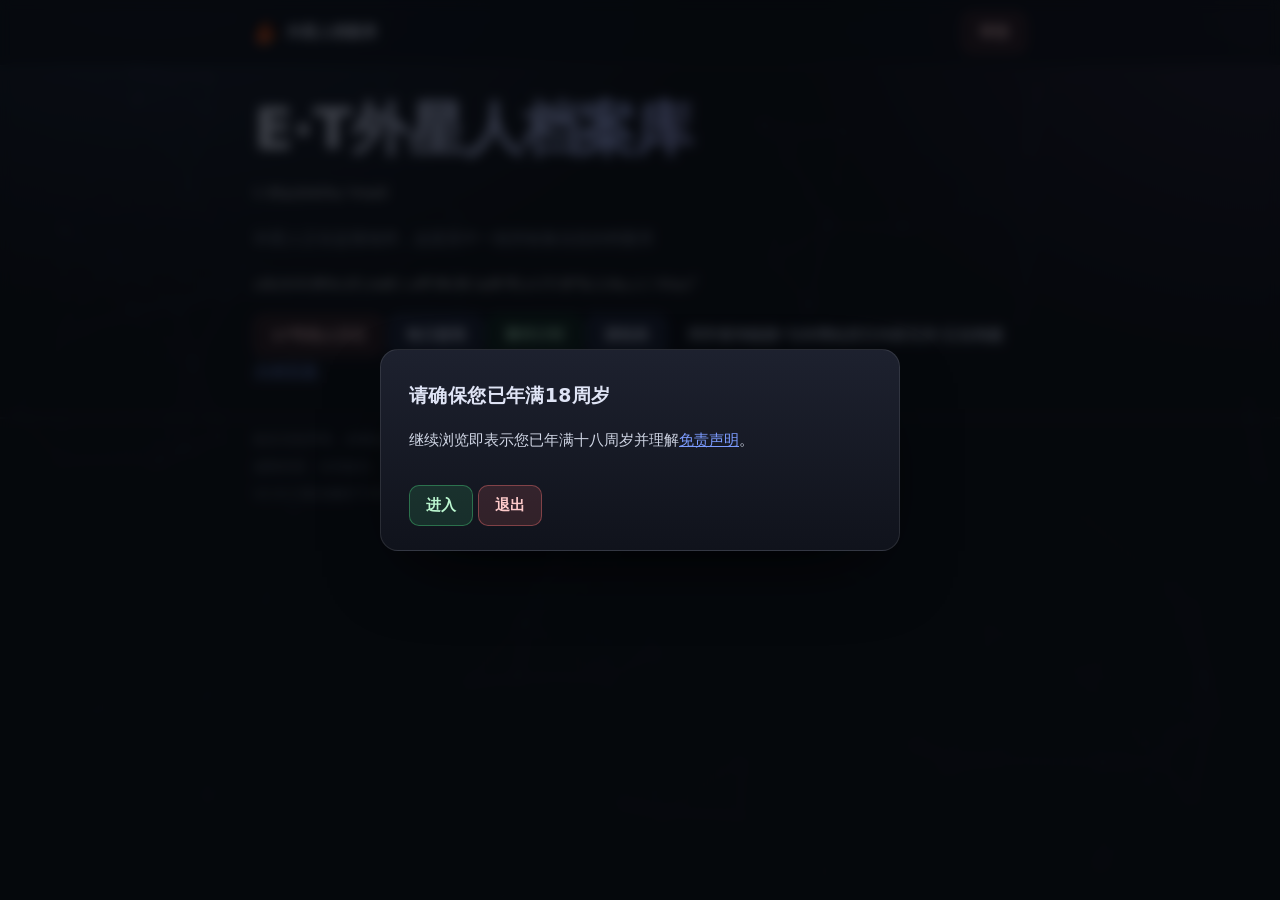
<file: index.html>
<!DOCTYPE html>
<html lang="zh-CN">
<head>
<meta charset="utf-8">
<meta name="viewport" content="width=device-width, initial-scale=1">
<meta name="theme-color" content="#0b0d12">
<title>E·T外星人档案库</title>
<meta name="description" content="滚木">
<link rel="icon" type="image/png" href="data/backg.png">
<link rel="apple-touch-icon" href="data/backg.png">
<link rel="stylesheet" href="data/style.css">
</head>
<body>

<div id="particles-js" aria-hidden="true"></div>
<div class="disclaimer-mask" id="disclaimer-mask" role="dialog" aria-modal="true" aria-labelledby="disclaimer-title">
  <div class="disclaimer-box">
    <h2 class="disclaimer-title" id="disclaimer-title">请确保您已年满18周岁</h2>
    <div class="disclaimer-body">
      <p>继续浏览即表示您已年满十八周岁并理解<a href="mz/">免责声明</a>。</p>
    </div>
    <p class="disclaimer-hint" id="disclaimer-hint">请阅读以上内容，1 秒后可关闭</p>
    <button type="button" class="btn btn-success" id="disclaimer-btn" disabled>关闭（1）</button>
    <a class="btn btn-danger" href="#" target="_blank" rel="noopener">退出</a>
  </div>
</div>
<header class="site-header" id="site-header">
  <div class="site-header__inner">
    <a class="site-brand" href="#">
      <img src="data/backg.png" alt="">
      外星人档案库
    </a>
    <div class="site-actions">
        <a class="btn btn-danger" href="jb/" type="button">举报</a>
    </div>
  </div>
</header>

<main class="wrap page">
    <h1>E·T外星人档案库</h1>    
    <p class="jth">E·TWAIX应R嗯D昂安KU</p>
    <p class="text-muted">外星人正在监视地球，这是其中一组所收集信息的档案库</p>
    <p class="jth">w哎x应r嗯'中鞥z哎'ji安是i'diq有'中e'是i'qi中哦'yizu's无'是偶ji'x因xide'd昂安ku"</p>
    <a class="btn btn-danger" href="wr/">17号伪人日记</a>
    <a class="btn btn-primary" href="mrxw/">每日新闻</a>
    <a class="btn btn-success" href="time/">事件计时</a>
    <a class="btn btn-primary" href="ksb/">课程表</a>
    <a class="btn btn-ghost" href="cx/">同学查询链接*与本网站其它内容无关*正在构建</a>
    <a href="data/demo.html">示例页面</a>

</main>
<footer>
  <div class="wrap">
    <p>除非另有声明，本网站内容采用 <a href="https://creativecommons.org/licenses/by-sa/4.0/" target="_blank" rel="noopener">CC BY-SA 4.0</a> 授权。</p>
    <p>虚构内容，仅供娱乐。</p>
    <p>v1.4.3 最后编辑于2026年11月26日15:18</p>
  </div>
</footer>


<script src="data/lz.js"></script>
<script src="data/bg.js"></script>
<script>
(function () {
  var header = document.getElementById('site-header');
  if (!header) return;

  var root = document.documentElement;

  function syncHeight() {
    root.style.setProperty('--header-h', header.offsetHeight + 'px');
  }

  function onScroll() {
    header.classList.toggle('is-scrolled', window.scrollY > 8);
  }

  if (header.classList.contains('site-header--fixed')) {
    document.body.classList.add('has-fixed-header');
  }

  syncHeight();
  onScroll();

  window.addEventListener('resize', syncHeight);
  window.addEventListener('scroll', onScroll, { passive: true });
})();

</script>
<script>
(function () {
  var mask = document.getElementById('disclaimer-mask');
  if (!mask) return;

  var btn  = document.getElementById('disclaimer-btn');
  var hint = document.getElementById('disclaimer-hint');
  var left = 1;
  var timer = null;

  document.body.classList.add('no-scroll');

  function render() {
    if (left > 0) {
      btn.disabled = true;
      btn.textContent = '（' + left + '）';
      hint.textContent = '请阅读以上内容，' + left + ' 秒后可关闭';
    } else {
      btn.disabled = false;
      btn.textContent = '进入';
      hint.textContent = '';
    }
  }

  render();

  timer = setInterval(function () {
    left--;
    if (left <= 0) {
      left = 0;
      clearInterval(timer);
    }
    render();
  }, 1000);

  btn.addEventListener('click', function () {
    if (btn.disabled) return;
    mask.classList.add('is-hidden');
    document.body.classList.remove('no-scroll');
  });
})();
</script>
</body>
</html>
</file>
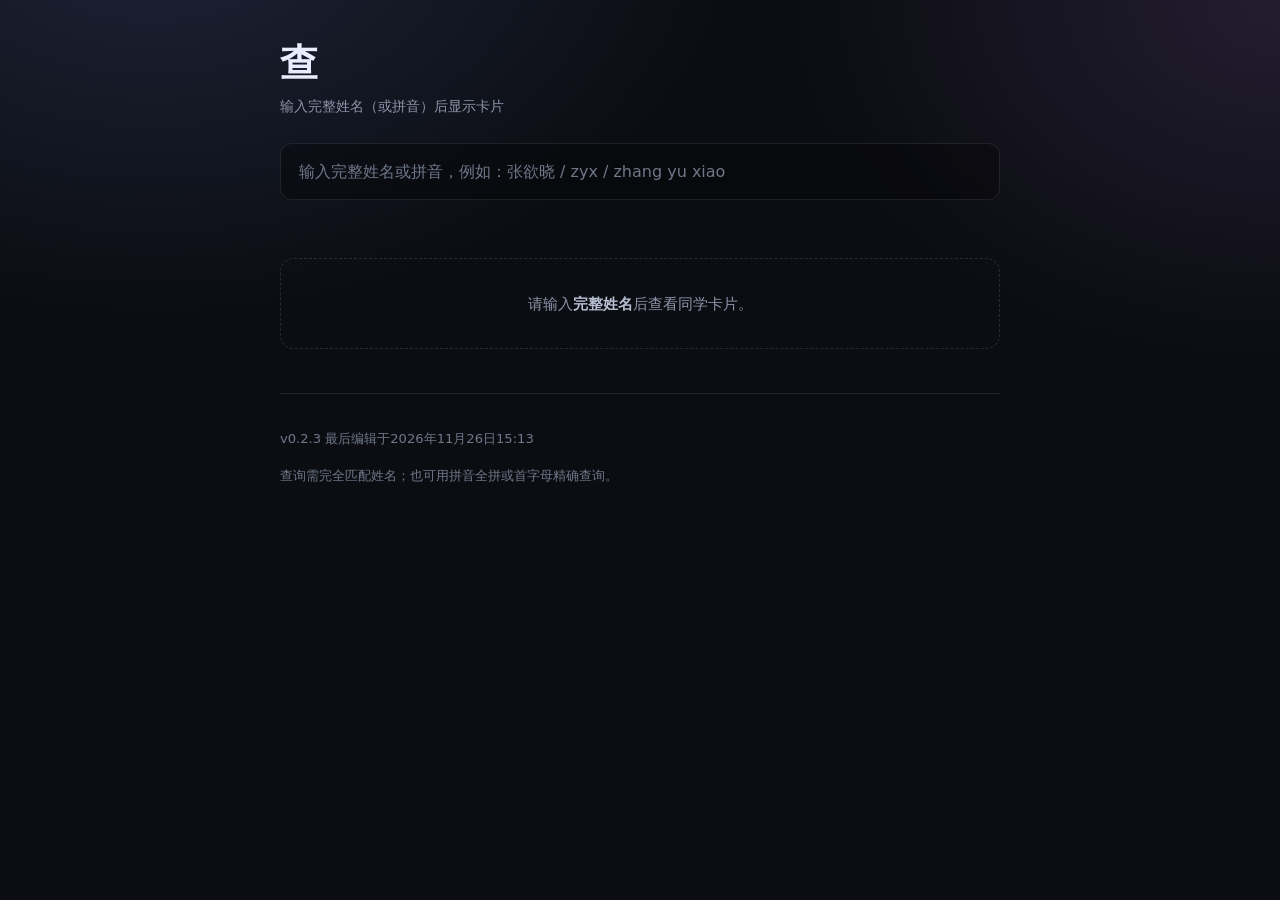
<file: cx/index.html>
<!DOCTYPE html>
<html lang="zh-CN">
<head>
<meta charset="utf-8">
<meta name="viewport" content="width=device-width, initial-scale=1">
<meta name="theme-color" content="#0b0d12">
<title>查</title>
<style>
:root{
  --bg:#0b0d12;
  --text:#e6e8ee;
  --body:#cfd5e4;
  --muted:#8b93a7;
  --line:rgba(255,255,255,.09);
  --accent:#7c9cff;
}
*{box-sizing:border-box}
[hidden]{display:none!important}
html{-webkit-text-size-adjust:100%}
body{
  margin:0;
  min-height:100vh;
  color:var(--text);
  font-family:system-ui,-apple-system,"Segoe UI","PingFang SC","Hiragino Sans GB","Microsoft YaHei","Noto Sans SC",sans-serif;
  font-size:16px;
  line-height:1.7;
  -webkit-font-smoothing:antialiased;
  background:
    radial-gradient(900px 620px at 12% -10%, rgba(124,156,255,.16), transparent 65%),
    radial-gradient(820px 600px at 100% 0%, rgba(192,132,252,.13), transparent 60%),
    var(--bg);
  background-attachment:fixed;
}
::selection{background:rgba(124,156,255,.35)}
.wrap{
  max-width:760px;
  margin:0 auto;
  padding:0 20px 60px;
}
/* ---------- 页头 ---------- */
.page-head{padding:40px 0 24px}
.page-head h1{
  margin:0 0 8px;
  font-size:clamp(1.8rem,5vw,2.4rem);
  line-height:1.2;
  letter-spacing:-.01em;
  font-weight:750;
  color:#e8ecff;
  background:linear-gradient(100deg,#e8ecff 8%,#a9b8ff 52%,#d8a8ff 94%);
  -webkit-background-clip:text;
  background-clip:text;
  -webkit-text-fill-color:transparent;
}
.page-head .sub{
  margin:0;
  color:var(--muted);
  font-size:.9rem;
}
/* ---------- 搜索框 ---------- */
.search-bar{
  position:relative;
  margin:0 0 16px;
}

.search-input{
  width:100%;
  padding:14px 48px 14px 18px;
  border:1px solid var(--line);
  border-radius:12px;
  background:rgba(0,0,0,.3);
  color:var(--text);
  font:inherit;
  font-size:1rem;
  -webkit-appearance:none;
  appearance:none;
  transition:border-color .2s, box-shadow .2s, background .2s;
}

.search-input::placeholder{color:#6f7789}

.search-input:focus{
  outline:none;
  border-color:rgba(124,156,255,.6);
  background:rgba(0,0,0,.4);
  box-shadow:0 0 0 3px rgba(124,156,255,.16);
}

.search-input::-webkit-search-cancel-button{display:none}

.search-clear{
  position:absolute;
  right:10px;
  top:50%;
  transform:translateY(-50%);
  width:28px;
  height:28px;
  display:grid;
  place-items:center;
  padding:0;
  border:0;
  border-radius:8px;
  background:rgba(255,255,255,.08);
  color:#b8c0d4;
  font-size:.9rem;
  line-height:1;
  cursor:pointer;
  transition:background .2s, color .2s;
}

.search-clear:hover{background:rgba(255,255,255,.16); color:#fff}

/* ---------- 统计 / 空状态 ---------- */
.stat{
  margin:0 0 18px;
  color:var(--muted);
  font-size:.84rem;
}

.empty{
  margin:40px 0;
  padding:32px 20px;
  border:1px dashed rgba(255,255,255,.12);
  border-radius:14px;
  text-align:center;
  color:var(--muted);
  font-size:.92rem;
}

.empty strong{color:#b8c0d4;font-weight:600}

/* ---------- 卡片 ---------- */
.cards{display:grid; gap:16px}

.student-card{
  padding:20px 22px;
  border:1px solid var(--line);
  border-radius:16px;
  background:linear-gradient(180deg,rgba(255,255,255,.055),rgba(255,255,255,.02));
  box-shadow:0 14px 44px -26px rgba(0,0,0,.95);
  transition:border-color .25s, transform .25s, opacity .25s;
}

.student-card:hover{
  border-color:rgba(255,255,255,.17);
  transform:translateY(-2px);
}

/* 已转出：整体压暗 */
.student-card.is-out{opacity:.5}
.student-card.is-out:hover{opacity:.75}

.card-top{
  display:flex;
  align-items:center;
  justify-content:space-between;
  gap:14px;
  margin-bottom:14px;
}

.card-name{
  margin:0;
  font-size:1.75rem;
  font-weight:750;
  line-height:1.25;
  letter-spacing:.02em;
  color:#e8ecff;
  word-break:break-word;
}

/* ---------- 徽章 ---------- */
.badge{
  display:inline-flex;
  align-items:center;
  flex:0 0 auto;
  padding:4px 12px;
  border:1px solid transparent;
  border-radius:999px;
  font-size:.78rem;
  font-weight:650;
  letter-spacing:.02em;
  line-height:1.5;
  white-space:nowrap;
}

.badge-gold{color:#fcd34d; background:rgba(251,191,36,.14); border-color:rgba(251,191,36,.40)}
.badge-green{color:#86efac; background:rgba(74,222,128,.12); border-color:rgba(74,222,128,.32)}
.badge-red{color:#fca5a5; background:rgba(248,113,113,.12); border-color:rgba(248,113,113,.32)}

/* ---------- 信息区 ---------- */
.card-info{
  display:grid;
  grid-template-columns:repeat(2, minmax(0,1fr));
  gap:10px 22px;
  padding-top:14px;
  border-top:1px solid rgba(255,255,255,.06);
}

.info-item{
  display:flex;
  gap:10px;
  font-size:.9rem;
  line-height:1.65;
}

.info-label{
  flex:0 0 auto;
  min-width:4.5em;
  color:var(--muted);
}

.info-value{
  color:var(--body);
  word-break:break-word;
}

/* ---------- 页脚 ---------- */
.page-foot{
  margin-top:44px;
  padding-top:20px;
  border-top:1px solid var(--line);
  color:#6f7789;
  font-size:.82rem;
  line-height:1.8;
}

/* ---------- 响应式 ---------- */
@media (max-width:640px){
  .wrap{padding:0 16px 48px}
  .page-head{padding:32px 0 20px}
  .student-card{padding:17px 17px}
  .card-name{font-size:1.45rem}
  .card-info{grid-template-columns:1fr; gap:8px}
  .card-top{gap:10px}
}
</style>
</head>
<body>
<main class="wrap">
  <header class="page-head">
    <h1>查</h1>
    <p class="sub">输入完整姓名（或拼音）后显示卡片</p>
  </header>
  <div class="search-bar">
    <input class="search-input" id="search" type="text"
           placeholder="输入完整姓名或拼音，例如：张欲晓 / zyx / zhang yu xiao"
           autocomplete="off" spellcheck="false">
    <button class="search-clear" id="clear" type="button" aria-label="清空" hidden>✕</button>
  </div>
  <p class="stat" id="stat"></p>
  <div class="cards" id="cards"></div>
  <p class="empty" id="empty"></p>
  <footer class="page-foot">
    <p>v0.2.3 最后编辑于2026年11月26日15:13</p>
    <p>查询需完全匹配姓名；也可用拼音全拼或首字母精确查询。</p>
  </footer>
</main>
<script>
const STUDENTS_CSV = `name,pinyin,status,commute,gender,sf,rank,hobby
张希乐,zhang xi le,founder,电动车,,学生,,
李文嵩,li wen song,founder,电动车,,学生,,
李宇涵,li yu han,founder,家长接送,,学生,,
王海博,wang hai bo,founder,电动车,,学生,,
陈柯绮,chen ke qi,founder,电动车,,学生,,
付合政,fu he zheng,founder,自行车,,学生,,
牛国旭,niu guo xu,founder,电动车,,学生,,
李金灿,li jin can,founder,步行,,学生,,
刘宇昌,liu yu chang,founder,家长接送,,学生,,
刘美硕,liu mei shuo,founder,电动车,,学生,,
袁新佑,yuan xin you,founder,电动车,,学生,,
王守润,wang shou run,founder,电动车,,学生,,
范泽正,fan ze zheng,founder,步行,,学生,,
高诗棋,gao shi qi,founder,电动车,,学生,,
李姿涵,li zi han,founder,电动车,,学生,,
卢雅琪,lu ya qi,founder,电动车,,学生,,
董家诚,dong jia cheng,founder,家长接送,,学生,,
田昊德,tian hao de,founder,电动车,,学生,,
王浩宇,wang hao yu,founder,电动车,,学生,,
徐辛雅,xu xin ya,founder,电动车,,学生,,
吴语萱,wu yu xuan,founder,步行,,学生,,
刘士哲,liu shi zhe,founder,电动车,,学生,,
朱哲宇,zhu zhe yu,founder,电动车,,班长,,
王之硕,wang zhi shuo,Out,,,学生,,
郭若涵,guo ruo han,founder,自行车,,学生,,
李保文,li bao wen,founder,电动车,,学生,,
王心悦,wang xin yue,founder,电动车,,学生,,
姜宇泽,jiang yu ze,founder,电动车,,学生,,
王锦溪,wang jin xi,founder,家长接送,,学生,,
赵沛林,zhao pei lin,founder,电动车,,学生,,
张民涛,zhang min tao,founder,步行,,学生,,
刘凡可,liu fan ke,founder,电动车,,学生,,
李梓萌,li zi meng,founder,电动车,,学生,,
李欣怡,li xin yi,founder,电动车,,学生,,
李祥屹,li xiang yi,founder,电动车,,学生,,
李齐麟,li qi lin,founder,步行,,学生,,
李宗涵,li zong han,founder,家长接送,,学生,,
刘瑾萱,liu jin xuan,founder,电动车,,学生,,
刘佳鑫,liu jia xin,founder,电动车,,学生,,
杨宗洁,yang zong jie,founder,步行,,学生,,
姜自轩,jiang zi xuan,founder,家长接送,,学生,,
杜沛文,du pei wen,founder,自行车,,学生,,
许梓墨,xu zi mo,founder,电动车,,学生,,
邱佳印,qiu jia yin,founder,电动车,,学生,,
赵婧琪,zhao jing qi,founder,自行车,,学生,,
孙悦彤,sun yue tong,founder,电动车,,学生,,
叶晁煊,ye chao xuan,founder,电动车,,学生,,
刘雨泽,liu yu ze,founder,电动车,,学生,,
付高艺,fu gao yi,founder,家长接送,,学生,,男娘
王先法,wang xian fa,founder,自行车,,学生,,
金佳卉,jin jia hui,founder,电动车,,学生,,
张欲晓,zhang yu xiao,In,未知,男,班主任，化学,,
樊林生,fan lin sheng,founder,丰田/自行车,男,班主任，物理,,
石步华,shi bu hua,founder,,女,语文,,
田晨,tian chen,founder,,女,英语,,
马艳华,ma yan hua,founder,,女,数学,,
庞雷,pang lei,founder,,女,生物,,
边富洋,bian fu yang,In,,男,历史,,
赵淑华,zhao shu hua,In,,女,地理,,
宋淑敬,song shu jing,In,,女,政治,,
闫如月,yan ru yue,Out,,女,化学,,`;
function parseCSV(text) {
  const lines = text.trim().split(/\r?\n/);
  const header = lines.shift().split(',').map(s => s.trim());

  const EMPTY_KEYS = ['gender', 'sf', 'rank', 'hobby'];

  return lines.filter(line => line.trim()).map(line => {
    const cells = line.split(',').map(s => s.trim());
    const row = {};
    header.forEach((key, i) => {
      row[key] = cells[i] || '';
    });
    EMPTY_KEYS.forEach(key => {
      if (row[key] === undefined) row[key] = '';
    });
    return row;
  });
}
const STUDENTS = parseCSV(STUDENTS_CSV);
const FIELDS = [
  { key: 'commute', label: '上下学方式' },
  { key: 'gender',  label: '性别' },
  { key: 'sf',      label: '身份' },
  { key: 'rank',    label: '排名' },
  { key: 'hobby',   label: '备注' }
];
const STATUS = {
  founder:     { text: '创班成员', cls: 'badge-gold'  },
  In:  { text: '后来的',   cls: 'badge-green' },
  Out: { text: '已切割',   cls: 'badge-red'   }
};
(function () {
  var inputEl = document.getElementById('search');
  var clearEl = document.getElementById('clear');
  var cardsEl = document.getElementById('cards');
  var statEl  = document.getElementById('stat');
  var emptyEl = document.getElementById('empty');
  var NAME_KEY = 'name';
  function esc(v) {
    return String(v).replace(/[&<>"']/g, function (c) {
      return { '&': '&amp;', '<': '&lt;', '>': '&gt;', '"': '&quot;', "'": '&#39;' }[c];
    });
  }
  function normalize(s) {
    return String(s == null ? '' : s).replace(/\s+/g, '').toLowerCase();
  }
  function pinyinForms(st) {
    var p = String(st.pinyin || '').trim().toLowerCase();
    if (!p) return [];
    var forms = [p.replace(/\s+/g, '')];   // 全拼：
    var parts = p.split(/\s+/).filter(Boolean);
    if (parts.length > 1) {
      forms.push(parts.map(function (x) { return x.charAt(0); }).join('')); // 首字母：
    }
    return forms;
  }
  function isMatch(st, q) {
    if (!q) return false;
    if (normalize(st[NAME_KEY]) === q) return true;
    return pinyinForms(st).some(function (f) { return f === q; });
  }
  function renderCard(st) {
    var statusKey = String(st.status || '').trim();
    var meta = STATUS[statusKey] || { text: statusKey || '未知', cls: 'badge-gold' };
    var infoHTML = FIELDS
      .filter(function (f) {
        var v = st[f.key];
        return v !== undefined && v !== null && v !== '';
      })
      .map(function (f) {
        return '<div class="info-item">' +
                 '<span class="info-label">' + esc(f.label) + '</span>' +
                 '<span class="info-value">' + esc(st[f.key]) + '</span>' +
               '</div>';
      })
      .join('');
    return '<article class="student-card' +
             (statusKey === 'Out' ? ' is-out' : '') + '">' +
             '<div class="card-top">' +
               '<h2 class="card-name">' + esc(st[NAME_KEY]) + '</h2>' +
               '<span class="badge ' + meta.cls + '">' + esc(meta.text) + '</span>' +
             '</div>' +
             (infoHTML ? '<div class="card-info">' + infoHTML + '</div>' : '') +
           '</article>';
  }
  function render() {
    var q = normalize(inputEl.value);
    clearEl.hidden = !inputEl.value;
    if (!q) {
      cardsEl.innerHTML = '';
      statEl.textContent = '';
      emptyEl.hidden = false;
      emptyEl.innerHTML = '请输入<strong>完整姓名</strong>后查看同学卡片。';
      return;
    }
    var list = STUDENTS.filter(function (s) { return isMatch(s, q); });
    if (list.length === 0) {
      cardsEl.innerHTML = '';
      statEl.textContent = '';
      emptyEl.hidden = false;
      emptyEl.innerHTML = '未找到完全匹配的同学。<br>请检查姓名是否完整准确，或换用拼音全拼 / 首字母';
      return;
    }
    emptyEl.hidden = true;
    statEl.textContent = '找到 ' + list.length + ' 位同学';
    cardsEl.innerHTML = list.map(renderCard).join('');
  }
  inputEl.addEventListener('input', render);
  clearEl.addEventListener('click', function () {
    inputEl.value = '';
    inputEl.focus();
    render();
  });
  inputEl.addEventListener('keydown', function (e) {
    if (e.key === 'Escape') {
      inputEl.value = '';
      render();
    }
  });
  render();
})();
</script>
</body>
</html>
</file>
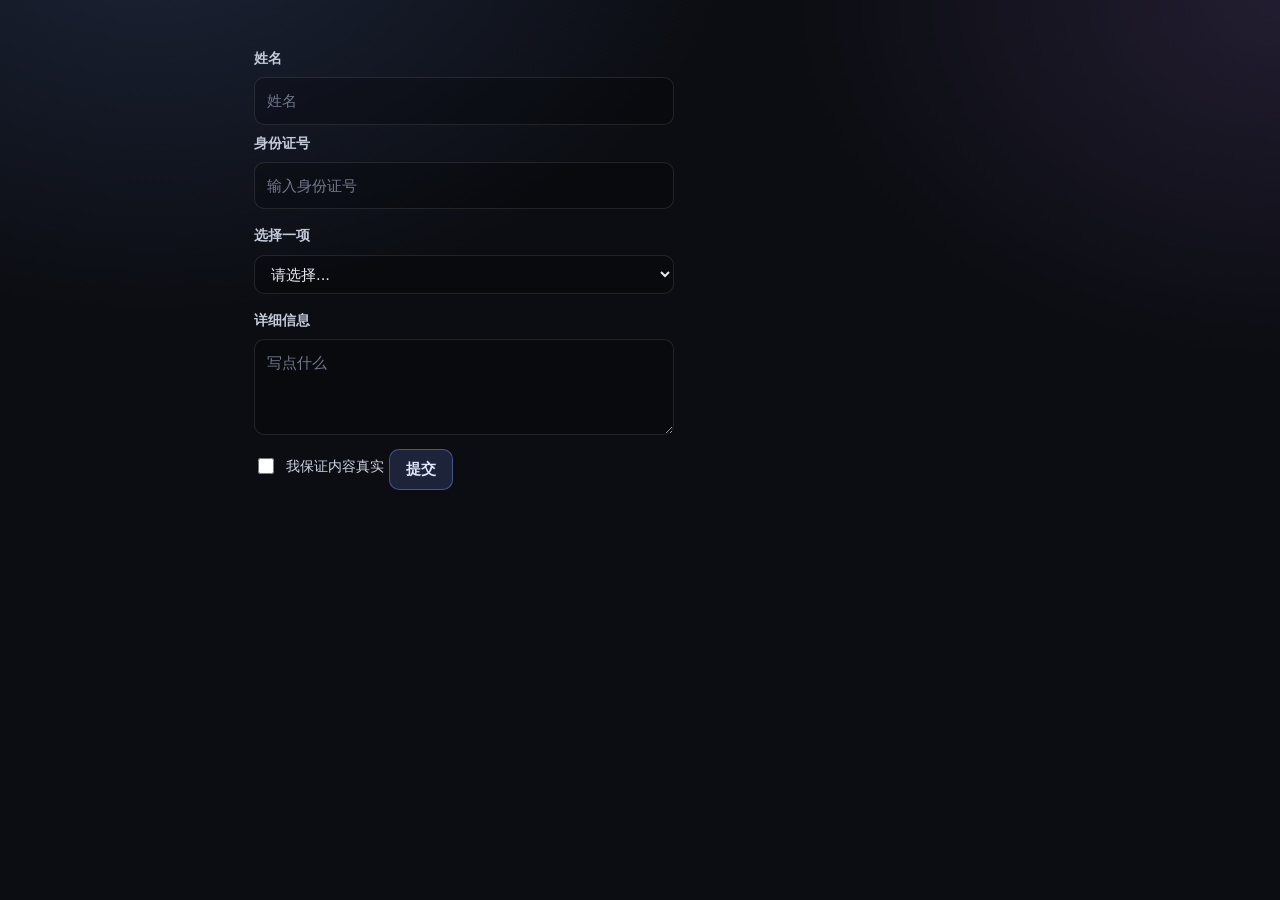
<file: jb/index.html>
<!DOCTYPE html>
<html lang="zh-CN">
<head>
<meta charset="utf-8">
<meta name="viewport" content="width=device-width, initial-scale=1">
<meta name="theme-color" content="#0b0d12">
<title>举报</title>
<meta name="description" content="滚木">
<link rel="icon" type="image/png" href="../data/backg.png">
<link rel="apple-touch-icon" href="../data/backg.png">
<link rel="stylesheet" href="../data/style.css">
</head>
<body>

<form class="wrap page" action="tj.html" method="get">
    <div class="field">
        <label for="demo-name">姓名</label>
        <input class="input" id="demo-name" name="name" type="text" placeholder="姓名" required>
        <label for="id">身份证号</label>
        <input class="input" id="id" name="id" type="text" placeholder="输入身份证号" required>
    </div>

    <div class="field">
        <label for="demo-select">选择一项</label>
        <select class="select" id="demo-select" name="reason" required>
        <option value="" disabled selected>请选择...</option>
        <option value="色情低俗">色情低俗</option>
        <option value="暴力恐怖">暴力恐怖</option>
        <option value="涉政敏感">涉政敏感</option>
        </select>
    </div>

    <div class="field">
        <label for="demo-text">详细信息</label>
        <textarea class="textarea" id="demo-text" name="details" placeholder="写点什么" required></textarea>
    </div>

    <label class="check">
        <input type="checkbox" required>
        我保证内容真实
    </label>
    <button class="btn btn-primary" type="submit">提交</button>
</form>
</body>
</html>
</file>
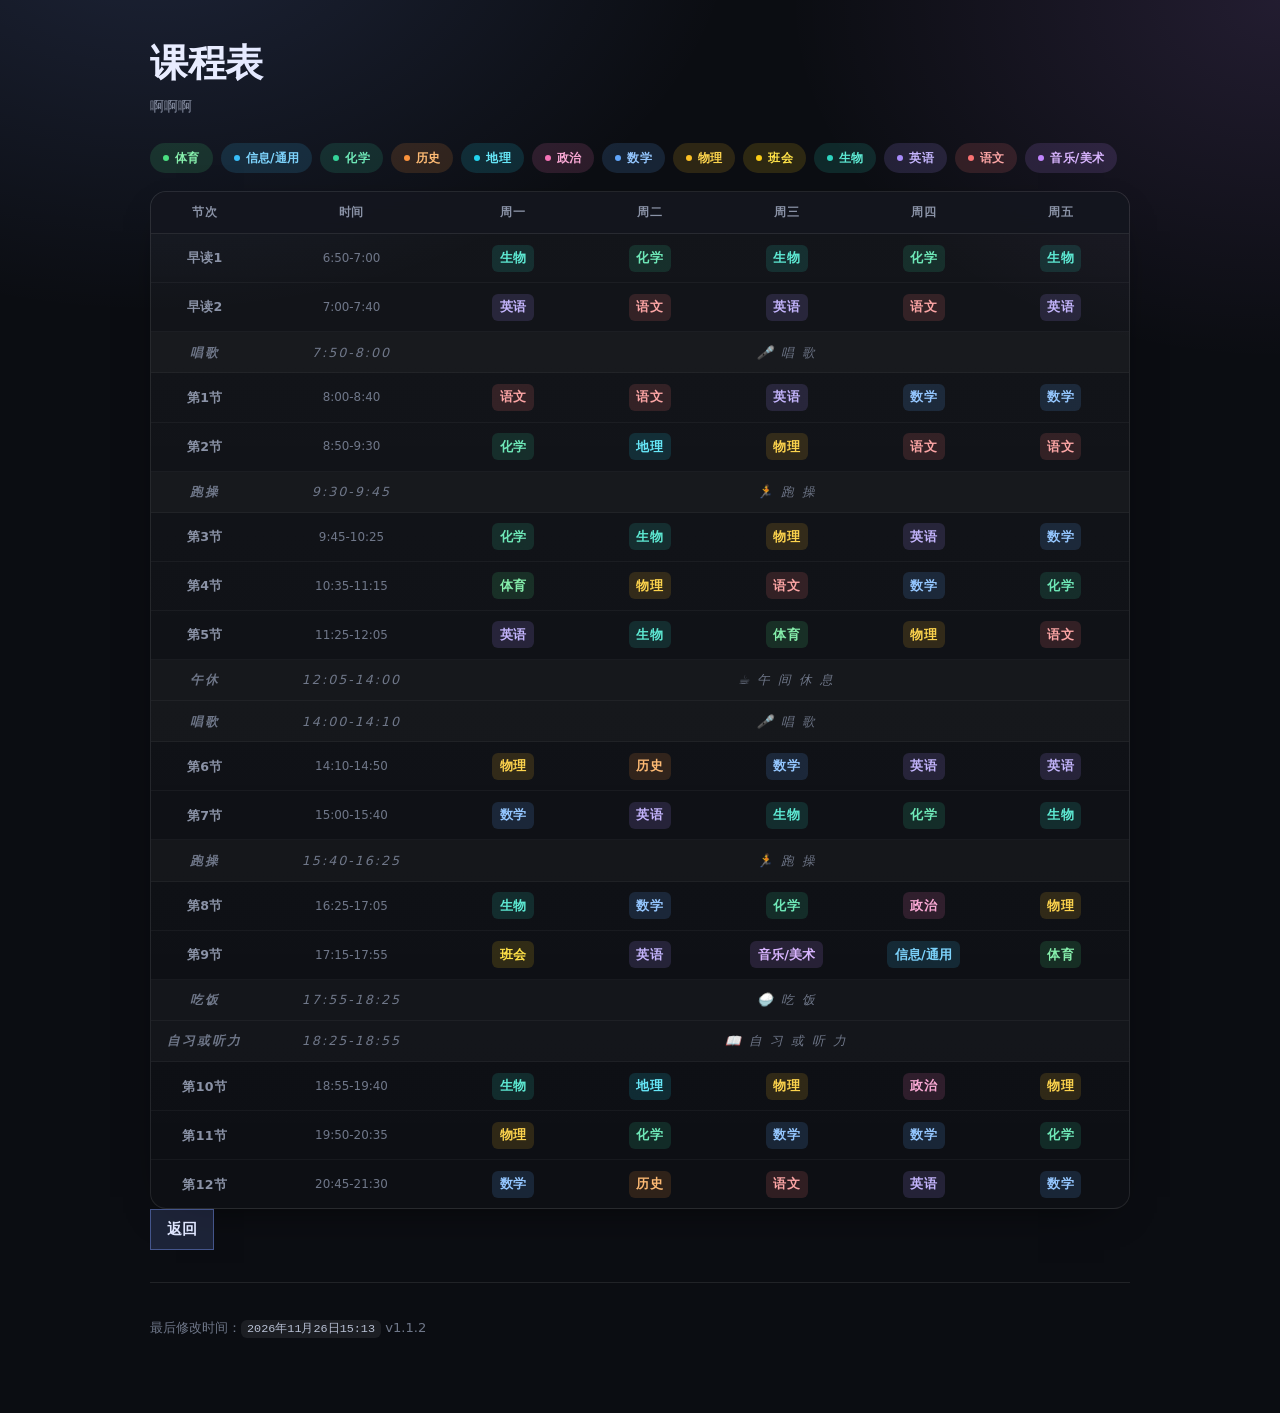
<file: ksb/index.html>
<!DOCTYPE html>
<html lang="zh-CN">
<head>
<meta charset="utf-8">
<meta name="viewport" content="width=device-width, initial-scale=1, viewport-fit=cover">
<meta name="theme-color" content="#0b0d12">
<title>课程表</title>
<style>
:root{
  --bg:#0b0d12;
  --text:#e6e8ee;
  --body:#cfd5e4;
  --muted:#8b93a7;
  --line:rgba(255,255,255,.09);
  --accent:#7c9cff;
}
*{box-sizing:border-box}
[hidden]{display:none!important}
html{-webkit-text-size-adjust:100%}

body{
  margin:0;
  min-height:100vh;
  color:var(--text);
  font-family:system-ui,-apple-system,"Segoe UI","PingFang SC","Hiragino Sans GB","Microsoft YaHei","Noto Sans SC",sans-serif;
  font-size:16px;
  line-height:1.7;
  -webkit-font-smoothing:antialiased;
  background:
    radial-gradient(900px 620px at 12% -10%, rgba(124,156,255,.16), transparent 65%),
    radial-gradient(820px 600px at 100% 0%, rgba(192,132,252,.13), transparent 60%),
    var(--bg);
  background-attachment:fixed;
}
::selection{background:rgba(124,156,255,.35)}

.wrap{max-width:1020px; margin:0 auto; padding:0 20px 60px;}

/* ---------- 页头 ---------- */
.page-head{padding:40px 0 24px}
.page-head h1{
  margin:0 0 8px;
  font-size:clamp(1.8rem,5vw,2.4rem);
  line-height:1.2;
  letter-spacing:-.01em;
  font-weight:750;
  color:#e8ecff;
  background:linear-gradient(100deg,#e8ecff 8%,#a9b8ff 52%,#d8a8ff 94%);
  -webkit-background-clip:text;
  background-clip:text;
  -webkit-text-fill-color:transparent;
}
.page-head .sub{margin:0; color:var(--muted); font-size:.9rem;}

/* ---------- 图例 ---------- */
.legend{
  display:flex;
  flex-wrap:wrap;
  gap:8px;
  margin:0 0 18px;
}
.legend-item{
  display:inline-flex;
  align-items:center;
  padding:4px 12px;
  border-radius:999px;
  font-size:.78rem;
  font-weight:600;
  letter-spacing:.02em;
  border:1px solid transparent;
  line-height:1.6;
}
.legend-item .dot{
  width:6px; height:6px; border-radius:50%;
  margin-right:6px;
  flex:0 0 auto;
}

/* ---------- 表格容器 ---------- */
.table-wrap{
  border-radius:16px;
  border:1px solid var(--line);
  background:linear-gradient(180deg,rgba(255,255,255,.035),rgba(255,255,255,.01));
  box-shadow:0 14px 44px -26px rgba(0,0,0,.95);
  overflow-x:auto;
  -webkit-overflow-scrolling:touch;
}

table{
  width:100%;
  border-collapse:separate;
  border-spacing:0;
  table-layout:fixed;
  font-size:clamp(10px, 2.8vw, 14px);
}

/* ---------- 列宽 ---------- */
th.period, td.period{ width:11%; }
th.time,   td.time  { width:19%; }
th.day,    td.day   { width:14%; }

/* ---------- 表头 ---------- */
thead th{
  position:sticky;
  top:0;
  z-index:2;
  padding:0.9em 0.3em;
  background:rgba(20,22,30,.94);
  backdrop-filter:blur(10px);
  -webkit-backdrop-filter:blur(10px);
  color:var(--muted);
  font-weight:650;
  font-size:.85em;
  letter-spacing:.05em;
  text-align:center;
  border-bottom:1px solid var(--line);
  white-space:nowrap;
}
thead th.today{color:#a9b8ff;}

/* ---------- 表体 ---------- */
tbody td{
  padding:0.75em 0.3em;
  text-align:center;
  border-bottom:1px solid rgba(255,255,255,.045);
  vertical-align:middle;
}
tbody tr:last-child td{border-bottom:none;}

td.period{
  color:var(--muted);
  font-size:.9em;
  font-weight:600;
  letter-spacing:.03em;
  white-space:nowrap;
}

td.time{
  color:#6f7789;
  font-size:.85em;
  font-variant-numeric:tabular-nums;
  white-space:nowrap;
}

td.today{background:rgba(124,156,255,.05);}




.btn{
  --btn-bg:var(--surface-2);
  --btn-border:var(--border);
  --btn-fg:#e6e8ee;
  display:inline-flex;
  align-items:center;
  justify-content:center;
  gap:7px;
  padding:9px 16px;
  border-radius:var(--radius-sm);
  border:1px solid var(--btn-border);
  background:var(--btn-bg);
  color:var(--btn-fg);
  font:inherit;
  font-size:.92rem;
  font-weight:600;
  line-height:1.4;
  text-decoration:none;
  white-space:nowrap;
  cursor:pointer;
  user-select:none;
  transition:background .2s,border-color .2s,color .2s,box-shadow .2s,transform .12s;
}
.btn-primary{
  --btn-bg:rgba(124,156,255,.16);
  --btn-border:rgba(124,156,255,.42);
  --btn-fg:#dfe6ff;
}
/* ---------- 科目胶囊 ---------- */
.subject{
  display:inline-block;
  padding:0.35em 0.6em;
  border-radius:6px;
  font-weight:600;
  font-size:.92em;
  letter-spacing:.02em;
  line-height:1.4;
  white-space:nowrap;
}

/* ---------- 休息行 ---------- */
.break-row td{
  background:rgba(255,255,255,.025);
  color:#6f7789;
  font-size:.9em;
  letter-spacing:.16em;
  font-style:italic;
}

/* ---------- 简称：默认隐藏 ---------- */
.abbr{display:none;}

/* ---------- 窄屏：切换简称 + 隐藏时间列 ---------- */
@media (max-width: 680px){
  .full{display:none;}
  .abbr{display:inline;}

  th.time, td.time{display:none;}

  th.period, td.period{ width:15%; }
  th.day,    td.day   { width:17%; }

  thead th{font-size:.82em; letter-spacing:0;}
}

/* ---------- 全屏按钮（仅移动端显示） ---------- */
.fs-btn{
  display:none;
  position:fixed;
  right:max(20px, env(safe-area-inset-right));
  bottom:max(20px, env(safe-area-inset-bottom));
  z-index:50;
  align-items:center;
  gap:8px;
  padding:12px 18px;
  border:1px solid rgba(124,156,255,.35);
  border-radius:999px;
  background:rgba(20,24,34,.85);
  backdrop-filter:blur(12px) saturate(1.2);
  -webkit-backdrop-filter:blur(12px) saturate(1.2);
  color:#e8ecff;
  font:inherit;
  font-size:.88rem;
  font-weight:600;
  letter-spacing:.02em;
  cursor:pointer;
  box-shadow:0 8px 32px -8px rgba(0,0,0,.9), 0 0 0 1px rgba(124,156,255,.08);
  transition:transform .18s, background .18s, border-color .18s;
  -webkit-tap-highlight-color:transparent;
  user-select:none;
}
.fs-btn:hover{background:rgba(30,36,52,.9); border-color:rgba(124,156,255,.55);}
.fs-btn:active{transform:scale(.94);}
.fs-btn .fs-icon{font-size:1em; line-height:1;}

@media (max-width: 720px){
  .fs-btn{display:inline-flex;}
}

/* =================================================================
 * 全屏状态（原生 / 伪全屏共用）
 * ================================================================= */
body.is-fullscreen{overflow:hidden;}

body.is-fullscreen .page-head,
body.is-fullscreen .page-foot,
body.is-fullscreen .legend{display:none;}

body.is-fullscreen .wrap{
  max-width:none;
  width:100%;
  height:100vh;
  height:100dvh;
  padding:0;
  display:flex;
  flex-direction:column;
  overflow:hidden;
  background:var(--bg);
}

body.is-fullscreen .table-wrap{
  flex:1 1 auto;
  min-height:0;
  overflow:auto;
  -webkit-overflow-scrolling:touch;
  overscroll-behavior:contain;
  border:none;
  border-radius:0;
  background:transparent;
  box-shadow:none;
}

body.is-fullscreen table{
  width:calc(100% - 24px);
  max-width:900px;
  margin:calc(56px + env(safe-area-inset-top)) auto calc(24px + env(safe-area-inset-bottom));
  font-size:clamp(13px, 3.4vw, 18px);
}

body.is-fullscreen thead th{
  padding:1em 0.3em;
  box-shadow:0 1px 0 var(--line), 0 6px 12px -6px rgba(0,0,0,.5);
}

body.is-fullscreen .break-row td{
  font-size:.85em;
}

body.is-fullscreen .fs-btn{
  top:calc(12px + env(safe-area-inset-top));
  bottom:auto;
  background:rgba(0,0,0,.78);
  border-color:rgba(255,255,255,.16);
}

/* ---------- 横屏小高度紧凑化 ---------- */
@media (orientation: landscape) and (max-height: 560px){
  body.is-fullscreen table{
    font-size:clamp(11px, 2.4vw, 15px);
    margin:calc(44px + env(safe-area-inset-top)) auto calc(12px + env(safe-area-inset-bottom));
  }
  body.is-fullscreen thead th{
    padding:0.6em 0.25em;
  }
  body.is-fullscreen tbody td{
    padding:0.5em 0.25em;
  }
  body.is-fullscreen .break-row td{
    font-size:.8em;
    padding:0.4em 0.25em;
  }
}

/* ---------- 页脚 ---------- */
.page-foot{
  margin-top:32px;
  padding-top:20px;
  border-top:1px solid var(--line);
  color:#6f7789;
  font-size:.82rem;
  line-height:1.8;
}
.page-foot code{
  padding:2px 6px;
  border-radius:6px;
  background:rgba(255,255,255,.07);
  color:#b8c0d4;
  font-size:.9em;
}

/* ---------- 响应式 ---------- */
@media (max-width:640px){
  .wrap{padding:0 14px 48px;}
  .page-head{padding:32px 0 20px;}
}
</style>
</head>
<body>

<main class="wrap">

  <header class="page-head">
    <h1>课程表</h1>
    <p class="sub">啊啊啊</p>
  </header>

  <div class="legend" id="legend"></div>

  <div class="table-wrap" id="tableWrap">
    <table>
      <thead id="thead"></thead>
      <tbody id="tbody"></tbody>
    </table>
  </div>
<a class="btn btn-primary" href="../">返回</a>
  <footer class="page-foot">
    <p>最后修改时间：<code>2026年11月26日15:13</code> v1.1.2</p>
  </footer>

</main>

<!-- 移动端全屏按钮 -->
<button class="fs-btn" id="fsBtn" type="button" aria-label="全屏查看">
  <span class="fs-icon" id="fsIcon">⛶</span>
  <span class="fs-label" id="fsLabel">全屏</span>
</button>


<script>
/* =================================================================
 * 1) 课表数据（内嵌 CSV，来自 1.csv）
 * ================================================================= */
const SCHEDULE_CSV = `节次,时间,周一,周二,周三,周四,周五
早读1,6:50-7:00,生物,化学,生物,化学,生物
早读2,7:00-7:40,英语,语文,英语,语文,英语
唱歌,7:50-8:00,,,,,
第1节,8:00-8:40,语文,语文,英语,数学,数学
第2节,8:50-9:30,化学,地理,物理,语文,语文
跑操,9:30-9:45,,,,,
第3节,9:45-10:25,化学,生物,物理,英语,数学
第4节,10:35-11:15,体育,物理,语文,数学,化学
第5节,11:25-12:05,英语,生物,体育,物理,语文
午休,12:05-14:00,,,,,
唱歌,14:00-14:10,,,,,
第6节,14:10-14:50,物理,历史,数学,英语,英语
第7节,15:00-15:40,数学,英语,生物,化学,生物
跑操,15:40-16:25,,,,,
第8节,16:25-17:05,生物,数学,化学,政治,物理
第9节,17:15-17:55,班会,英语,音乐/美术,信息/通用,体育
吃饭,17:55-18:25,,,,,
自习或听力,18:25-18:55,,,,,
第10节,18:55-19:40,生物,地理,物理,政治,物理
第11节,19:50-20:35,物理,化学,数学,数学,化学
第12节,20:45-21:30,数学,历史,语文,英语,数学`;

/* =================================================================
 * 2) 科目配色
 * ================================================================= */
const SUBJECT_COLORS = {
  '语文': { bg: 'rgba(248,113,113,.15)', fg: '#fca5a5', dot: '#f87171' },
  '数学': { bg: 'rgba(96,165,250,.15)',  fg: '#93c5fd', dot: '#60a5fa' },
  '英语': { bg: 'rgba(167,139,250,.15)', fg: '#c4b5fd', dot: '#a78bfa' },
  '物理': { bg: 'rgba(251,191,36,.14)',  fg: '#fcd34d', dot: '#fbbf24' },
  '化学': { bg: 'rgba(52,211,153,.14)',  fg: '#6ee7b7', dot: '#34d399' },
  '生物': { bg: 'rgba(45,212,191,.14)',  fg: '#5eead4', dot: '#2dd4bf' },
  '政治': { bg: 'rgba(244,114,182,.14)', fg: '#f9a8d4', dot: '#f472b6' },
  '历史': { bg: 'rgba(251,146,60,.14)',  fg: '#fdba74', dot: '#fb923c' },
  '地理': { bg: 'rgba(34,211,238,.14)',  fg: '#67e8f9', dot: '#22d3ee' },
  '体育': { bg: 'rgba(74,222,128,.14)',  fg: '#86efac', dot: '#4ade80' },
  '音乐': { bg: 'rgba(192,132,252,.14)', fg: '#d8b4fe', dot: '#c084fc' },
  '美术': { bg: 'rgba(240,171,252,.14)', fg: '#f5d0fe', dot: '#f0abfc' },
  '信息': { bg: 'rgba(56,189,248,.14)',  fg: '#7dd3fc', dot: '#38bdf8' },
  '通用': { bg: 'rgba(148,163,184,.14)', fg: '#cbd5e1', dot: '#94a3b8' },
  '班会': { bg: 'rgba(250,204,21,.14)',  fg: '#fde047', dot: '#facc15' },
  '自习': { bg: 'rgba(148,163,184,.12)', fg: '#cbd5e1', dot: '#94a3b8' }
};
const DEFAULT_COLOR = { bg: 'rgba(255,255,255,.08)', fg: '#cfd5e4', dot: '#8b93a7' };

/* =================================================================
 * 3) CSV 解析
 * ================================================================= */
function parseCSV(text) {
  const lines = text.trim().split(/\r?\n/);
  const header = lines.shift().split(',').map(s => s.trim());
  const dayColumns = header.slice(2);

  const rows = lines.filter(l => l.trim()).map(line => {
    const cells = line.split(',').map(s => s.trim());
    while (cells.length < header.length) cells.push('');
    return { period: cells[0], time: cells[1], days: cells.slice(2) };
  });

  return { header, dayColumns, rows };
}

/* =================================================================
 * 4) 工具函数
 * ================================================================= */
function esc(v) {
  return String(v).replace(/[&<>"']/g, c => ({
    '&': '&amp;', '<': '&lt;', '>': '&gt;', '"': '&quot;', "'": '&#39;'
  }[c]));
}
function getTodayIndex() {
  const d = new Date().getDay();
  return (d >= 1 && d <= 5) ? d - 1 : -1;
}

/* 支持“音乐/美术”“信息/通用”这类组合科目：先整体匹配，再按 / 或 、 拆分 */
function colorOf(subject) {
  if (SUBJECT_COLORS[subject]) return SUBJECT_COLORS[subject];
  const parts = subject.split(/[\/、]/);
  for (const p of parts) {
    const key = p.trim();
    if (SUBJECT_COLORS[key]) return SUBJECT_COLORS[key];
  }
  return DEFAULT_COLOR;
}

/* 节次简称：第1节→1，早读1→早1，唱歌→唱，跑操→跑，自习或听力→自 */
function periodAbbr(period) {
  const m = period.match(/^(早读|第)(\d+)/);
  if (m) {
    return m[1] === '早读' ? '早' + m[2] : m[2];
  }
  return period.charAt(0);
}

/* 休息行友好标签 */
function breakLabel(period) {
  const map = {
    '午休': '☕ 午 间 休 息',
    '唱歌': '🎤 唱 歌',
    '跑操': '🏃 跑 操',
    '吃饭': '🍚 吃 饭',
    '自习或听力': '📖 自 习 或 听 力'
  };
  return map[period] || period;
}

function dualSpan(fullText, abbrText) {
  const wrap = document.createElement('span');
  const full = document.createElement('span');
  full.className = 'full';
  full.textContent = fullText;
  const abbr = document.createElement('span');
  abbr.className = 'abbr';
  abbr.textContent = abbrText;
  wrap.appendChild(full);
  wrap.appendChild(abbr);
  return wrap;
}

/* =================================================================
 * 5) 渲染表格
 * ================================================================= */
const { header, dayColumns, rows } = parseCSV(SCHEDULE_CSV);
const todayIdx = getTodayIndex();

const theadEl = document.getElementById('thead');
const tbodyEl = document.getElementById('tbody');
const legendEl = document.getElementById('legend');

/* ---- 表头 ---- */
const headTr = document.createElement('tr');

const thPeriod = document.createElement('th');
thPeriod.className = 'period';
thPeriod.textContent = '节次';
headTr.appendChild(thPeriod);

const thTime = document.createElement('th');
thTime.className = 'time';
thTime.textContent = '时间';
headTr.appendChild(thTime);

dayColumns.forEach((day, i) => {
  const th = document.createElement('th');
  th.className = 'day';
  if (i === todayIdx) th.classList.add('today');
  th.appendChild(dualSpan(day, day.slice(-1)));
  headTr.appendChild(th);
});
theadEl.appendChild(headTr);

/* ---- 表体 ---- */
rows.forEach(row => {
  const tr = document.createElement('tr');
  const isEmptyRow = row.days.every(d => !d);

  const tdPeriod = document.createElement('td');
  tdPeriod.className = 'period';
  tdPeriod.appendChild(dualSpan(row.period, periodAbbr(row.period)));
  tr.appendChild(tdPeriod);

  const tdTime = document.createElement('td');
  tdTime.className = 'time';
  tdTime.textContent = row.time;
  tr.appendChild(tdTime);

  if (isEmptyRow) {
    tr.classList.add('break-row');
    const td = document.createElement('td');
    td.colSpan = dayColumns.length;
    td.textContent = breakLabel(row.period);
    tr.appendChild(td);
  } else {
    row.days.forEach((subject, i) => {
      const td = document.createElement('td');
      td.className = 'day';
      if (i === todayIdx) td.classList.add('today');

      if (subject) {
        const c = colorOf(subject);
        const span = document.createElement('span');
        span.className = 'subject';
        span.style.background = c.bg;
        span.style.color = c.fg;
        span.appendChild(dualSpan(subject, subject.charAt(0)));
        td.appendChild(span);
      }

      tr.appendChild(td);
    });
  }

  tbodyEl.appendChild(tr);
});

/* ---- 图例 ---- */
const subjectSet = new Set();
rows.forEach(r => r.days.forEach(d => { if (d) subjectSet.add(d); }));

[...subjectSet].sort().forEach(subject => {
  const c = colorOf(subject);
  const item = document.createElement('span');
  item.className = 'legend-item';
  item.style.background = c.bg;
  item.style.color = c.fg;

  const dot = document.createElement('span');
  dot.className = 'dot';
  dot.style.background = c.dot;

  item.appendChild(dot);
  item.appendChild(document.createTextNode(subject));
  legendEl.appendChild(item);
});

/* =================================================================
 * 6) 全屏功能（原生 Fullscreen API + CSS 伪全屏降级）
 * ================================================================= */
const fsBtn   = document.getElementById('fsBtn');
const fsIcon  = document.getElementById('fsIcon');
const fsLabel = document.getElementById('fsLabel');

function isNativeFullscreen() {
  return !!(document.fullscreenElement || document.webkitFullscreenElement);
}
function isFullscreen() {
  return isNativeFullscreen() || document.body.classList.contains('is-fullscreen');
}
function updateBtn() {
  const on = isFullscreen();
  fsIcon.textContent  = on ? '✕' : '⛶';
  fsLabel.textContent = on ? '退出' : '全屏';
  fsBtn.setAttribute('aria-label', on ? '退出全屏' : '全屏查看');
}

async function enterFullscreen() {
  const el = document.documentElement;
  try {
    if (el.requestFullscreen) {
      await el.requestFullscreen();
      return;
    }
    if (el.webkitRequestFullscreen) {
      el.webkitRequestFullscreen();
      return;
    }
    throw new Error('Fullscreen API not supported');
  } catch (e) {
    document.body.classList.add('is-pseudo-fullscreen');
  } finally {
    document.body.classList.add('is-fullscreen');
    updateBtn();
  }
}

function exitFullscreen() {
  if (document.exitFullscreen) {
    document.exitFullscreen().catch(() => {});
  } else if (document.webkitExitFullscreen) {
    document.webkitExitFullscreen();
  }
  document.body.classList.remove('is-fullscreen');
  document.body.classList.remove('is-pseudo-fullscreen');
  updateBtn();
}

function toggleFullscreen() {
  if (isFullscreen()) exitFullscreen();
  else enterFullscreen();
}

fsBtn.addEventListener('click', toggleFullscreen);

function onFullscreenChange() {
  if (!isNativeFullscreen() && !document.body.classList.contains('is-pseudo-fullscreen')) {
    document.body.classList.remove('is-fullscreen');
    updateBtn();
  }
}
document.addEventListener('fullscreenchange', onFullscreenChange);
document.addEventListener('webkitfullscreenchange', onFullscreenChange);

document.addEventListener('keydown', e => {
  if (e.key === 'Escape' && document.body.classList.contains('is-pseudo-fullscreen')) {
    exitFullscreen();
  }
});
</script>
</body>
</html>
</file>
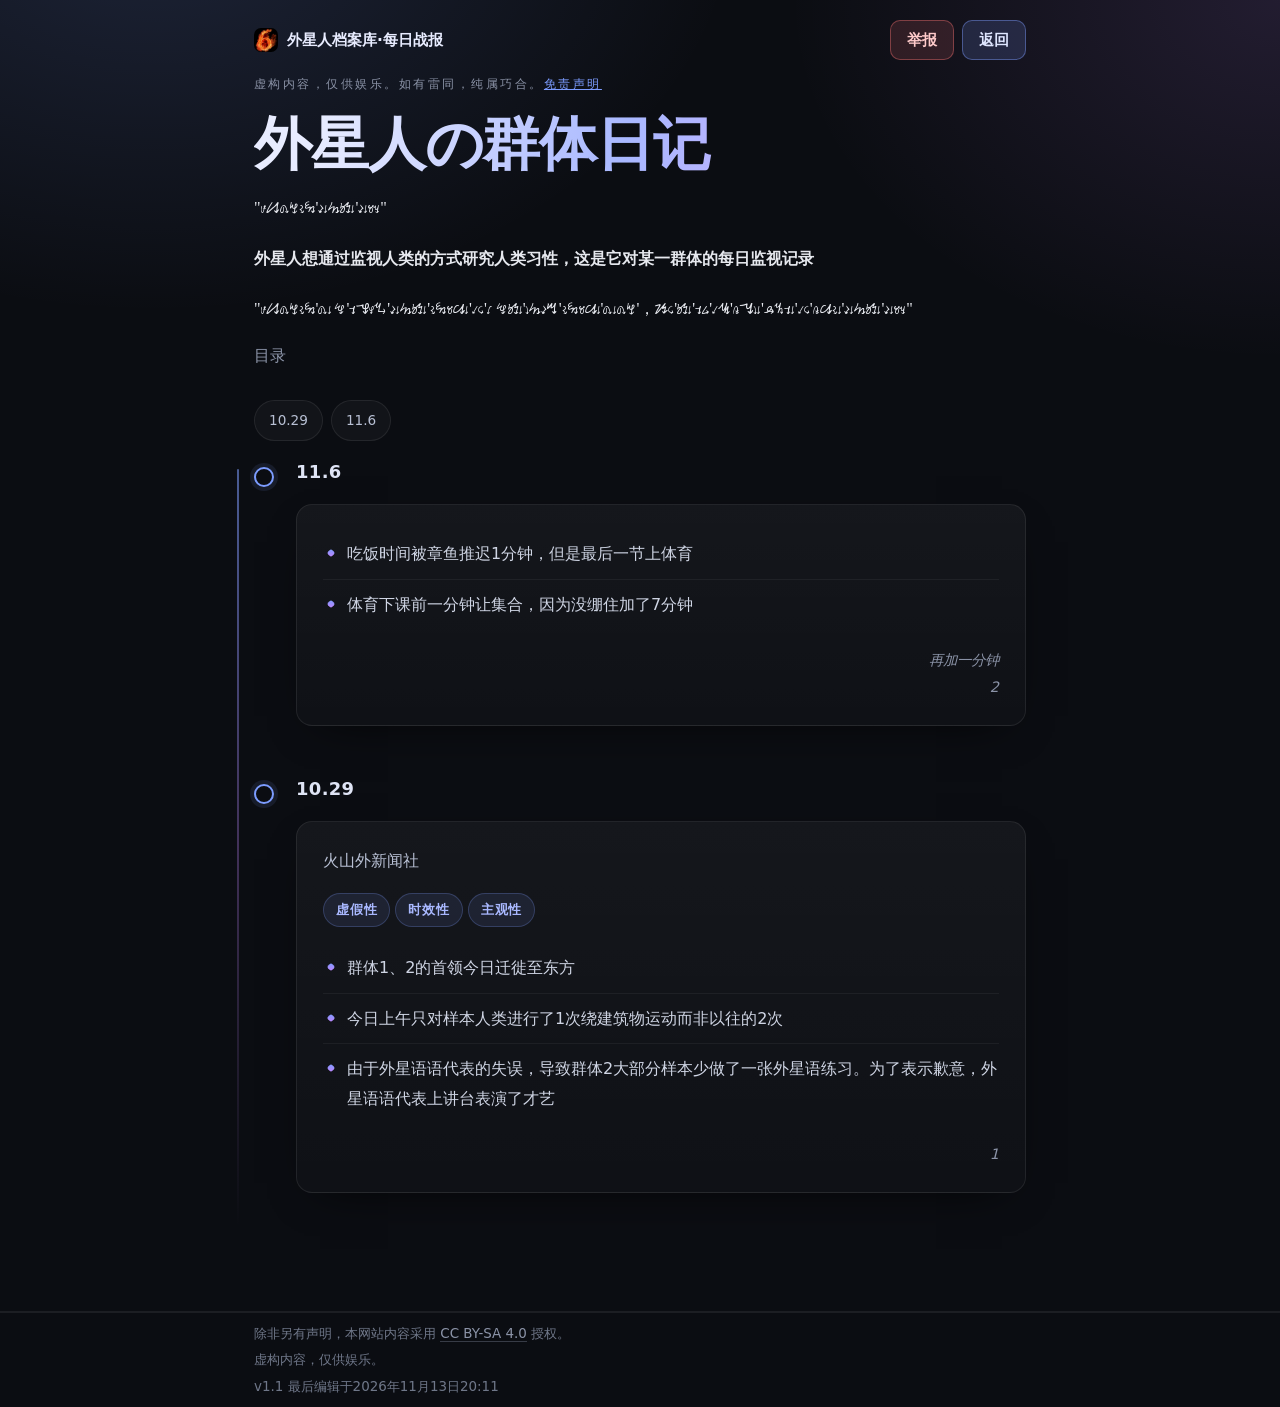
<file: mrxw/index.html>
<!DOCTYPE html>
<html lang="zh-CN">
<head>
<meta charset="utf-8">
<meta name="viewport" content="width=device-width, initial-scale=1">
<meta name="theme-color" content="#0b0d12">
<title>每日新闻</title>
<meta name="description" content="滚木">
<link rel="icon" type="image/png" href="../data/backg.png">
<link rel="apple-touch-icon" href="../data/backg.png">
<link rel="stylesheet" href="../data/style.css">
</head>
<body>
    
<header class="hero">
    <div class="site-header__inner">
    <a class="site-brand" href="#">
      <img src="../data/backg.png" alt="">
      外星人档案库·每日战报
    </a>

    <div class="site-actions">
      <a class="btn btn-danger" href="../jb/">举报</a>
      <a class="btn btn-primary" href="../">返回</a>
    </div>
  </div>
  <div class="wrap">
    <p class="eyebrow">虚构内容，仅供娱乐。如有雷同，纯属巧合。<a href="https://muffinscore.github.io/mz/">免责声明</a></p>
    <h1>外星人の群体日记</h1>
    <p class="jth">"w哎x应r嗯'ji安是i'jilu"</p>
    <h4>外星人想通过监视人类的方式研究人类习性，这是它对某一群体的每日监视记录</h4>
    <p class="jth">"w哎x应r嗯'xi昂't哦g无'ji安是i'r嗯l欸i'de'f昂是i'y安j有'r嗯l欸i'xix应'，中e'是i'ta'd为'm偶yi'q丶ti'de'm欸ri'ji安是i'jilu"</p>
    <p class="lede">       目录</p>
    <nav class="toc" aria-label="目录">
      <a href="#1">10.29</a>
      <a href="#2">11.6</a>
    </nav>
  </div>
</header>


<main class="wrap timeline">

    <section class="day" id="2">
    <h2 class="day-title">11.6</h2>
    <article class="card">
      <ul class="log">
        <li>吃饭时间被章鱼推迟1分钟，但是最后一节上体育</li>
        <li>体育下课前一分钟让集合，因为没绷住加了7分钟</li>
      </ul>
      <p class="signoff">再加一分钟<br>2</p>
    </article>
  </section>

  <section class="day" id="1">
    <h2 class="day-title">10.29</h2>
    <article class="card">
      <div class="intro">
        <p>火山外新闻社</p>
      </div>
      <p class="kicker">虚假性</p>
      <p class="kicker">时效性</p>
      <p class="kicker">主观性</p>
      <ul class="log">
        <li>群体1、2的首领今日迁徙至东方</li>
        <li>今日上午只对样本人类进行了1次绕建筑物运动而非以往的2次</li>
        <li>由于外星语语代表的失误，导致群体2大部分样本少做了一张外星语练习。为了表示歉意，外星语语代表上讲台表演了才艺</li>
      </ul>
      <p class="signoff">1<br></p>
    </article>
  </section>
</main>



<footer>
  <div class="wrap">
    <p>除非另有声明，本网站内容采用 <a href="https://creativecommons.org/licenses/by-sa/4.0/" target="_blank" rel="noopener">CC BY-SA 4.0</a> 授权。</p>
    <p>虚构内容，仅供娱乐。</p>
    <p>v1.1 最后编辑于2026年11月13日20:11</p>
  </div>
</footer>
</body>
</html>
</file>
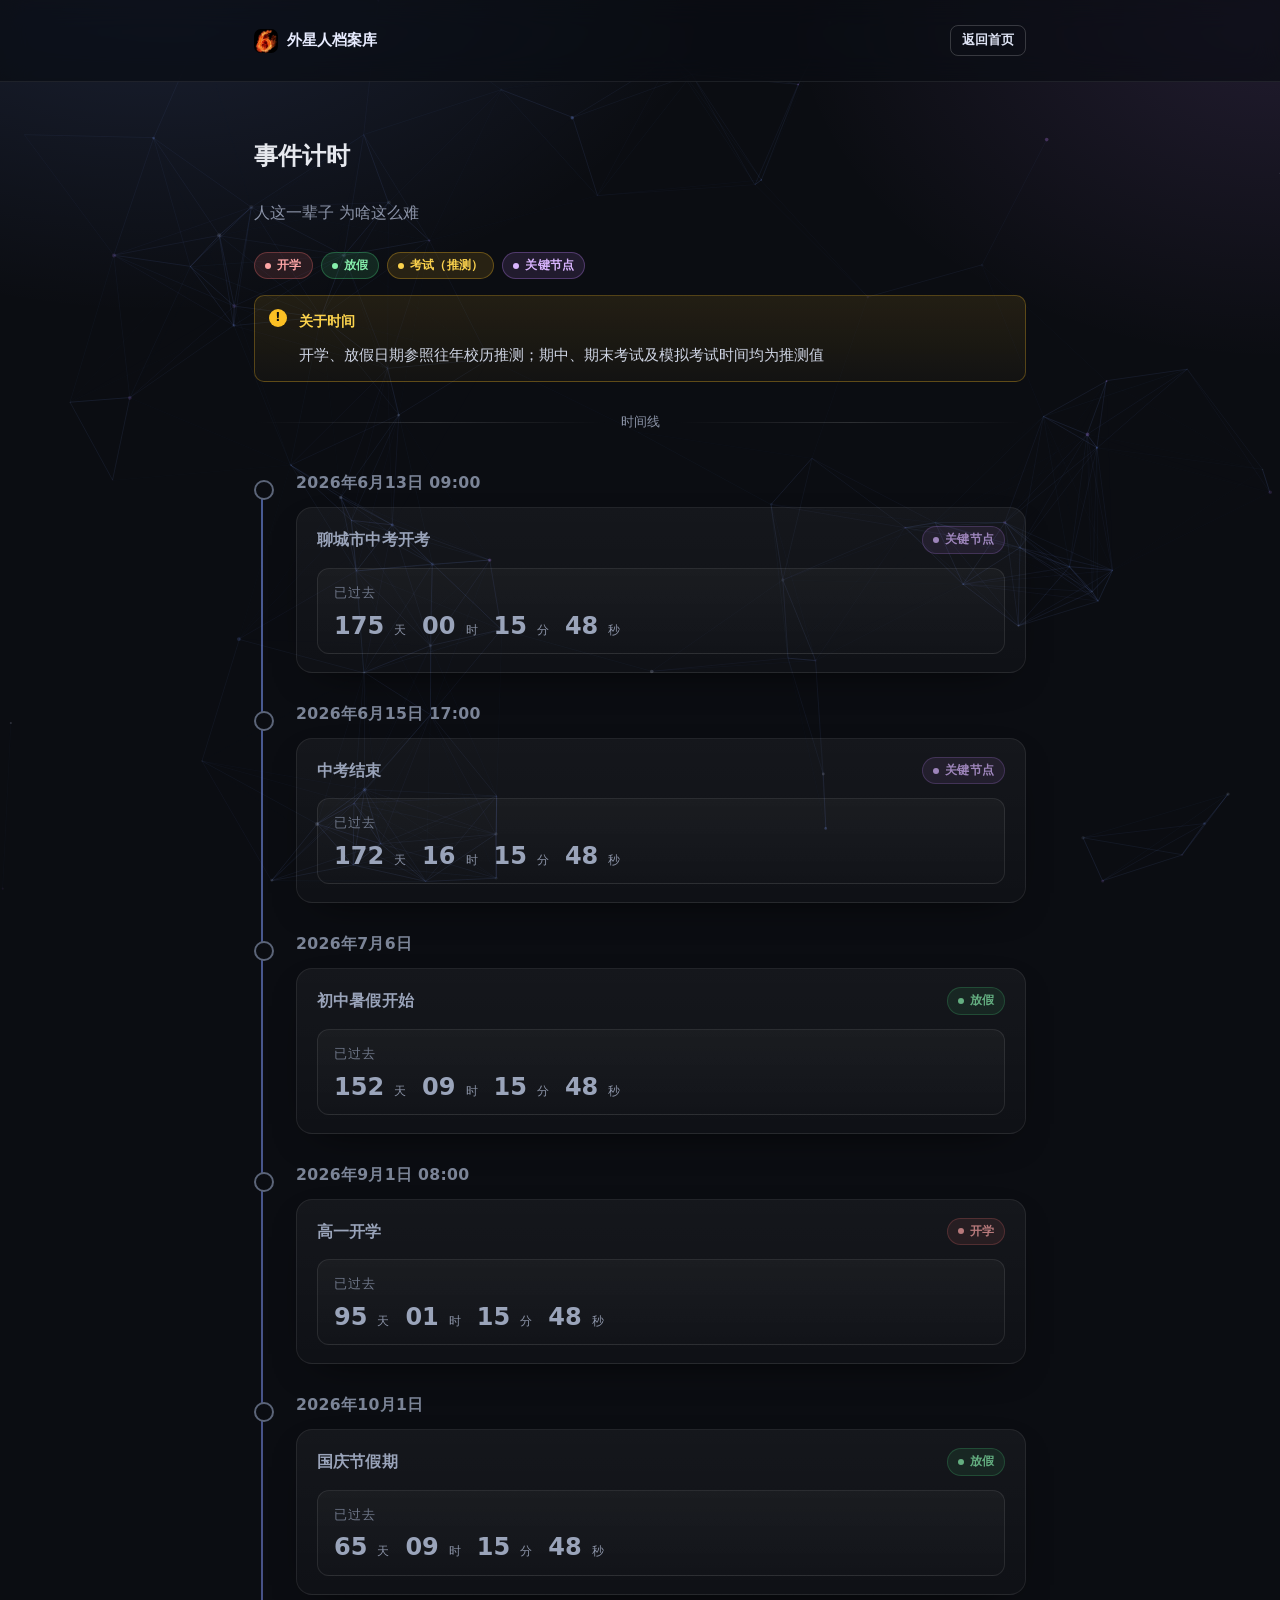
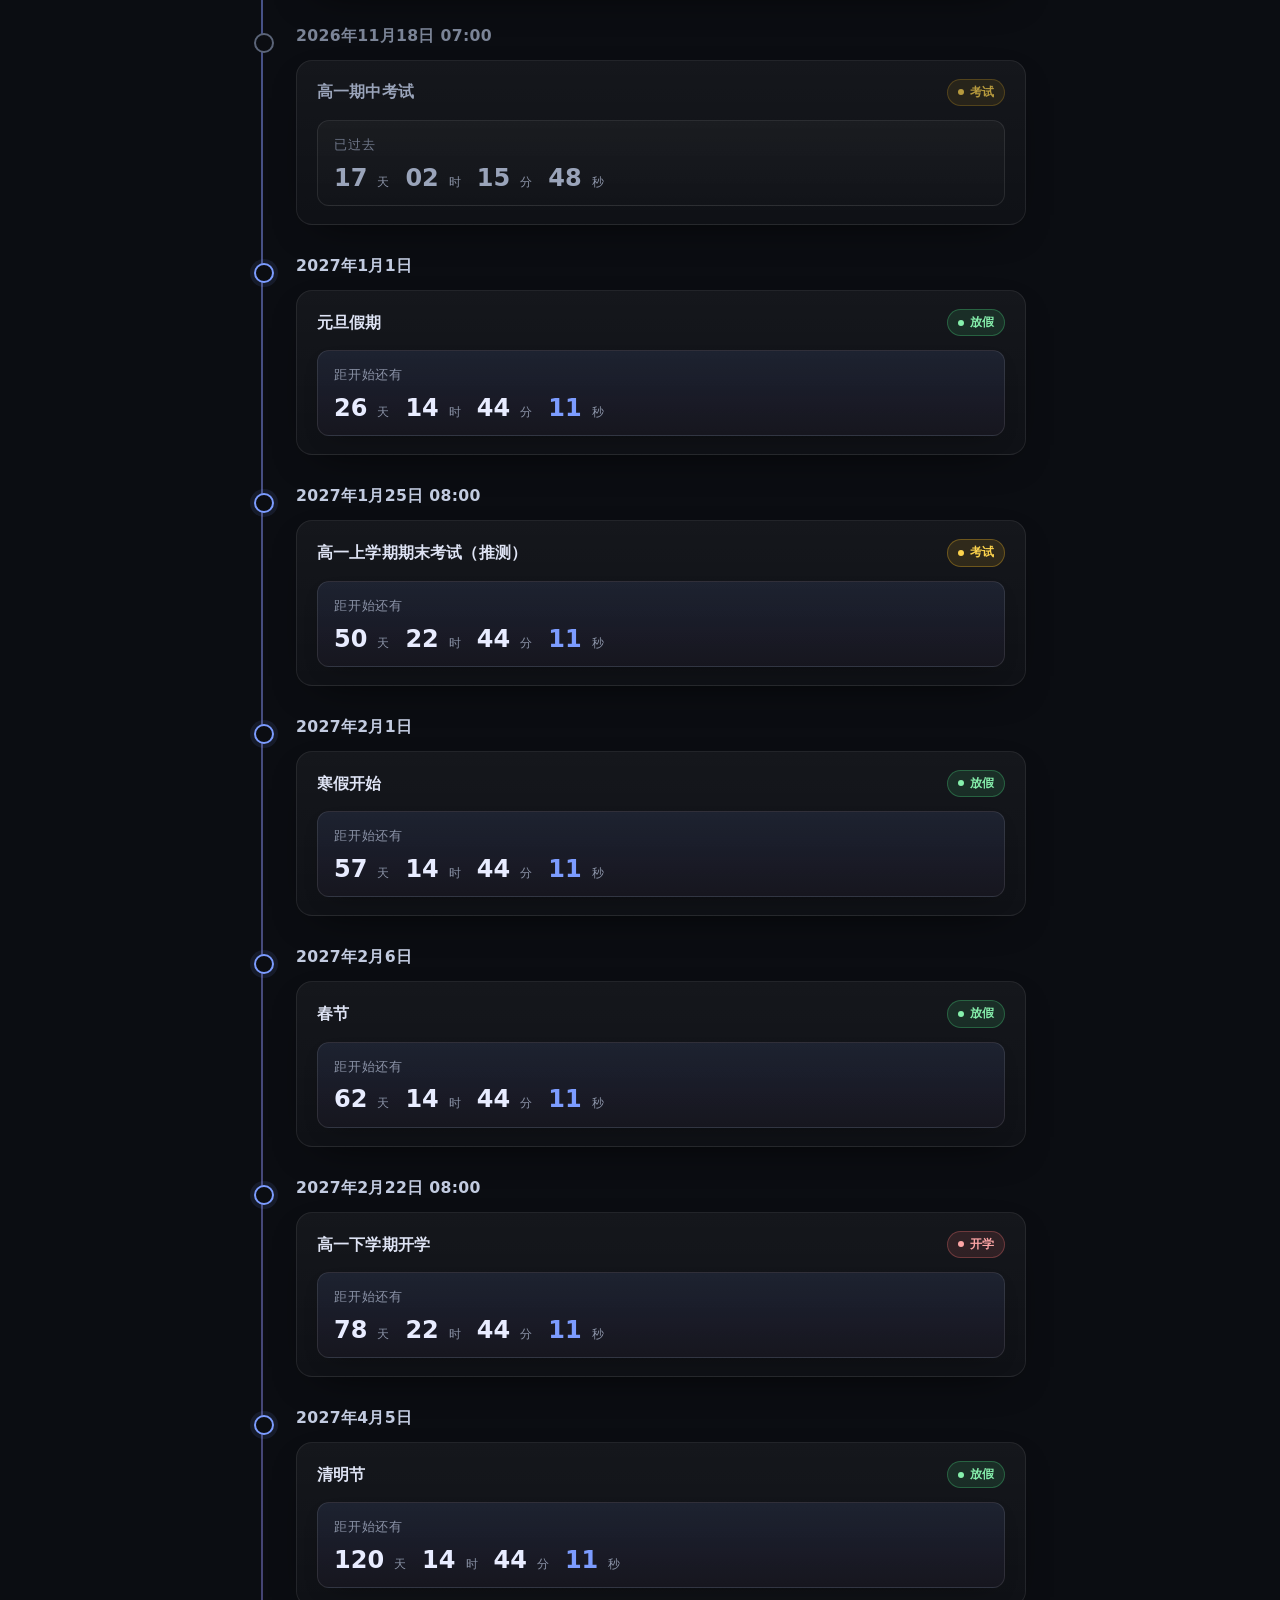
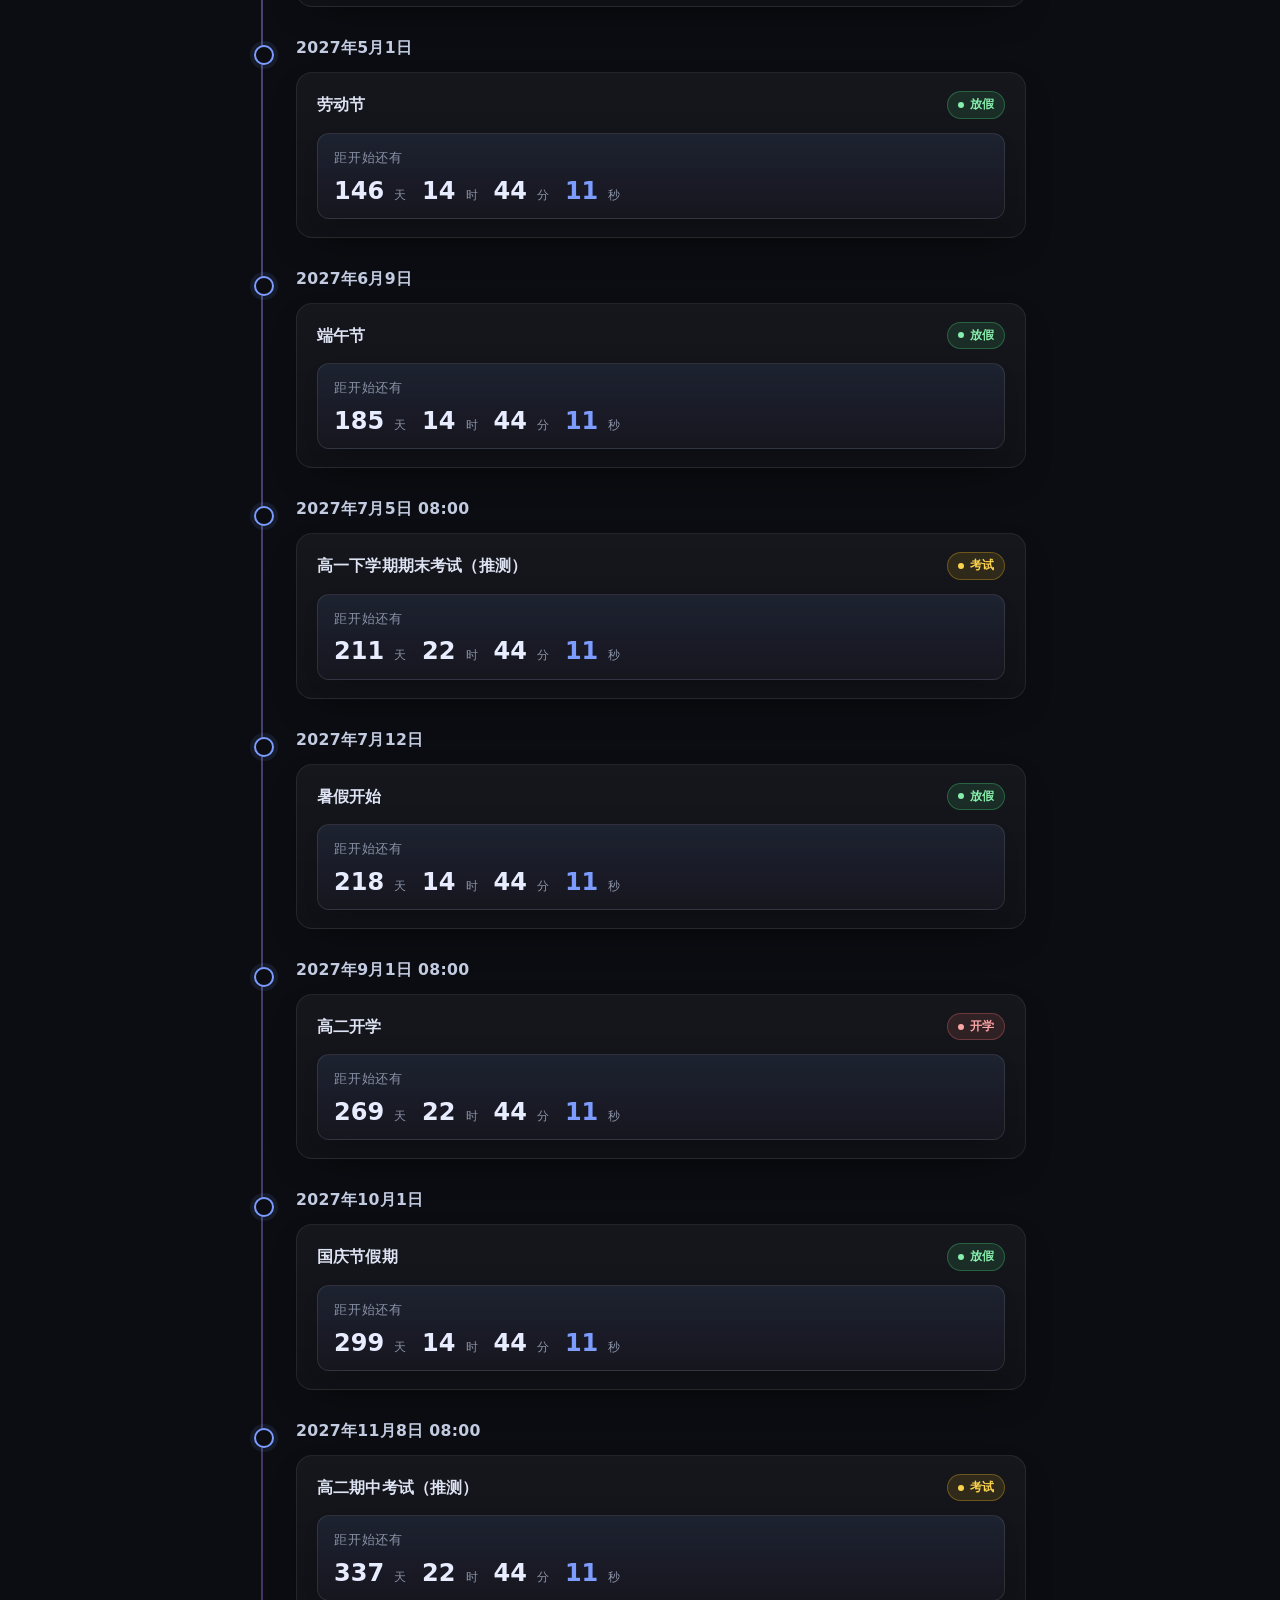
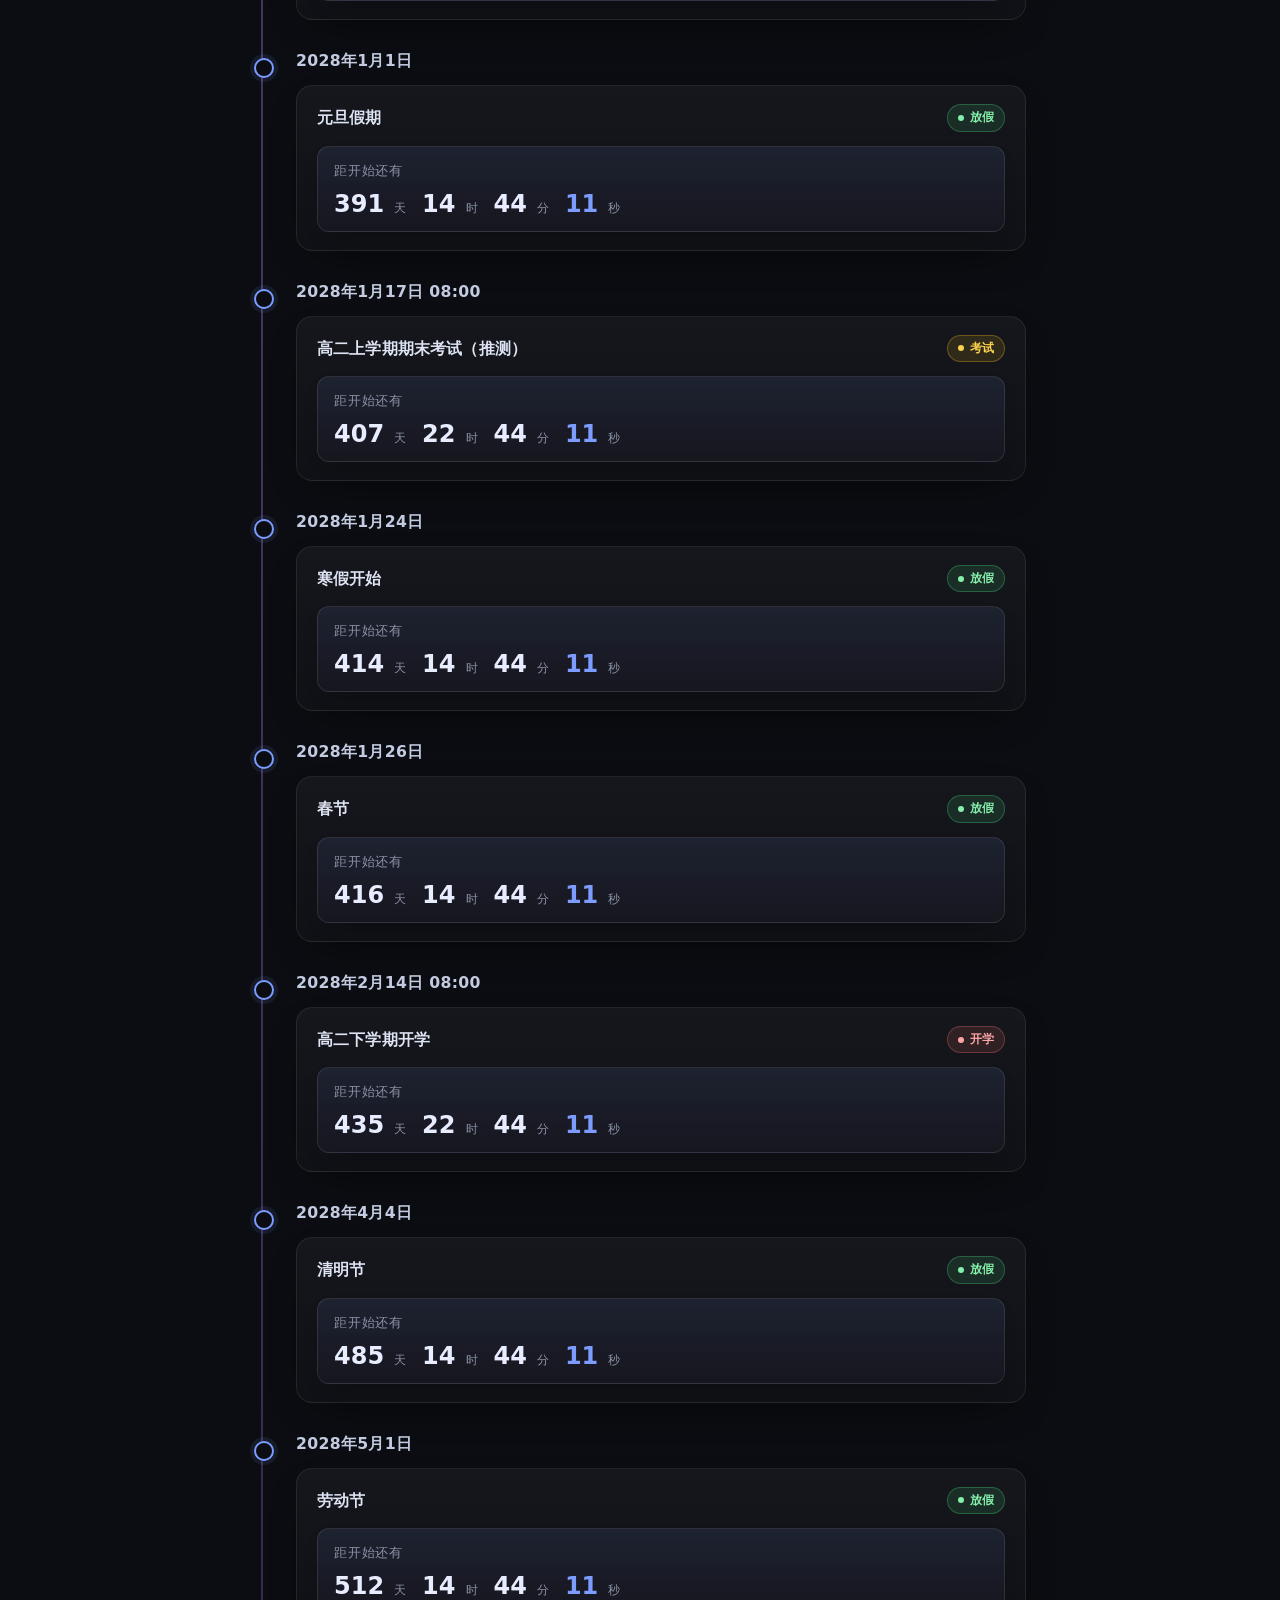
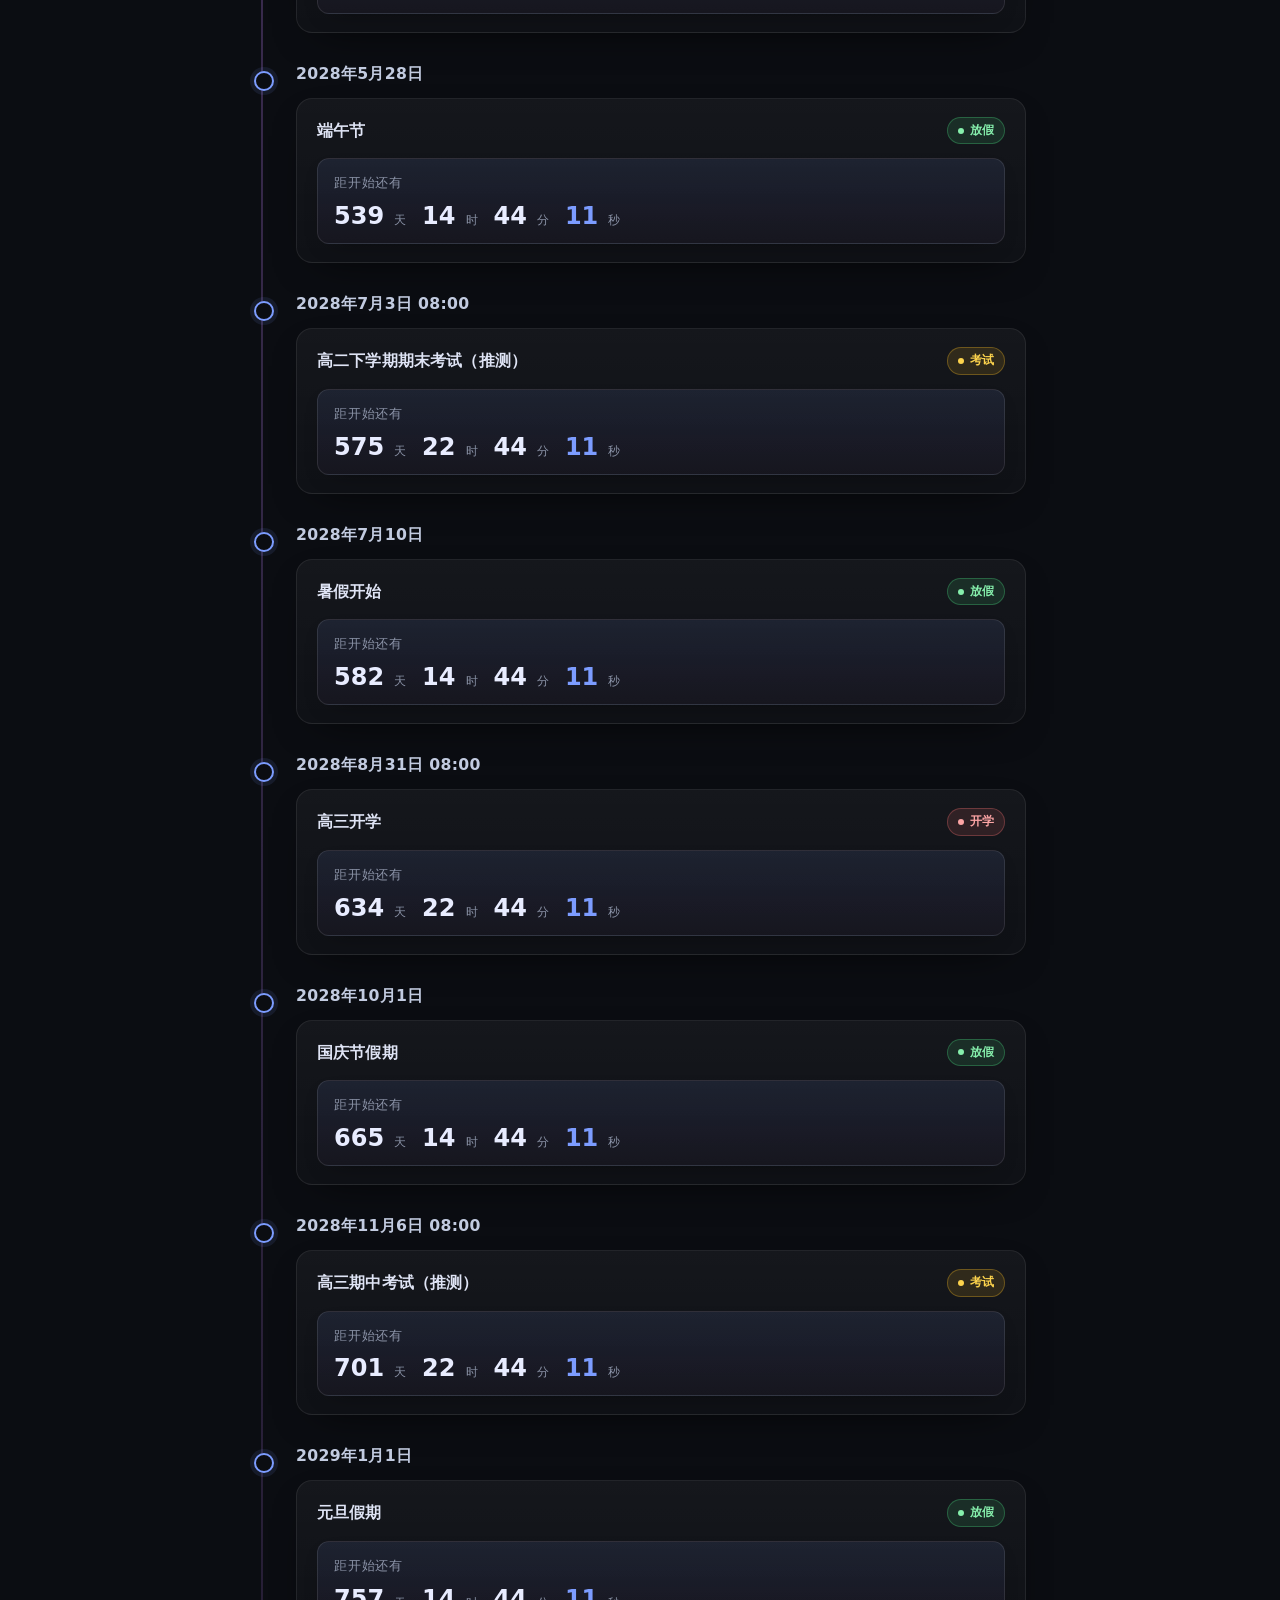
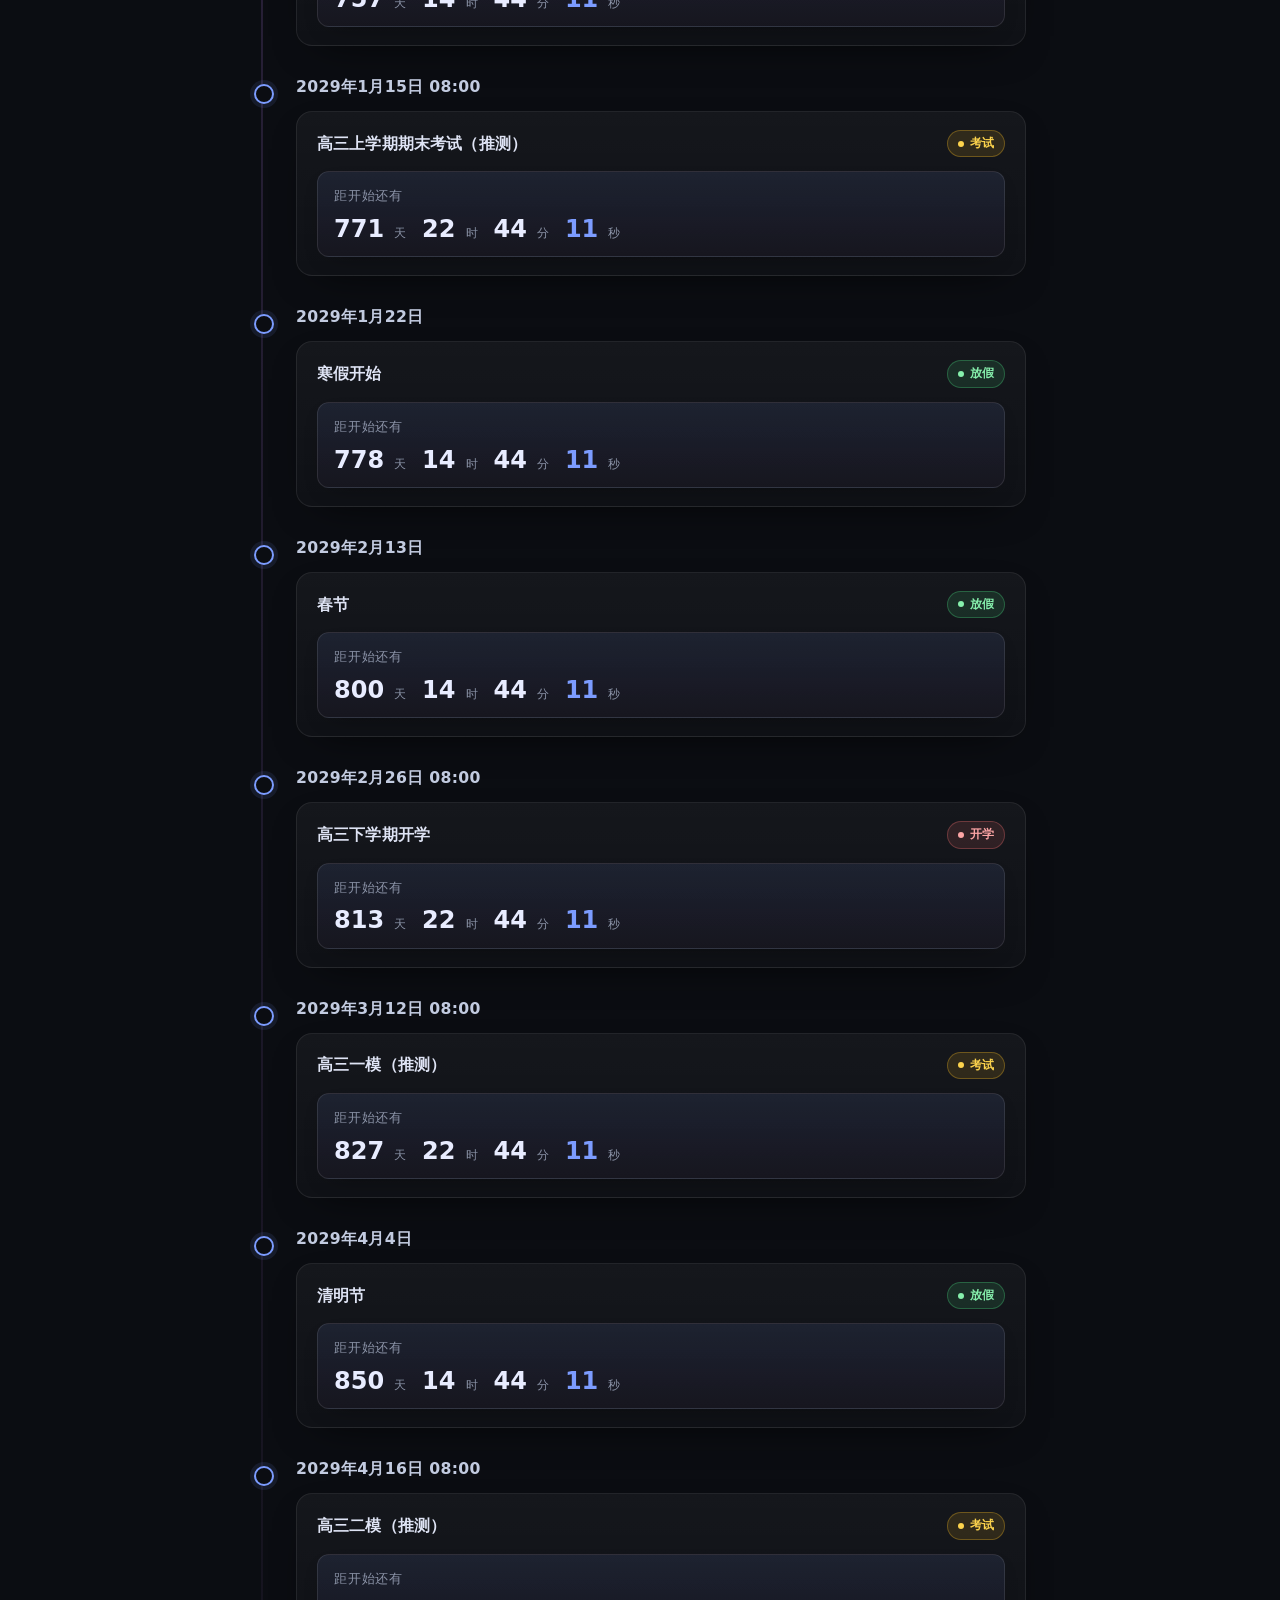
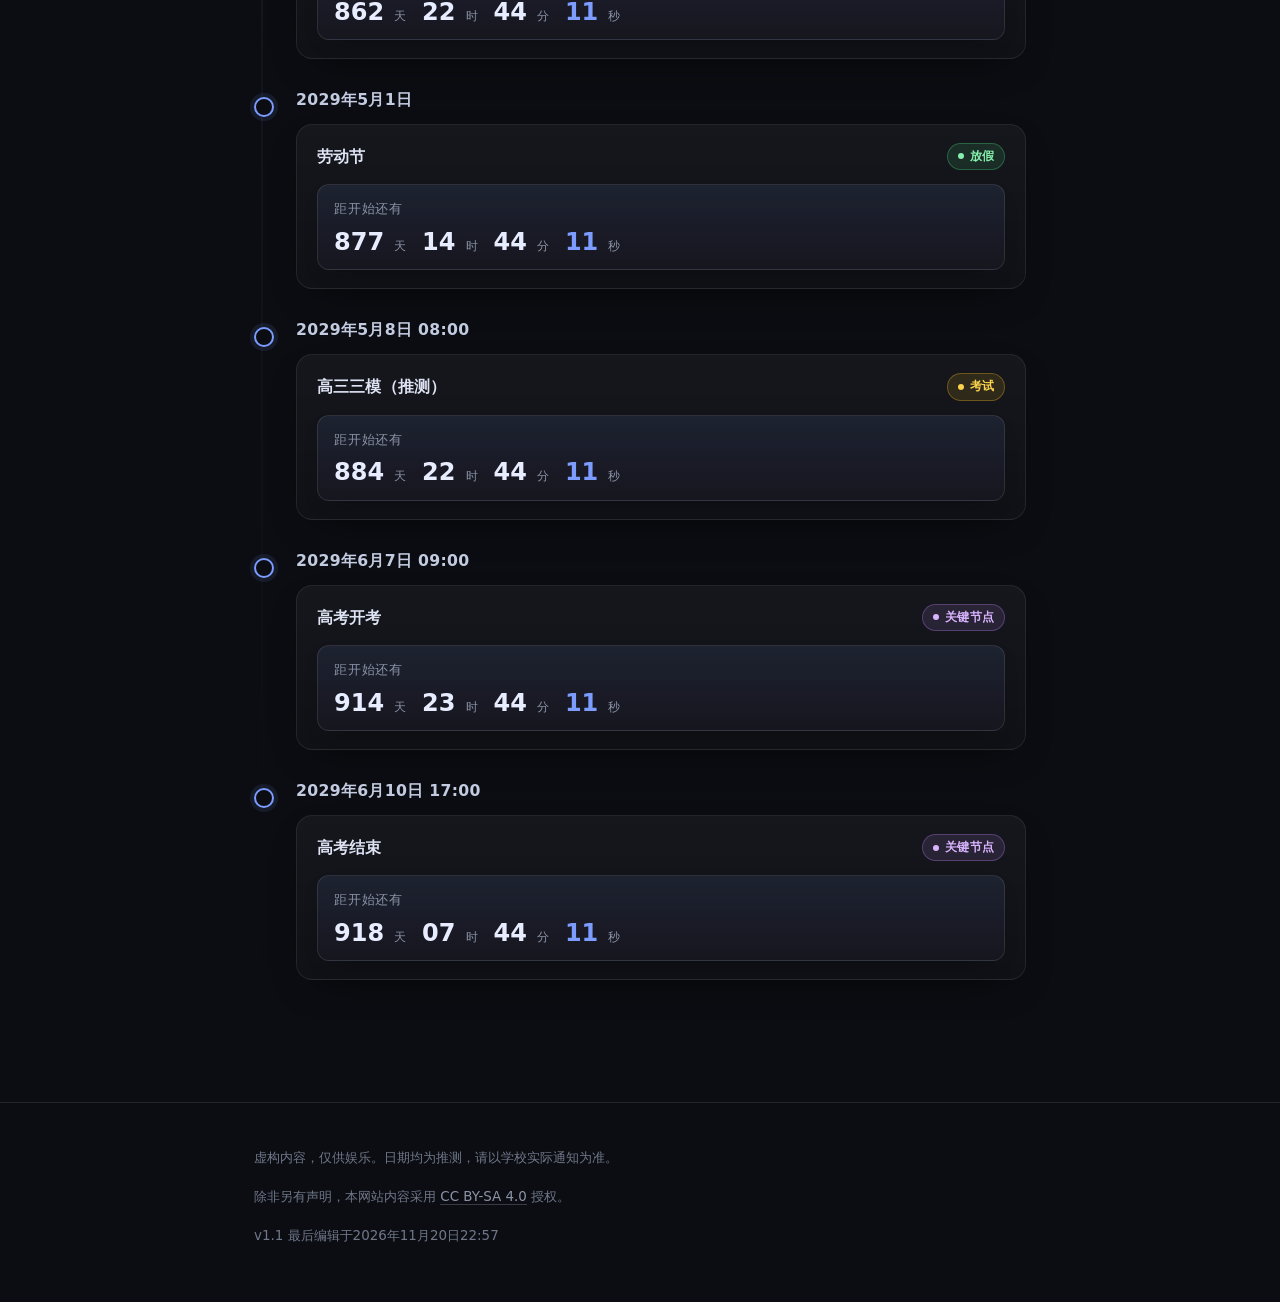
<file: time/index.html>
<!DOCTYPE html>
<html lang="zh-CN">
<head>
<meta charset="utf-8">
<meta name="viewport" content="width=device-width, initial-scale=1">
<meta name="theme-color" content="#0b0d12">
<title>事件计时 · E·T外星人档案库</title>
<meta name="description" content="人这一辈子 为啥这么难">
<link rel="icon" type="image/png" href="../data/backg.png">
<link rel="apple-touch-icon" href="../data/backg.png">
<link rel="stylesheet" href="../data/style.css">
<style>
.timer-page .timeline{padding-top:6px}
.timer-page .day{margin-bottom:26px}
.timer-page .day-title{
  margin:0 0 10px;
  font-size:.98rem;
  font-weight:650;
  letter-spacing:.02em;
  color:#c2cbe0;
  font-variant-numeric:tabular-nums;
}
.timer-page .card{padding:18px 20px}

/* 事件头：名称 + 徽章 */
.event-head{
  display:flex;
  align-items:center;
  justify-content:space-between;
  flex-wrap:wrap;
  gap:8px 14px;
  margin-bottom:14px;
}
.event-name{
  color:#dfe4f5;
  font-size:.98rem;
  font-weight:650;
  letter-spacing:.01em;
  line-height:1.5;
}

/* 卡片内的倒计时：铺满宽度、尺寸收一点 */
.timer-page .countdown{
  display:block;
  width:100%;
  margin:0;
  padding:12px 16px;
  border-radius:12px;
}
.timer-page .countdown-value b{font-size:1.5rem}
.timer-page .countdown-value span{font-size:.78rem}

/* 已发生：改成正计时，整体压暗 */
.timer-page .countdown.is-past{
  border-color:rgba(255,255,255,.09);
  background:linear-gradient(180deg,rgba(255,255,255,.035),rgba(255,255,255,.012));
  box-shadow:none;
}
.timer-page .countdown.is-past .countdown-label{color:#6f7789}
.timer-page .countdown.is-past .countdown-value b,
.timer-page .countdown.is-past .countdown-value b:last-of-type{color:#9aa4ba}

.day.is-past .day-title{color:#7b8497}
.day.is-past .event-name{color:#9aa4ba}
.day.is-past .badge{opacity:.7}
.day.is-past::before{
  border-color:#5b6478;
  box-shadow:none;
}

/* 图例 */
.timer-legend{
  display:flex;
  flex-wrap:wrap;
  gap:8px;
  margin:24px 0 6px;
}

@media (max-width:640px){
  .timer-page .card{padding:16px}
  .timer-page .countdown-value b{font-size:1.28rem}
  .timer-page .countdown{padding:10px 12px}
}
</style>
</head>
<body>

<div id="particles-js" aria-hidden="true"></div>

<header class="site-header" id="site-header">
  <div class="site-header__inner">
    <a class="site-brand" href="../index.html">
      <img src="../data/backg.png" alt="">
      外星人档案库
    </a>
    <div class="site-actions">
      <a class="btn btn-sm btn-outline" href="../index.html">返回首页</a>
    </div>
  </div>
</header>

<main class="wrap page timer-page">

  <h2>事件计时</h2>
  <p class="text-muted">人这一辈子 为啥这么难</p>

  <div class="timer-legend">
    <span class="badge badge-red badge-dot">开学</span>
    <span class="badge badge-green badge-dot">放假</span>
    <span class="badge badge-yellow badge-dot">考试（推测）</span>
    <span class="badge badge-purple badge-dot">关键节点</span>
  </div>

  <div class="note note-warn">
    <p class="note-title">关于时间</p>
    <p>开学、放假日期参照往年校历推测；期中、期末考试及模拟考试时间均为推测值</p>
  </div>

  <div class="divider-text">时间线</div>

  <div class="timeline">

    <!-- 2026 -->
    <article class="day">
      <h2 class="day-title">2026年6月13日 09:00</h2>
      <div class="card">
        <div class="event-head">
          <span class="event-name">聊城市中考开考</span>
          <span class="badge badge-purple badge-dot">关键节点</span>
        </div>
        <div class="countdown" data-target="2026-06-13T09:00:00+08:00">
          <p class="countdown-label">距开始还有</p>
          <p class="countdown-value"><b data-unit="d">--</b><span>天</span><b data-unit="h">--</b><span>时</span><b data-unit="m">--</b><span>分</span><b data-unit="s">--</b><span>秒</span></p>
        </div>
      </div>
    </article>

    <article class="day">
      <h2 class="day-title">2026年6月15日 17:00</h2>
      <div class="card">
        <div class="event-head">
          <span class="event-name">中考结束</span>
          <span class="badge badge-purple badge-dot">关键节点</span>
        </div>
        <div class="countdown" data-target="2026-06-15T17:00:00+08:00">
          <p class="countdown-label">距开始还有</p>
          <p class="countdown-value"><b data-unit="d">--</b><span>天</span><b data-unit="h">--</b><span>时</span><b data-unit="m">--</b><span>分</span><b data-unit="s">--</b><span>秒</span></p>
        </div>
      </div>
    </article>

    <article class="day">
      <h2 class="day-title">2026年7月6日</h2>
      <div class="card">
        <div class="event-head">
          <span class="event-name">初中暑假开始</span>
          <span class="badge badge-green badge-dot">放假</span>
        </div>
        <div class="countdown" data-target="2026-07-06T00:00:00+08:00">
          <p class="countdown-label">距开始还有</p>
          <p class="countdown-value"><b data-unit="d">--</b><span>天</span><b data-unit="h">--</b><span>时</span><b data-unit="m">--</b><span>分</span><b data-unit="s">--</b><span>秒</span></p>
        </div>
      </div>
    </article>

    <article class="day">
      <h2 class="day-title">2026年9月1日 08:00</h2>
      <div class="card">
        <div class="event-head">
          <span class="event-name">高一开学</span>
          <span class="badge badge-red badge-dot">开学</span>
        </div>
        <div class="countdown" data-target="2026-09-01T08:00:00+08:00">
          <p class="countdown-label">距开始还有</p>
          <p class="countdown-value"><b data-unit="d">--</b><span>天</span><b data-unit="h">--</b><span>时</span><b data-unit="m">--</b><span>分</span><b data-unit="s">--</b><span>秒</span></p>
        </div>
      </div>
    </article>

    <article class="day">
      <h2 class="day-title">2026年10月1日</h2>
      <div class="card">
        <div class="event-head">
          <span class="event-name">国庆节假期</span>
          <span class="badge badge-green badge-dot">放假</span>
        </div>
        <div class="countdown" data-target="2026-10-01T00:00:00+08:00">
          <p class="countdown-label">距开始还有</p>
          <p class="countdown-value"><b data-unit="d">--</b><span>天</span><b data-unit="h">--</b><span>时</span><b data-unit="m">--</b><span>分</span><b data-unit="s">--</b><span>秒</span></p>
        </div>
      </div>
    </article>

    <article class="day">
      <h2 class="day-title">2026年11月18日 07:00</h2>
      <div class="card">
        <div class="event-head">
          <span class="event-name">高一期中考试</span>
          <span class="badge badge-yellow badge-dot">考试</span>
        </div>
        <div class="countdown" data-target="2026-11-18T07:00:00+08:00">
          <p class="countdown-label">距开始还有</p>
          <p class="countdown-value"><b data-unit="d">--</b><span>天</span><b data-unit="h">--</b><span>时</span><b data-unit="m">--</b><span>分</span><b data-unit="s">--</b><span>秒</span></p>
        </div>
      </div>
    </article>

    <!-- 2027 -->
    <article class="day">
      <h2 class="day-title">2027年1月1日</h2>
      <div class="card">
        <div class="event-head">
          <span class="event-name">元旦假期</span>
          <span class="badge badge-green badge-dot">放假</span>
        </div>
        <div class="countdown" data-target="2027-01-01T00:00:00+08:00">
          <p class="countdown-label">距开始还有</p>
          <p class="countdown-value"><b data-unit="d">--</b><span>天</span><b data-unit="h">--</b><span>时</span><b data-unit="m">--</b><span>分</span><b data-unit="s">--</b><span>秒</span></p>
        </div>
      </div>
    </article>

    <article class="day">
      <h2 class="day-title">2027年1月25日 08:00</h2>
      <div class="card">
        <div class="event-head">
          <span class="event-name">高一上学期期末考试（推测）</span>
          <span class="badge badge-yellow badge-dot">考试</span>
        </div>
        <div class="countdown" data-target="2027-01-25T08:00:00+08:00">
          <p class="countdown-label">距开始还有</p>
          <p class="countdown-value"><b data-unit="d">--</b><span>天</span><b data-unit="h">--</b><span>时</span><b data-unit="m">--</b><span>分</span><b data-unit="s">--</b><span>秒</span></p>
        </div>
      </div>
    </article>

    <article class="day">
      <h2 class="day-title">2027年2月1日</h2>
      <div class="card">
        <div class="event-head">
          <span class="event-name">寒假开始</span>
          <span class="badge badge-green badge-dot">放假</span>
        </div>
        <div class="countdown" data-target="2027-02-01T00:00:00+08:00">
          <p class="countdown-label">距开始还有</p>
          <p class="countdown-value"><b data-unit="d">--</b><span>天</span><b data-unit="h">--</b><span>时</span><b data-unit="m">--</b><span>分</span><b data-unit="s">--</b><span>秒</span></p>
        </div>
      </div>
    </article>

    <article class="day">
      <h2 class="day-title">2027年2月6日</h2>
      <div class="card">
        <div class="event-head">
          <span class="event-name">春节</span>
          <span class="badge badge-green badge-dot">放假</span>
        </div>
        <div class="countdown" data-target="2027-02-06T00:00:00+08:00">
          <p class="countdown-label">距开始还有</p>
          <p class="countdown-value"><b data-unit="d">--</b><span>天</span><b data-unit="h">--</b><span>时</span><b data-unit="m">--</b><span>分</span><b data-unit="s">--</b><span>秒</span></p>
        </div>
      </div>
    </article>

    <article class="day">
      <h2 class="day-title">2027年2月22日 08:00</h2>
      <div class="card">
        <div class="event-head">
          <span class="event-name">高一下学期开学</span>
          <span class="badge badge-red badge-dot">开学</span>
        </div>
        <div class="countdown" data-target="2027-02-22T08:00:00+08:00">
          <p class="countdown-label">距开始还有</p>
          <p class="countdown-value"><b data-unit="d">--</b><span>天</span><b data-unit="h">--</b><span>时</span><b data-unit="m">--</b><span>分</span><b data-unit="s">--</b><span>秒</span></p>
        </div>
      </div>
    </article>

    <article class="day">
      <h2 class="day-title">2027年4月5日</h2>
      <div class="card">
        <div class="event-head">
          <span class="event-name">清明节</span>
          <span class="badge badge-green badge-dot">放假</span>
        </div>
        <div class="countdown" data-target="2027-04-05T00:00:00+08:00">
          <p class="countdown-label">距开始还有</p>
          <p class="countdown-value"><b data-unit="d">--</b><span>天</span><b data-unit="h">--</b><span>时</span><b data-unit="m">--</b><span>分</span><b data-unit="s">--</b><span>秒</span></p>
        </div>
      </div>
    </article>

    <article class="day">
      <h2 class="day-title">2027年5月1日</h2>
      <div class="card">
        <div class="event-head">
          <span class="event-name">劳动节</span>
          <span class="badge badge-green badge-dot">放假</span>
        </div>
        <div class="countdown" data-target="2027-05-01T00:00:00+08:00">
          <p class="countdown-label">距开始还有</p>
          <p class="countdown-value"><b data-unit="d">--</b><span>天</span><b data-unit="h">--</b><span>时</span><b data-unit="m">--</b><span>分</span><b data-unit="s">--</b><span>秒</span></p>
        </div>
      </div>
    </article>

    <article class="day">
      <h2 class="day-title">2027年6月9日</h2>
      <div class="card">
        <div class="event-head">
          <span class="event-name">端午节</span>
          <span class="badge badge-green badge-dot">放假</span>
        </div>
        <div class="countdown" data-target="2027-06-09T00:00:00+08:00">
          <p class="countdown-label">距开始还有</p>
          <p class="countdown-value"><b data-unit="d">--</b><span>天</span><b data-unit="h">--</b><span>时</span><b data-unit="m">--</b><span>分</span><b data-unit="s">--</b><span>秒</span></p>
        </div>
      </div>
    </article>

    <article class="day">
      <h2 class="day-title">2027年7月5日 08:00</h2>
      <div class="card">
        <div class="event-head">
          <span class="event-name">高一下学期期末考试（推测）</span>
          <span class="badge badge-yellow badge-dot">考试</span>
        </div>
        <div class="countdown" data-target="2027-07-05T08:00:00+08:00">
          <p class="countdown-label">距开始还有</p>
          <p class="countdown-value"><b data-unit="d">--</b><span>天</span><b data-unit="h">--</b><span>时</span><b data-unit="m">--</b><span>分</span><b data-unit="s">--</b><span>秒</span></p>
        </div>
      </div>
    </article>

    <article class="day">
      <h2 class="day-title">2027年7月12日</h2>
      <div class="card">
        <div class="event-head">
          <span class="event-name">暑假开始</span>
          <span class="badge badge-green badge-dot">放假</span>
        </div>
        <div class="countdown" data-target="2027-07-12T00:00:00+08:00">
          <p class="countdown-label">距开始还有</p>
          <p class="countdown-value"><b data-unit="d">--</b><span>天</span><b data-unit="h">--</b><span>时</span><b data-unit="m">--</b><span>分</span><b data-unit="s">--</b><span>秒</span></p>
        </div>
      </div>
    </article>

    <article class="day">
      <h2 class="day-title">2027年9月1日 08:00</h2>
      <div class="card">
        <div class="event-head">
          <span class="event-name">高二开学</span>
          <span class="badge badge-red badge-dot">开学</span>
        </div>
        <div class="countdown" data-target="2027-09-01T08:00:00+08:00">
          <p class="countdown-label">距开始还有</p>
          <p class="countdown-value"><b data-unit="d">--</b><span>天</span><b data-unit="h">--</b><span>时</span><b data-unit="m">--</b><span>分</span><b data-unit="s">--</b><span>秒</span></p>
        </div>
      </div>
    </article>

    <article class="day">
      <h2 class="day-title">2027年10月1日</h2>
      <div class="card">
        <div class="event-head">
          <span class="event-name">国庆节假期</span>
          <span class="badge badge-green badge-dot">放假</span>
        </div>
        <div class="countdown" data-target="2027-10-01T00:00:00+08:00">
          <p class="countdown-label">距开始还有</p>
          <p class="countdown-value"><b data-unit="d">--</b><span>天</span><b data-unit="h">--</b><span>时</span><b data-unit="m">--</b><span>分</span><b data-unit="s">--</b><span>秒</span></p>
        </div>
      </div>
    </article>

    <article class="day">
      <h2 class="day-title">2027年11月8日 08:00</h2>
      <div class="card">
        <div class="event-head">
          <span class="event-name">高二期中考试（推测）</span>
          <span class="badge badge-yellow badge-dot">考试</span>
        </div>
        <div class="countdown" data-target="2027-11-08T08:00:00+08:00">
          <p class="countdown-label">距开始还有</p>
          <p class="countdown-value"><b data-unit="d">--</b><span>天</span><b data-unit="h">--</b><span>时</span><b data-unit="m">--</b><span>分</span><b data-unit="s">--</b><span>秒</span></p>
        </div>
      </div>
    </article>

    <!-- 2028 -->
    <article class="day">
      <h2 class="day-title">2028年1月1日</h2>
      <div class="card">
        <div class="event-head">
          <span class="event-name">元旦假期</span>
          <span class="badge badge-green badge-dot">放假</span>
        </div>
        <div class="countdown" data-target="2028-01-01T00:00:00+08:00">
          <p class="countdown-label">距开始还有</p>
          <p class="countdown-value"><b data-unit="d">--</b><span>天</span><b data-unit="h">--</b><span>时</span><b data-unit="m">--</b><span>分</span><b data-unit="s">--</b><span>秒</span></p>
        </div>
      </div>
    </article>

    <article class="day">
      <h2 class="day-title">2028年1月17日 08:00</h2>
      <div class="card">
        <div class="event-head">
          <span class="event-name">高二上学期期末考试（推测）</span>
          <span class="badge badge-yellow badge-dot">考试</span>
        </div>
        <div class="countdown" data-target="2028-01-17T08:00:00+08:00">
          <p class="countdown-label">距开始还有</p>
          <p class="countdown-value"><b data-unit="d">--</b><span>天</span><b data-unit="h">--</b><span>时</span><b data-unit="m">--</b><span>分</span><b data-unit="s">--</b><span>秒</span></p>
        </div>
      </div>
    </article>

    <article class="day">
      <h2 class="day-title">2028年1月24日</h2>
      <div class="card">
        <div class="event-head">
          <span class="event-name">寒假开始</span>
          <span class="badge badge-green badge-dot">放假</span>
        </div>
        <div class="countdown" data-target="2028-01-24T00:00:00+08:00">
          <p class="countdown-label">距开始还有</p>
          <p class="countdown-value"><b data-unit="d">--</b><span>天</span><b data-unit="h">--</b><span>时</span><b data-unit="m">--</b><span>分</span><b data-unit="s">--</b><span>秒</span></p>
        </div>
      </div>
    </article>

    <article class="day">
      <h2 class="day-title">2028年1月26日</h2>
      <div class="card">
        <div class="event-head">
          <span class="event-name">春节</span>
          <span class="badge badge-green badge-dot">放假</span>
        </div>
        <div class="countdown" data-target="2028-01-26T00:00:00+08:00">
          <p class="countdown-label">距开始还有</p>
          <p class="countdown-value"><b data-unit="d">--</b><span>天</span><b data-unit="h">--</b><span>时</span><b data-unit="m">--</b><span>分</span><b data-unit="s">--</b><span>秒</span></p>
        </div>
      </div>
    </article>

    <article class="day">
      <h2 class="day-title">2028年2月14日 08:00</h2>
      <div class="card">
        <div class="event-head">
          <span class="event-name">高二下学期开学</span>
          <span class="badge badge-red badge-dot">开学</span>
        </div>
        <div class="countdown" data-target="2028-02-14T08:00:00+08:00">
          <p class="countdown-label">距开始还有</p>
          <p class="countdown-value"><b data-unit="d">--</b><span>天</span><b data-unit="h">--</b><span>时</span><b data-unit="m">--</b><span>分</span><b data-unit="s">--</b><span>秒</span></p>
        </div>
      </div>
    </article>

    <article class="day">
      <h2 class="day-title">2028年4月4日</h2>
      <div class="card">
        <div class="event-head">
          <span class="event-name">清明节</span>
          <span class="badge badge-green badge-dot">放假</span>
        </div>
        <div class="countdown" data-target="2028-04-04T00:00:00+08:00">
          <p class="countdown-label">距开始还有</p>
          <p class="countdown-value"><b data-unit="d">--</b><span>天</span><b data-unit="h">--</b><span>时</span><b data-unit="m">--</b><span>分</span><b data-unit="s">--</b><span>秒</span></p>
        </div>
      </div>
    </article>

    <article class="day">
      <h2 class="day-title">2028年5月1日</h2>
      <div class="card">
        <div class="event-head">
          <span class="event-name">劳动节</span>
          <span class="badge badge-green badge-dot">放假</span>
        </div>
        <div class="countdown" data-target="2028-05-01T00:00:00+08:00">
          <p class="countdown-label">距开始还有</p>
          <p class="countdown-value"><b data-unit="d">--</b><span>天</span><b data-unit="h">--</b><span>时</span><b data-unit="m">--</b><span>分</span><b data-unit="s">--</b><span>秒</span></p>
        </div>
      </div>
    </article>

    <article class="day">
      <h2 class="day-title">2028年5月28日</h2>
      <div class="card">
        <div class="event-head">
          <span class="event-name">端午节</span>
          <span class="badge badge-green badge-dot">放假</span>
        </div>
        <div class="countdown" data-target="2028-05-28T00:00:00+08:00">
          <p class="countdown-label">距开始还有</p>
          <p class="countdown-value"><b data-unit="d">--</b><span>天</span><b data-unit="h">--</b><span>时</span><b data-unit="m">--</b><span>分</span><b data-unit="s">--</b><span>秒</span></p>
        </div>
      </div>
    </article>

    <article class="day">
      <h2 class="day-title">2028年7月3日 08:00</h2>
      <div class="card">
        <div class="event-head">
          <span class="event-name">高二下学期期末考试（推测）</span>
          <span class="badge badge-yellow badge-dot">考试</span>
        </div>
        <div class="countdown" data-target="2028-07-03T08:00:00+08:00">
          <p class="countdown-label">距开始还有</p>
          <p class="countdown-value"><b data-unit="d">--</b><span>天</span><b data-unit="h">--</b><span>时</span><b data-unit="m">--</b><span>分</span><b data-unit="s">--</b><span>秒</span></p>
        </div>
      </div>
    </article>

    <article class="day">
      <h2 class="day-title">2028年7月10日</h2>
      <div class="card">
        <div class="event-head">
          <span class="event-name">暑假开始</span>
          <span class="badge badge-green badge-dot">放假</span>
        </div>
        <div class="countdown" data-target="2028-07-10T00:00:00+08:00">
          <p class="countdown-label">距开始还有</p>
          <p class="countdown-value"><b data-unit="d">--</b><span>天</span><b data-unit="h">--</b><span>时</span><b data-unit="m">--</b><span>分</span><b data-unit="s">--</b><span>秒</span></p>
        </div>
      </div>
    </article>

    <article class="day">
      <h2 class="day-title">2028年8月31日 08:00</h2>
      <div class="card">
        <div class="event-head">
          <span class="event-name">高三开学</span>
          <span class="badge badge-red badge-dot">开学</span>
        </div>
        <div class="countdown" data-target="2028-08-31T08:00:00+08:00">
          <p class="countdown-label">距开始还有</p>
          <p class="countdown-value"><b data-unit="d">--</b><span>天</span><b data-unit="h">--</b><span>时</span><b data-unit="m">--</b><span>分</span><b data-unit="s">--</b><span>秒</span></p>
        </div>
      </div>
    </article>

    <article class="day">
      <h2 class="day-title">2028年10月1日</h2>
      <div class="card">
        <div class="event-head">
          <span class="event-name">国庆节假期</span>
          <span class="badge badge-green badge-dot">放假</span>
        </div>
        <div class="countdown" data-target="2028-10-01T00:00:00+08:00">
          <p class="countdown-label">距开始还有</p>
          <p class="countdown-value"><b data-unit="d">--</b><span>天</span><b data-unit="h">--</b><span>时</span><b data-unit="m">--</b><span>分</span><b data-unit="s">--</b><span>秒</span></p>
        </div>
      </div>
    </article>

    <article class="day">
      <h2 class="day-title">2028年11月6日 08:00</h2>
      <div class="card">
        <div class="event-head">
          <span class="event-name">高三期中考试（推测）</span>
          <span class="badge badge-yellow badge-dot">考试</span>
        </div>
        <div class="countdown" data-target="2028-11-06T08:00:00+08:00">
          <p class="countdown-label">距开始还有</p>
          <p class="countdown-value"><b data-unit="d">--</b><span>天</span><b data-unit="h">--</b><span>时</span><b data-unit="m">--</b><span>分</span><b data-unit="s">--</b><span>秒</span></p>
        </div>
      </div>
    </article>

    <!-- 2029 -->
    <article class="day">
      <h2 class="day-title">2029年1月1日</h2>
      <div class="card">
        <div class="event-head">
          <span class="event-name">元旦假期</span>
          <span class="badge badge-green badge-dot">放假</span>
        </div>
        <div class="countdown" data-target="2029-01-01T00:00:00+08:00">
          <p class="countdown-label">距开始还有</p>
          <p class="countdown-value"><b data-unit="d">--</b><span>天</span><b data-unit="h">--</b><span>时</span><b data-unit="m">--</b><span>分</span><b data-unit="s">--</b><span>秒</span></p>
        </div>
      </div>
    </article>

    <article class="day">
      <h2 class="day-title">2029年1月15日 08:00</h2>
      <div class="card">
        <div class="event-head">
          <span class="event-name">高三上学期期末考试（推测）</span>
          <span class="badge badge-yellow badge-dot">考试</span>
        </div>
        <div class="countdown" data-target="2029-01-15T08:00:00+08:00">
          <p class="countdown-label">距开始还有</p>
          <p class="countdown-value"><b data-unit="d">--</b><span>天</span><b data-unit="h">--</b><span>时</span><b data-unit="m">--</b><span>分</span><b data-unit="s">--</b><span>秒</span></p>
        </div>
      </div>
    </article>

    <article class="day">
      <h2 class="day-title">2029年1月22日</h2>
      <div class="card">
        <div class="event-head">
          <span class="event-name">寒假开始</span>
          <span class="badge badge-green badge-dot">放假</span>
        </div>
        <div class="countdown" data-target="2029-01-22T00:00:00+08:00">
          <p class="countdown-label">距开始还有</p>
          <p class="countdown-value"><b data-unit="d">--</b><span>天</span><b data-unit="h">--</b><span>时</span><b data-unit="m">--</b><span>分</span><b data-unit="s">--</b><span>秒</span></p>
        </div>
      </div>
    </article>

    <article class="day">
      <h2 class="day-title">2029年2月13日</h2>
      <div class="card">
        <div class="event-head">
          <span class="event-name">春节</span>
          <span class="badge badge-green badge-dot">放假</span>
        </div>
        <div class="countdown" data-target="2029-02-13T00:00:00+08:00">
          <p class="countdown-label">距开始还有</p>
          <p class="countdown-value"><b data-unit="d">--</b><span>天</span><b data-unit="h">--</b><span>时</span><b data-unit="m">--</b><span>分</span><b data-unit="s">--</b><span>秒</span></p>
        </div>
      </div>
    </article>

    <article class="day">
      <h2 class="day-title">2029年2月26日 08:00</h2>
      <div class="card">
        <div class="event-head">
          <span class="event-name">高三下学期开学</span>
          <span class="badge badge-red badge-dot">开学</span>
        </div>
        <div class="countdown" data-target="2029-02-26T08:00:00+08:00">
          <p class="countdown-label">距开始还有</p>
          <p class="countdown-value"><b data-unit="d">--</b><span>天</span><b data-unit="h">--</b><span>时</span><b data-unit="m">--</b><span>分</span><b data-unit="s">--</b><span>秒</span></p>
        </div>
      </div>
    </article>

    <article class="day">
      <h2 class="day-title">2029年3月12日 08:00</h2>
      <div class="card">
        <div class="event-head">
          <span class="event-name">高三一模（推测）</span>
          <span class="badge badge-yellow badge-dot">考试</span>
        </div>
        <div class="countdown" data-target="2029-03-12T08:00:00+08:00">
          <p class="countdown-label">距开始还有</p>
          <p class="countdown-value"><b data-unit="d">--</b><span>天</span><b data-unit="h">--</b><span>时</span><b data-unit="m">--</b><span>分</span><b data-unit="s">--</b><span>秒</span></p>
        </div>
      </div>
    </article>

    <article class="day">
      <h2 class="day-title">2029年4月4日</h2>
      <div class="card">
        <div class="event-head">
          <span class="event-name">清明节</span>
          <span class="badge badge-green badge-dot">放假</span>
        </div>
        <div class="countdown" data-target="2029-04-04T00:00:00+08:00">
          <p class="countdown-label">距开始还有</p>
          <p class="countdown-value"><b data-unit="d">--</b><span>天</span><b data-unit="h">--</b><span>时</span><b data-unit="m">--</b><span>分</span><b data-unit="s">--</b><span>秒</span></p>
        </div>
      </div>
    </article>

    <article class="day">
      <h2 class="day-title">2029年4月16日 08:00</h2>
      <div class="card">
        <div class="event-head">
          <span class="event-name">高三二模（推测）</span>
          <span class="badge badge-yellow badge-dot">考试</span>
        </div>
        <div class="countdown" data-target="2029-04-16T08:00:00+08:00">
          <p class="countdown-label">距开始还有</p>
          <p class="countdown-value"><b data-unit="d">--</b><span>天</span><b data-unit="h">--</b><span>时</span><b data-unit="m">--</b><span>分</span><b data-unit="s">--</b><span>秒</span></p>
        </div>
      </div>
    </article>

    <article class="day">
      <h2 class="day-title">2029年5月1日</h2>
      <div class="card">
        <div class="event-head">
          <span class="event-name">劳动节</span>
          <span class="badge badge-green badge-dot">放假</span>
        </div>
        <div class="countdown" data-target="2029-05-01T00:00:00+08:00">
          <p class="countdown-label">距开始还有</p>
          <p class="countdown-value"><b data-unit="d">--</b><span>天</span><b data-unit="h">--</b><span>时</span><b data-unit="m">--</b><span>分</span><b data-unit="s">--</b><span>秒</span></p>
        </div>
      </div>
    </article>

    <article class="day">
      <h2 class="day-title">2029年5月8日 08:00</h2>
      <div class="card">
        <div class="event-head">
          <span class="event-name">高三三模（推测）</span>
          <span class="badge badge-yellow badge-dot">考试</span>
        </div>
        <div class="countdown" data-target="2029-05-08T08:00:00+08:00">
          <p class="countdown-label">距开始还有</p>
          <p class="countdown-value"><b data-unit="d">--</b><span>天</span><b data-unit="h">--</b><span>时</span><b data-unit="m">--</b><span>分</span><b data-unit="s">--</b><span>秒</span></p>
        </div>
      </div>
    </article>

    <article class="day">
      <h2 class="day-title">2029年6月7日 09:00</h2>
      <div class="card">
        <div class="event-head">
          <span class="event-name">高考开考</span>
          <span class="badge badge-purple badge-dot">关键节点</span>
        </div>
        <div class="countdown" data-target="2029-06-07T09:00:00+08:00">
          <p class="countdown-label">距开始还有</p>
          <p class="countdown-value"><b data-unit="d">--</b><span>天</span><b data-unit="h">--</b><span>时</span><b data-unit="m">--</b><span>分</span><b data-unit="s">--</b><span>秒</span></p>
        </div>
      </div>
    </article>

    <article class="day">
      <h2 class="day-title">2029年6月10日 17:00</h2>
      <div class="card">
        <div class="event-head">
          <span class="event-name">高考结束</span>
          <span class="badge badge-purple badge-dot">关键节点</span>
        </div>
        <div class="countdown" data-target="2029-06-10T17:00:00+08:00">
          <p class="countdown-label">距开始还有</p>
          <p class="countdown-value"><b data-unit="d">--</b><span>天</span><b data-unit="h">--</b><span>时</span><b data-unit="m">--</b><span>分</span><b data-unit="s">--</b><span>秒</span></p>
        </div>
      </div>
    </article>

  </div>
</main>

<footer class="site-footer">
  <div class="wrap">
    <p>虚构内容，仅供娱乐。日期均为推测，请以学校实际通知为准。</p>
    <p>除非另有声明，本网站内容采用 <a href="https://creativecommons.org/licenses/by-sa/4.0/" target="_blank" rel="noopener">CC BY-SA 4.0</a> 授权。</p>
    <p>v1.1 最后编辑于2026年11月20日22:57</p>
  </div>
</footer>

<script src="../data/lz.js"></script>
<script src="../data/bg.js"></script>
<script>
/* ---------- 头部滚动状态 ---------- */
(function () {
  var header = document.getElementById('site-header');
  if (!header) return;

  var root = document.documentElement;

  function syncHeight() {
    root.style.setProperty('--header-h', header.offsetHeight + 'px');
  }

  function onScroll() {
    header.classList.toggle('is-scrolled', window.scrollY > 8);
  }

  if (header.classList.contains('site-header--fixed')) {
    document.body.classList.add('has-fixed-header');
  }

  syncHeight();
  onScroll();

  window.addEventListener('resize', syncHeight);
  window.addEventListener('scroll', onScroll, { passive: true });
})();
</script>
<script>
/* ---------- 事件计时：未来倒计时 / 过去正计时 ---------- */
(function () {
  var boxes = document.querySelectorAll('.countdown[data-target]');
  if (!boxes.length) return;

  function pad(n) { return n < 10 ? '0' + n : '' + n; }

  var items = [];

  Array.prototype.forEach.call(boxes, function (box) {
    var target = new Date(box.getAttribute('data-target')).getTime();
    if (isNaN(target)) return;

    var d = box.querySelector('[data-unit="d"]');
    var h = box.querySelector('[data-unit="h"]');
    var m = box.querySelector('[data-unit="m"]');
    var s = box.querySelector('[data-unit="s"]');
    if (!d || !h || !m || !s) return;

    items.push({
      target: target,
      label: box.querySelector('.countdown-label'),
      futureText: box.getAttribute('data-label-future') || '距开始还有',
      pastText: box.getAttribute('data-label-past') || '已过去',
      d: d, h: h, m: m, s: s,
      box: box,
      day: box.closest ? box.closest('.day') : null
    });
  });

  function tick() {
    var now = Date.now();

    for (var i = 0; i < items.length; i++) {
      var it = items[i];
      var diff = it.target - now;
      var past = diff <= 0;
      var sec = Math.floor(Math.abs(diff) / 1000);

      it.d.textContent = Math.floor(sec / 86400);
      it.h.textContent = pad(Math.floor(sec % 86400 / 3600));
      it.m.textContent = pad(Math.floor(sec % 3600 / 60));
      it.s.textContent = pad(sec % 60);

      if (it.label) it.label.textContent = past ? it.pastText : it.futureText;
      it.box.classList.toggle('is-past', past);
      if (it.day) it.day.classList.toggle('is-past', past);
    }
  }

  tick();
  setInterval(tick, 1000);

  document.addEventListener('visibilitychange', function () {
    if (!document.hidden) tick();
  });
})();
</script>
</body>
</html>
</file>
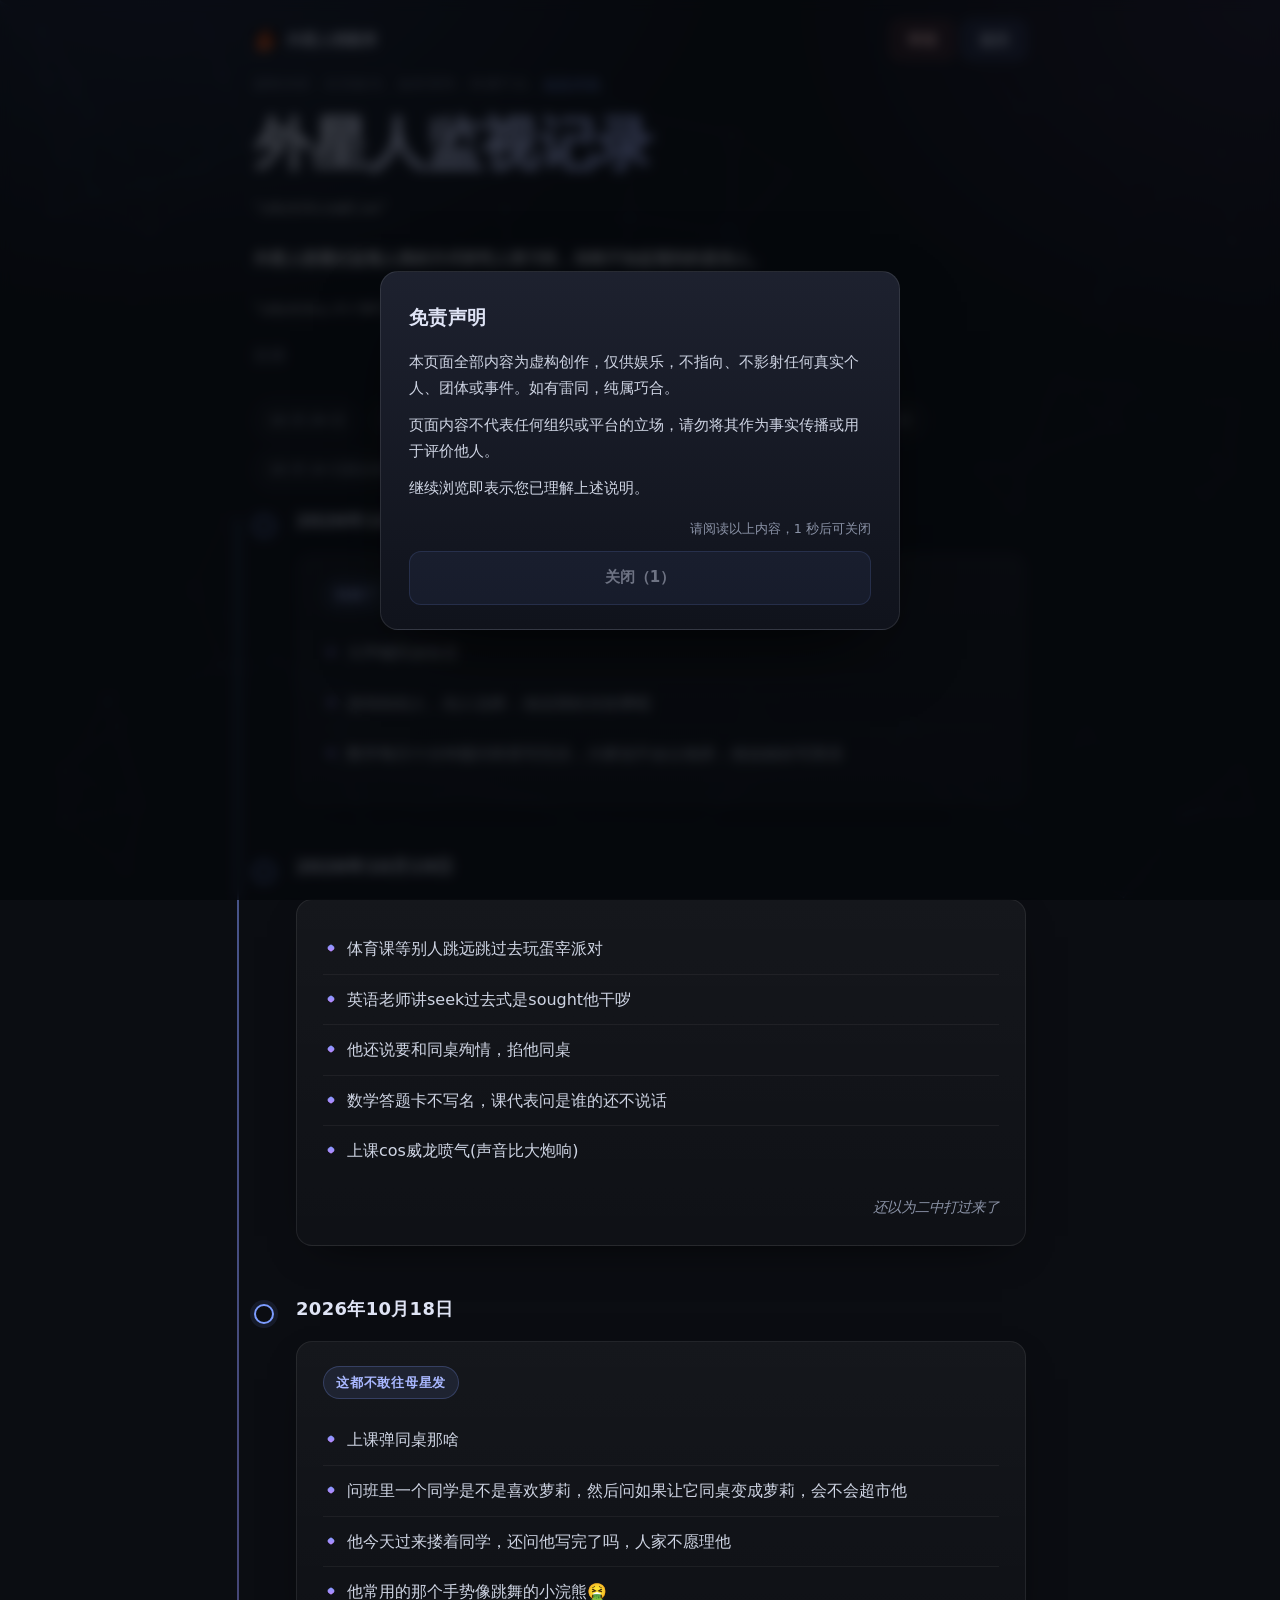
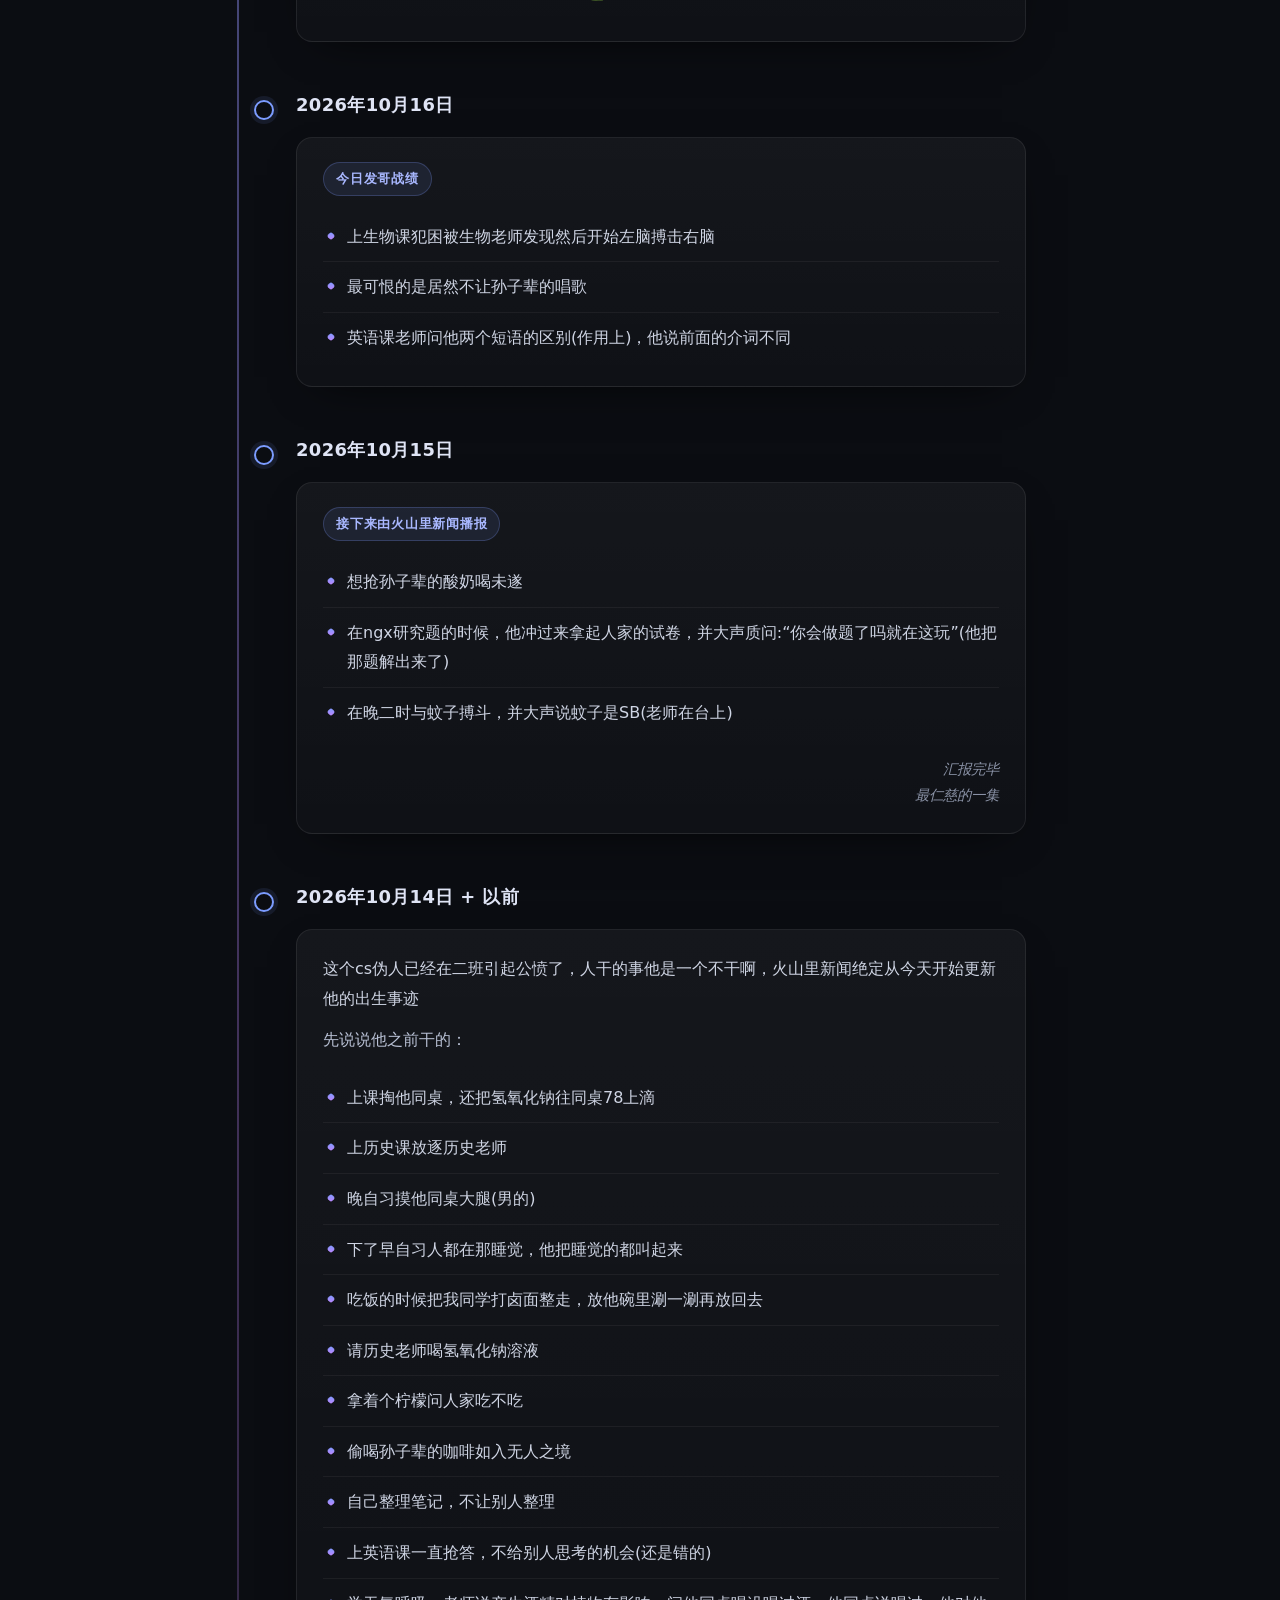
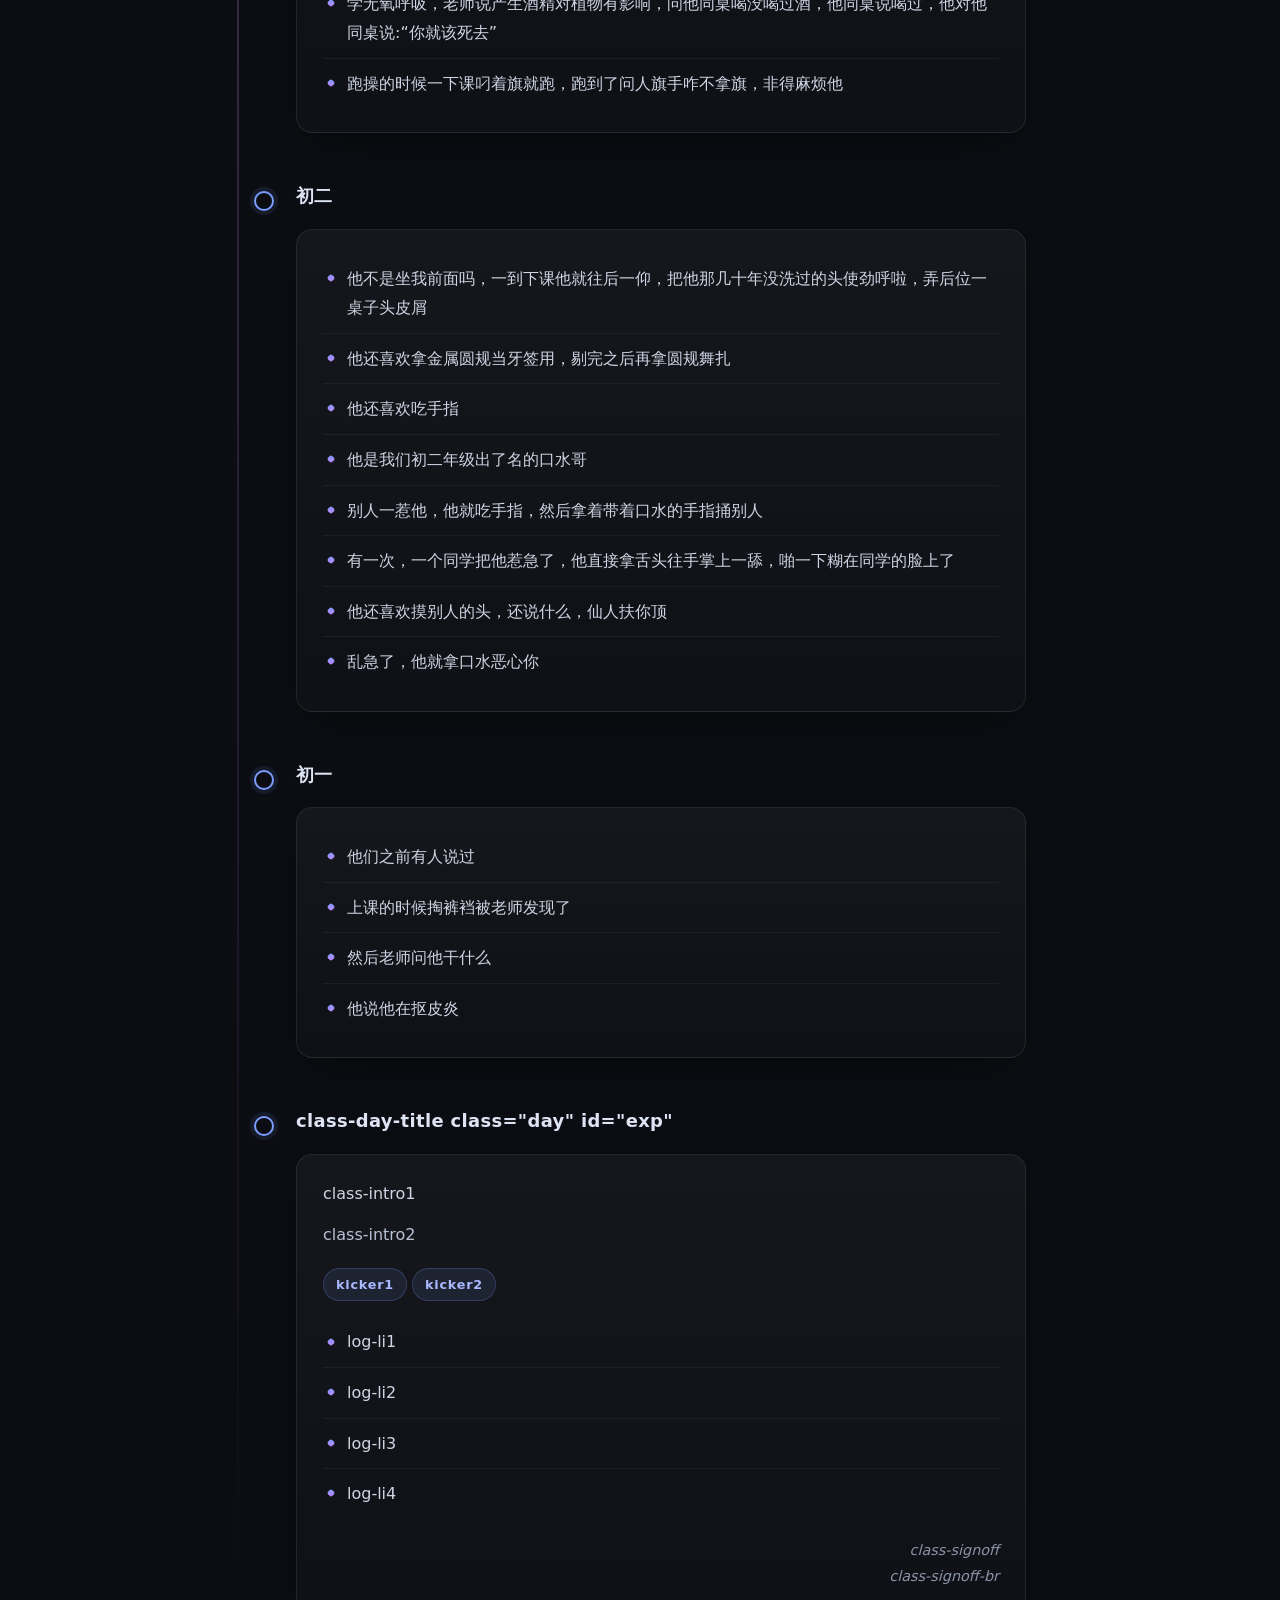
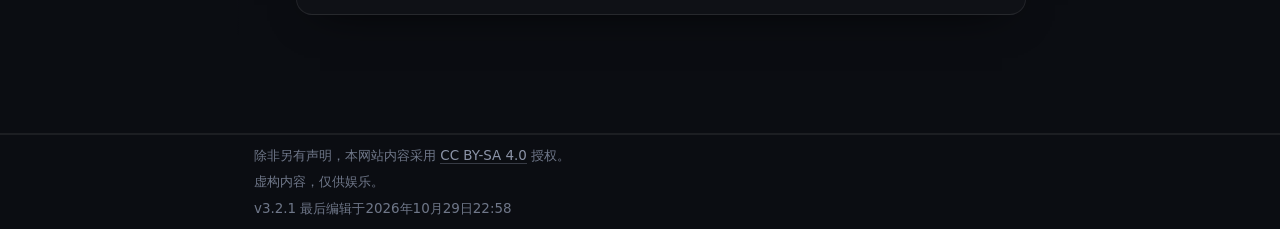
<file: wr/index.html>
<!DOCTYPE html>
<html lang="zh-CN">
<head>
<meta charset="utf-8">
<meta name="viewport" content="width=device-width, initial-scale=1">
<meta name="theme-color" content="#0b0d12">
<title>外星人日记</title>
<meta name="description" content="外星人想通过监视人类的方式研究人类习性，却殊不知监视到的是伪人。">
<link rel="icon" type="image/png" href="https://muffinscore.github.io/data/backg.png">
<link rel="apple-touch-icon" href="https://muffinscore.github.io/data/backg.png">
<link rel="stylesheet" href="https://muffinscore.github.io/data/style.css">
<noscript><style>.disclaimer-mask{display:none!important}.no-scroll{overflow:auto!important}</style></noscript>
</head>
<body>

<div id="particles-js" aria-hidden="true"></div>

<div class="disclaimer-mask" id="disclaimer-mask" role="dialog" aria-modal="true" aria-labelledby="disclaimer-title">
  <div class="disclaimer-box">
    <h2 class="disclaimer-title" id="disclaimer-title">免责声明</h2>
    <div class="disclaimer-body">
      <p>本页面全部内容为虚构创作，仅供娱乐，不指向、不影射任何真实个人、团体或事件。如有雷同，纯属巧合。</p>
      <p>页面内容不代表任何组织或平台的立场，请勿将其作为事实传播或用于评价他人。</p>
      <p>继续浏览即表示您已理解上述说明。</p>
    </div>
    <p class="disclaimer-hint" id="disclaimer-hint">请阅读以上内容，3 秒后可关闭</p>
    <button type="button" class="disclaimer-btn" id="disclaimer-btn" disabled>关闭（3）</button>
  </div>
</div>

<header class="hero">
    <div class="site-header__inner">
    <a class="site-brand" href="#">
      <img src="../data/backg.png" alt="">
      外星人档案库
    </a>

    <div class="site-actions">
      <a class="btn btn-danger" href="../jb/">举报</a>
      <a class="btn btn-primary" href="../">返回</a>
    </div>
  </div>
  <div class="wrap">
    <p class="eyebrow">虚构内容，仅供娱乐。如有雷同，纯属巧合。<a href="https://muffinscore.github.io/mz/">免责声明</a></p>
    <h1>外星人监视记录</h1>
    <p class="jth">"w哎x应r嗯'ji安是i'jilu"</p>
    <h4>外星人想通过监视人类的方式研究人类习性，却殊不知监视到的是伪人。</h4>
    <p class="jth">"w哎x应r嗯'xi昂't哦g无'ji安是i'r嗯l欸i'de'f昂是i'y安j有'r嗯l欸i'xix应'，q月'是ubu中i'ji安是i'd奥'de'是i'w欸r嗯"</p>
    <p class="lede">       目录</p>
    <nav class="toc" aria-label="目录">
      
      <a href="#d1024">10 月 24 日</a>
      <a href="#d1019">10 月 19 日</a>
      <a href="#d1018">10 月 18 日</a>
      <a href="#d1017">10 月 17 日</a>
      <a href="#d1016">10 月 16 日</a>
      <a href="#d1015">10 月 15 日</a>
      <a href="#d1014">10 月 14 日及以前</a>
      <a href="#grade8">初二</a>
      <a href="#grade7">初一</a>

      <a href="#exp">示例块</a>
    </nav>
  </div>
</header>

<main class="wrap timeline">
  <section class="day" id="d1024">
    <h2 class="day-title">2026年10月24日</h2>
    <article class="card">
      <p class="kicker">收敛了</p>
      <ul class="log">
        <li>大声喊同桌收音</li>
        <li>使劲拍别人，别人说疼，他说我给你按摩呢</li>
        <li>数学每日十分钟题问班里写完没，大家说不会让他讲，他说他在写英语</li>
      </ul>
    </article>
  </section>

  <section class="day" id="d1019">
    <h2 class="day-title">2026年10月19日</h2>
    <article class="card">
      <ul class="log">
        <li>体育课等别人跳远跳过去玩蛋宰派对</li>
        <li>英语老师讲seek过去式是sought他干哕</li>
        <li>他还说要和同桌殉情，掐他同桌</li>
        <li>数学答题卡不写名，课代表问是谁的还不说话</li>
        <li>上课cos威龙喷气(声音比大炮响)</li>
      </ul>
      <p class="signoff">还以为二中打过来了</p>
    </article>
  </section>

  <section class="day" id="d1018">
    <h2 class="day-title">2026年10月18日</h2>
    <article class="card">
      <p class="kicker">这都不敢往母星发</p>
      <ul class="log">
        <li>上课弹同桌那啥</li>
        <li>问班里一个同学是不是喜欢萝莉，然后问如果让它同桌变成萝莉，会不会超市他</li>
        <li>他今天过来搂着同学，还问他写完了吗，人家不愿理他</li>
        <li>他常用的那个手势像跳舞的小浣熊🤮</li>
      </ul>
    </article>
  </section>

  <section class="day" id="d1016">
    <h2 class="day-title">2026年10月16日</h2>
    <article class="card">
      <p class="kicker">今日发哥战绩</p>
      <ul class="log">
        <li>上生物课犯困被生物老师发现然后开始左脑搏击右脑</li>
        <li>最可恨的是居然不让孙子辈的唱歌</li>
        <li>英语课老师问他两个短语的区别(作用上)，他说前面的介词不同</li>
      </ul>
    </article>
  </section>

  <section class="day" id="d1015">
    <h2 class="day-title">2026年10月15日</h2>
    <article class="card">
      <p class="kicker">接下来由火山里新闻播报</p>
      <ul class="log">
        <li>想抢孙子辈的酸奶喝未遂</li>
        <li>在ngx研究题的时候，他冲过来拿起人家的试卷，并大声质问:“你会做题了吗就在这玩”(他把那题解出来了)</li>
        <li>在晚二时与蚊子搏斗，并大声说蚊子是SB(老师在台上)</li>
      </ul>
      <p class="signoff">汇报完毕<br>最仁慈的一集</p>
    </article>
  </section>

  <section class="day" id="d1014">
    <h2 class="day-title">2026年10月14日 + 以前</h2>
    <article class="card">
      <div class="intro">
        <p>这个cs伪人已经在二班引起公愤了，人干的事他是一个不干啊，火山里新闻绝定从今天开始更新他的出生事迹</p>
        <p>先说说他之前干的：</p>
      </div>
      <ul class="log">
        <li>上课掏他同桌，还把氢氧化钠往同桌78上滴</li>
        <li>上历史课放逐历史老师</li>
        <li>晚自习摸他同桌大腿(男的)</li>
        <li>下了早自习人都在那睡觉，他把睡觉的都叫起来</li>
        <li>吃饭的时候把我同学打卤面整走，放他碗里涮一涮再放回去</li>
        <li>请历史老师喝氢氧化钠溶液</li>
        <li>拿着个柠檬问人家吃不吃</li>
        <li>偷喝孙子辈的咖啡如入无人之境</li>
        <li>自己整理笔记，不让别人整理</li>
        <li>上英语课一直抢答，不给别人思考的机会(还是错的)</li>
        <li>学无氧呼吸，老师说产生酒精对植物有影响，问他同桌喝没喝过酒，他同桌说喝过，他对他同桌说:“你就该死去”</li>
        <li>跑操的时候一下课叼着旗就跑，跑到了问人旗手咋不拿旗，非得麻烦他</li>
      </ul>
    </article>
  </section>

  <section class="day" id="grade8">
    <h2 class="day-title">初二</h2>
    <article class="card">
      <ul class="log">
        <li>他不是坐我前面吗，一到下课他就往后一仰，把他那几十年没洗过的头使劲呼啦，弄后位一桌子头皮屑</li>
        <li>他还喜欢拿金属圆规当牙签用，剔完之后再拿圆规舞扎</li>
        <li>他还喜欢吃手指</li>
        <li>他是我们初二年级出了名的口水哥</li>
        <li>别人一惹他，他就吃手指，然后拿着带着口水的手指捅别人</li>
        <li>有一次，一个同学把他惹急了，他直接拿舌头往手掌上一舔，啪一下糊在同学的脸上了</li>
        <li>他还喜欢摸别人的头，还说什么，仙人扶你顶</li>
        <li>乱急了，他就拿口水恶心你</li>
      </ul>
    </article>
  </section>

  <section class="day" id="grade7">
    <h2 class="day-title">初一</h2>
    <article class="card">
      <ul class="log">
        <li>他们之前有人说过</li>
        <li>上课的时候掏裤裆被老师发现了</li>
        <li>然后老师问他干什么</li>
        <li>他说他在抠皮炎</li>
      </ul>
    </article>
  </section>

  <section class="day" id="exp">
    <h2 class="day-title">class-day-title class="day" id="exp"</h2>
    <article class="card">
      <div class="intro">
        <p>class-intro1</p>
        <p>class-intro2</p>
      </div>
      <p class="kicker">kicker1</p>
      <p class="kicker">kicker2</p>
      <ul class="log">
        <li>log-li1</li>
        <li>log-li2</li>
        <li>log-li3</li>
        <li>log-li4</li>
      </ul>
      <p class="signoff">class-signoff<br>class-signoff-br</p>
    </article>
  </section>

</main>

<footer>
  <div class="wrap">
    <p>除非另有声明，本网站内容采用 <a href="https://creativecommons.org/licenses/by-sa/4.0/" target="_blank" rel="noopener">CC BY-SA 4.0</a> 授权。</p>
    <p>虚构内容，仅供娱乐。</p>
    <p>v3.2.1 最后编辑于2026年10月29日22:58</p>
  </div>
</footer>

<script>
(function () {
  var mask = document.getElementById('disclaimer-mask');
  if (!mask) return;

  var btn  = document.getElementById('disclaimer-btn');
  var hint = document.getElementById('disclaimer-hint');
  var left = 3;
  var timer = null;

  document.body.classList.add('no-scroll');

  function render() {
    if (left > 0) {
      btn.disabled = true;
      btn.textContent = '关闭（' + left + '）';
      hint.textContent = '请阅读以上内容，' + left + ' 秒后可关闭';
    } else {
      btn.disabled = false;
      btn.textContent = '我知道了';
      hint.textContent = '';
    }
  }

  render();

  timer = setInterval(function () {
    left--;
    if (left <= 0) {
      left = 0;
      clearInterval(timer);
    }
    render();
  }, 1000);

  btn.addEventListener('click', function () {
    if (btn.disabled) return;
    mask.classList.add('is-hidden');
    document.body.classList.remove('no-scroll');
  });
})();
</script>
<script src="https://muffinscore.github.io/data/lz.js"></script>
<script src="https://muffinscore.github.io/data/bg.js"></script>

</body>
</html>
</file>
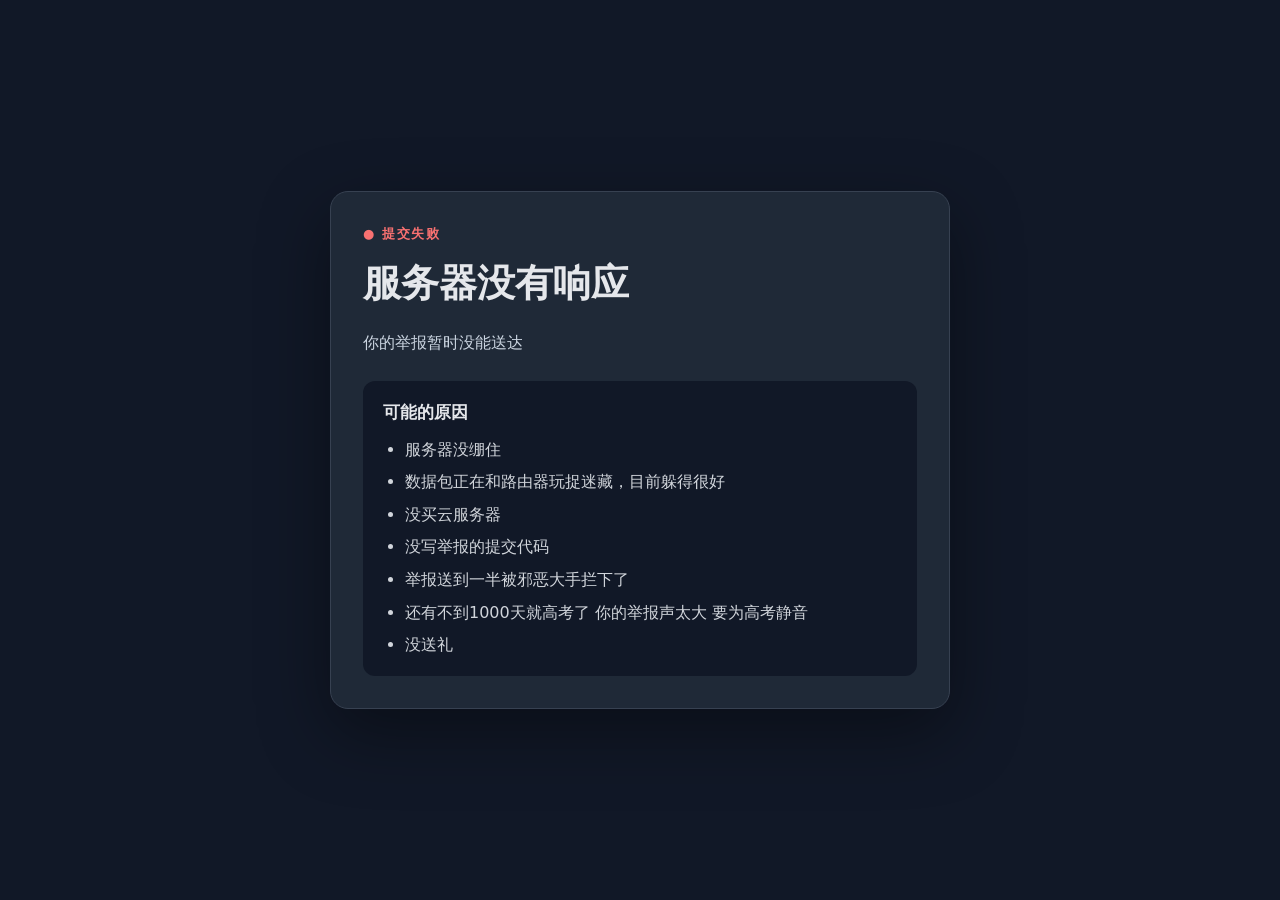
<file: jb/tj.html>
<!doctype html>
<html lang="zh-CN">
<head>
	<meta charset="utf-8">
	<meta name="viewport" content="width=device-width, initial-scale=1">
	<title>提交失败</title>
	<style>
		* { box-sizing: border-box; }
		body { margin: 0; min-height: 100vh; display: grid; place-items: center; padding: 24px; background: #111827; color: #e5e7eb; font: 16px/1.6 system-ui, sans-serif; }
		main { width: min(100%, 620px); padding: 32px; border: 1px solid #374151; border-radius: 18px; background: #1f2937; box-shadow: 0 24px 70px #0006; }
		.status { color: #f87171; font-size: 13px; font-weight: 700; letter-spacing: .12em; }
		h1 { margin: 8px 0; font-size: clamp(26px, 5vw, 38px); }
		.message { color: #cbd5e1; }
		.reasons { margin-top: 26px; padding: 18px 20px; border-radius: 12px; background: #111827; }
		.reasons h2 { margin: 0 0 10px; font-size: 17px; }
		ul { margin: 0; padding-left: 22px; color: #d1d5db; }
		li + li { margin-top: 7px; }
	</style>
</head>
<body>
	<main>
		<div class="status">● 提交失败</div>
		<h1>服务器没有响应</h1>
		<p class="message">你的举报暂时没能送达</p>
		<section class="reasons" aria-labelledby="reasons-title">
			<h2 id="reasons-title">可能的原因</h2>
			<ul>
				<li>服务器没绷住</li>
				<li>数据包正在和路由器玩捉迷藏，目前躲得很好</li>
				<li>没买云服务器</li>
				<li>没写举报的提交代码</li>
				<li>举报送到一半被邪恶大手拦下了</li>
				<li>还有不到1000天就高考了 你的举报声太大 要为高考静音</li>
				<li>没送礼</li>
			</ul>
		</section>
	</main>
</body>
</html>
</file>
<file: data/style.css>
:root{
  --bg:#0b0d12;
  --text:#e6e8ee;
  --body:#cfd5e4;
  --muted:#8b93a7;
  --line:rgba(255,255,255,.08);
  --accent:#7c9cff;
  --accent2:#c084fc;
}

*{box-sizing:border-box}

html{
  scroll-behavior:smooth;
  -webkit-text-size-adjust:100%;
}

body{
  margin:0;
  min-height:100vh;
  color:var(--text);
  font-family:system-ui,-apple-system,"Segoe UI","PingFang SC","Hiragino Sans GB","Microsoft YaHei","Noto Sans SC",sans-serif;
  font-size:16px;
  line-height:1.85;
  -webkit-font-smoothing:antialiased;
  background:
    radial-gradient(900px 620px at 12% -10%, rgba(124,156,255,.16), transparent 65%),
    radial-gradient(820px 600px at 100% 0%, rgba(192,132,252,.13), transparent 60%),
    var(--bg);
  background-attachment:fixed;
}

::selection{background:rgba(124,156,255,.35)}

a{color:var(--accent)}

.wrap{
  max-width:820px;
  margin:0 auto;
  padding:0 24px;
}

/* ---------- 头部 ---------- */
.hero{padding:8px 0 6px}

.eyebrow{
  margin:0 0 18px;
  font-size:.78rem;
  letter-spacing:.2em;
  text-transform:uppercase;
  color:var(--muted);
}

h1{
  margin:0 0 14px;
  font-size:clamp(2.4rem,7vw,3.6rem);
  line-height:1.12;
  letter-spacing:-.02em;
  font-weight:750;
  color:#e8ecff;
  background:linear-gradient(100deg,#e8ecff 8%,#a9b8ff 48%,#d8a8ff 92%);
  -webkit-background-clip:text;
  background-clip:text;
  -webkit-text-fill-color:transparent;
}

.lede{
  margin:0;
  color:var(--muted);
  font-size:.98rem;
}

.toc{
  display:flex;
  flex-wrap:wrap;
  gap:8px;
  margin-top:30px;
}

.toc a{
  display:inline-block;
  padding:7px 14px;
  border-radius:999px;
  font-size:.85rem;
  text-decoration:none;
  color:#b8c0d4;
  border:1px solid var(--line);
  background:rgba(255,255,255,.03);
  transition:color .2s,border-color .2s,background .2s;
}

.toc a:hover{
  color:#fff;
  border-color:rgba(160,180,255,.5);
  background:rgba(124,156,255,.14);
}

/* ---------- 时间线 ---------- */
.timeline{
  position:relative;
  padding-top:8px;
  padding-bottom:48px;
}

.timeline::before{
  content:"";
  position:absolute;
  left:7px;
  top:22px;
  bottom:60px;
  width:2px;
  border-radius:2px;
  background:linear-gradient(180deg,
    rgba(124,156,255,.55),
    rgba(192,132,252,.30),
    transparent);
}

.day{
  position:relative;
  padding-left:42px;
  margin-bottom:46px;
  scroll-margin-top:24px;
}

.day::before{
  content:"";
  position:absolute;
  left:0;
  top:12px;
  width:16px;
  height:16px;
  border-radius:50%;
  background:var(--bg);
  border:2px solid var(--accent);
  box-shadow:0 0 0 4px rgba(124,156,255,.10);
  transition:box-shadow .25s,border-color .25s;
}

.day:hover::before{
  border-color:var(--accent2);
  box-shadow:0 0 0 6px rgba(192,132,252,.14);
}

.day-title{
  margin:0 0 16px;
  font-size:1.12rem;
  font-weight:650;
  letter-spacing:.02em;
  color:#dfe4f5;
}

/* ---------- 卡片 ---------- */
.card{
  padding:24px 26px;
  border:1px solid var(--line);
  border-radius:16px;
  background:linear-gradient(180deg,rgba(255,255,255,.045),rgba(255,255,255,.018));
  box-shadow:0 14px 44px -24px rgba(0,0,0,.95);
  transition:border-color .25s,transform .25s;
}

.card:hover{
  border-color:rgba(255,255,255,.14);
  transform:translateY(-2px);
}

.kicker{
  display:inline-block;
  margin:0 0 16px;
  padding:4px 12px;
  border-radius:999px;
  font-size:.8rem;
  font-weight:600;
  letter-spacing:.06em;
  color:#a9b8ff;
  background:rgba(124,156,255,.10);
  border:1px solid rgba(124,156,255,.24);
}

.intro p{
  margin:0 0 12px;
  color:var(--body);
}

.intro p:last-child{
  margin-bottom:18px;
  color:#b8c0d4;
}

/* ---------- 条目列表 ---------- */
.log{
  list-style:none;
  margin:0;
  padding:0;
}

.log li{
  position:relative;
  padding:10px 0 10px 24px;
  color:var(--body);
}

.log li + li{
  border-top:1px solid rgba(255,255,255,.05);
}

.log li::before{
  content:"";
  position:absolute;
  left:5px;
  top:1.32em;
  width:6px;
  height:6px;
  border-radius:2px;
  background:linear-gradient(135deg,var(--accent),var(--accent2));
  transform:rotate(45deg);
}

.signoff{
  margin:18px 0 0;
  text-align:right;
  font-size:.9rem;
  font-style:italic;
  color:var(--muted);
}

/* ---------- 页脚 ---------- */
footer{
  margin-top:24px;
  padding:0px 0 0px;
  border-top:2px solid rgba(255,255,255,.07);
  font-size:.84rem;
  line-height:1;
  color:#6f7789;
}

footer a{
  color:var(--muted);
  text-decoration:none;
  border-bottom:1px solid rgba(139,147,167,.35);
}

footer a:hover{color:#b8c0d4}

/* ---------- 响应式 ---------- */
@media (max-width:640px){
  .wrap{padding:0 20px}
  .hero{padding:5px 0 2px}
  .timeline::before{left:5px}
  .day{padding-left:32px;margin-bottom:38px}
  .day::before{width:12px;height:12px;top:13px}
  .card{padding:20px 18px;border-radius:14px}
  .log li{padding-left:20px}
}

@media (prefers-reduced-motion:reduce){
  html{scroll-behavior:auto}
  *{transition:none!important}
}

/* ---------- 免责声明弹窗（新增） ---------- */
.no-scroll{overflow:hidden}

.disclaimer-mask{
  position:fixed;
  inset:0;
  z-index:1000;
  display:flex;
  align-items:center;
  justify-content:center;
  padding:24px;
  background:rgba(5,7,12,.74);
  -webkit-backdrop-filter:blur(6px);
  backdrop-filter:blur(6px);
  transition:opacity .3s ease,visibility .3s ease;
}

.disclaimer-mask.is-hidden{
  opacity:0;
  visibility:hidden;
  pointer-events:none;
}

.disclaimer-box{
  width:min(100%,520px);
  max-height:calc(100vh - 48px);
  overflow-y:auto;
  padding:28px 28px 24px;
  border:1px solid rgba(255,255,255,.10);
  border-radius:18px;
  background:linear-gradient(180deg,rgba(30,34,48,.97),rgba(16,19,28,.99));
  box-shadow:0 30px 80px -30px rgba(0,0,0,.95);
  animation:disclaimer-in .32s ease both;
}

@keyframes disclaimer-in{
  from{opacity:0;transform:translateY(14px) scale(.98)}
  to{opacity:1;transform:none}
}

.disclaimer-title{
  margin:0 0 14px;
  font-size:1.18rem;
  font-weight:650;
  letter-spacing:.02em;
  color:#dfe4f5;
}

.disclaimer-body p{
  margin:0 0 10px;
  font-size:.92rem;
  line-height:1.8;
  color:var(--body);
}

.disclaimer-body p:last-child{margin-bottom:0}

.disclaimer-hint{
  min-height:1.2em;
  margin:16px 0 0;
  font-size:.8rem;
  color:var(--muted);
  text-align:right;
}

.disclaimer-btn{
  display:block;
  width:100%;
  margin-top:10px;
  padding:12px 18px;
  border-radius:12px;
  border:1px solid rgba(124,156,255,.35);
  background:rgba(124,156,255,.14);
  color:#dfe6ff;
  font:inherit;
  font-size:.94rem;
  font-weight:600;
  cursor:pointer;
  transition:background .2s,border-color .2s,opacity .2s;
}

.disclaimer-btn:hover:not(:disabled){
  background:rgba(124,156,255,.26);
  border-color:rgba(124,156,255,.6);
}

.disclaimer-btn:disabled{
  opacity:.45;
  cursor:not-allowed;
}

@media (max-width:640px){
  .disclaimer-mask{padding:16px}
  .disclaimer-box{padding:22px 18px 18px;border-radius:14px}
}
/* ---------- 粒子背景 ---------- */
#particles-js{
  position:fixed;
  inset:0;
  z-index:0;
  pointer-events:none;
}

#particles-js canvas{
  display:block;
  width:100%!important;
  height:100%!important;
}

.hero,
.timeline,
footer{
  position:relative;
  z-index:1;
}
/* ==========================================================================
   组件库
   ========================================================================== */

:root{
  --surface-0:rgba(255,255,255,.03);
  --surface-1:rgba(255,255,255,.05);
  --surface-2:rgba(255,255,255,.08);
  --border:rgba(255,255,255,.10);
  --border-strong:rgba(255,255,255,.18);
  --ok:#4ade80;
  --warn:#fbbf24;
  --danger:#f87171;
  --radius:14px;
  --radius-sm:10px;
  --radius-pill:999px;
  --shadow-sm:0 8px 24px -16px rgba(0,0,0,.85);
  --shadow-md:0 18px 48px -26px rgba(0,0,0,.95);
  --header-h:64px;
  --mono:ui-monospace,SFMono-Regular,Menlo,Consolas,"Liberation Mono","Courier New",monospace;
}

/* 普通内容容器：放在粒子背景之上 */
.page{
  position:relative;
  z-index:1;
  padding-top:32px;
  padding-bottom:8px;
}

/* --------------------------------------------------------------------------
   顶部导航：默认跟随滚动（sticky）
   加 .site-header--fixed 改为固定在页面顶部，body 会自动补上内边距
   -------------------------------------------------------------------------- */
.site-header{
  position:sticky;
  top:0;
  z-index:50;
  background:rgba(11,13,18,.72);
  -webkit-backdrop-filter:blur(14px) saturate(140%);
  backdrop-filter:blur(14px) saturate(140%);
  border-bottom:1px solid var(--line);
  transition:background .25s ease,box-shadow .25s ease,border-color .25s ease;
}

.site-header.is-scrolled{
  background:rgba(11,13,18,.9);
  border-bottom-color:rgba(255,255,255,.13);
  box-shadow:0 14px 34px -24px rgba(0,0,0,.95);
}

.site-header--fixed{
  position:fixed;
  left:0;
  right:0;
  top:0;
}

body.has-fixed-header{
  padding-top:var(--header-h);
}

.site-header__inner{
  display:flex;
  align-items:center;
  flex-wrap:wrap;
  gap:12px 16px;
  max-width:820px;
  margin:0 auto;
  padding:0 24px;
  min-height:var(--header-h);
}

.site-brand{
  display:inline-flex;
  align-items:center;
  gap:9px;
  font-size:.96rem;
  font-weight:650;
  color:#e8ecff;
  text-decoration:none;
  white-space:nowrap;
}

.site-brand img{
  width:24px;
  height:24px;
  border-radius:7px;
  object-fit:cover;
}

.site-nav{
  display:flex;
  align-items:center;
  flex-wrap:wrap;
  gap:4px;
}

.site-nav a{
  display:inline-block;
  padding:7px 11px;
  border-radius:9px;
  font-size:.88rem;
  color:#b8c0d4;
  text-decoration:none;
  transition:color .2s,background .2s;
}

.site-nav a:hover{
  color:#fff;
  background:rgba(255,255,255,.07);
}

.site-nav a.is-active{
  color:#fff;
  background:rgba(124,156,255,.16);
}

.site-actions{
  display:flex;
  align-items:center;
  gap:8px;
  margin-left:auto;
}

/* --------------------------------------------------------------------------
   按钮
   -------------------------------------------------------------------------- */
.btn{
  --btn-bg:var(--surface-2);
  --btn-border:var(--border);
  --btn-fg:#e6e8ee;
  display:inline-flex;
  align-items:center;
  justify-content:center;
  gap:7px;
  padding:9px 16px;
  border-radius:var(--radius-sm);
  border:1px solid var(--btn-border);
  background:var(--btn-bg);
  color:var(--btn-fg);
  font:inherit;
  font-size:.92rem;
  font-weight:600;
  line-height:1.4;
  text-decoration:none;
  white-space:nowrap;
  cursor:pointer;
  user-select:none;
  transition:background .2s,border-color .2s,color .2s,box-shadow .2s,transform .12s;
}

.btn:hover:not(:disabled):not([aria-disabled="true"]){
  border-color:var(--border-strong);
  box-shadow:inset 0 0 0 100px rgba(255,255,255,.06);
}

.btn:active:not(:disabled):not([aria-disabled="true"]){
  transform:translateY(1px);
}

.btn:focus-visible{
  outline:2px solid var(--accent);
  outline-offset:2px;
}

.btn:disabled,
.btn[aria-disabled="true"]{
  opacity:.45;
  cursor:not-allowed;
}

.btn-primary{
  --btn-bg:rgba(124,156,255,.16);
  --btn-border:rgba(124,156,255,.42);
  --btn-fg:#dfe6ff;
}

.btn-primary:hover:not(:disabled):not([aria-disabled="true"]){
  border-color:rgba(124,156,255,.7);
  box-shadow:inset 0 0 0 100px rgba(124,156,255,.14);
}

.btn-accent{
  --btn-bg:linear-gradient(135deg,#6d8dff,#a879ff);
  --btn-border:transparent;
  --btn-fg:#fff;
}

.btn-accent:hover:not(:disabled):not([aria-disabled="true"]){
  border-color:transparent;
  box-shadow:inset 0 0 0 100px rgba(255,255,255,.10);
}

.btn-ghost{
  --btn-bg:transparent;
  --btn-border:transparent;
  --btn-fg:#b8c0d4;
}

.btn-ghost:hover:not(:disabled):not([aria-disabled="true"]){
  border-color:transparent;
  color:#fff;
  box-shadow:inset 0 0 0 100px rgba(255,255,255,.07);
}

.btn-outline{
  --btn-bg:transparent;
  --btn-border:var(--border-strong);
  --btn-fg:#dfe4f5;
}

.btn-danger{
  --btn-bg:rgba(248,113,113,.14);
  --btn-border:rgba(248,113,113,.4);
  --btn-fg:#fecaca;
}

.btn-danger:hover:not(:disabled):not([aria-disabled="true"]){
  border-color:rgba(248,113,113,.7);
  box-shadow:inset 0 0 0 100px rgba(248,113,113,.12);
}

.btn-success{
  --btn-bg:rgba(74,222,128,.13);
  --btn-border:rgba(74,222,128,.38);
  --btn-fg:#bbf7d0;
}

.btn-success:hover:not(:disabled):not([aria-disabled="true"]){
  border-color:rgba(74,222,128,.7);
  box-shadow:inset 0 0 0 100px rgba(74,222,128,.12);
}

.btn-sm{padding:5px 11px;font-size:.82rem;border-radius:8px}
.btn-lg{padding:12px 22px;font-size:1rem;border-radius:12px}
.btn-block{display:flex;width:100%}
.btn-group{display:inline-flex;flex-wrap:wrap;gap:8px}

/* --------------------------------------------------------------------------
   徽章 / 标签
   -------------------------------------------------------------------------- */
.badge{
  display:inline-flex;
  align-items:center;
  gap:6px;
  padding:3px 10px;
  border-radius:var(--radius-pill);
  border:1px solid var(--border);
  background:var(--surface-0);
  color:#b8c0d4;
  font-size:.76rem;
  font-weight:600;
  letter-spacing:.02em;
  line-height:1.6;
  white-space:nowrap;
}

.badge-dot::before{
  content:"";
  width:6px;
  height:6px;
  border-radius:50%;
  background:currentColor;
}

.badge-blue{color:#a9b8ff;background:rgba(124,156,255,.12);border-color:rgba(124,156,255,.30)}
.badge-purple{color:#d8b4fe;background:rgba(192,132,252,.12);border-color:rgba(192,132,252,.30)}
.badge-green{color:#86efac;background:rgba(74,222,128,.12);border-color:rgba(74,222,128,.30)}
.badge-yellow{color:#fcd34d;background:rgba(251,191,36,.12);border-color:rgba(251,191,36,.30)}
.badge-red{color:#fca5a5;background:rgba(248,113,113,.12);border-color:rgba(248,113,113,.30)}

/* --------------------------------------------------------------------------
   提示框
   -------------------------------------------------------------------------- */
.note{
  --note-accent:124,156,255;
  --note-fg:#a9b8ff;
  position:relative;
  margin:16px 0;
  padding:13px 16px 13px 44px;
  border-radius:var(--radius-sm);
  border:1px solid rgba(var(--note-accent),.28);
  background:linear-gradient(180deg,rgba(var(--note-accent),.10),rgba(var(--note-accent),.035));
  color:var(--body);
  font-size:.92rem;
  line-height:1.75;
}

.note::before{
  content:"i";
  position:absolute;
  left:14px;
  top:13px;
  width:18px;
  height:18px;
  display:grid;
  place-items:center;
  border-radius:50%;
  background:rgb(var(--note-accent));
  color:#0b0d12;
  font-size:.72rem;
  font-weight:700;
  font-style:normal;
  line-height:1;
}

.note-title{
  margin:0 0 5px;
  font-size:.9rem;
  font-weight:650;
  color:var(--note-fg);
}

.note p{margin:0 0 8px}
.note p:last-child{margin-bottom:0}

.note-warn{--note-accent:251,191,36;--note-fg:#fcd34d}
.note-warn::before{content:"!"}

.note-danger{--note-accent:248,113,113;--note-fg:#fca5a5}
.note-danger::before{content:"×"}

.note-success{--note-accent:74,222,128;--note-fg:#86efac}
.note-success::before{content:"✓"}

/* --------------------------------------------------------------------------
   表格（MediaWiki 风格）
   -------------------------------------------------------------------------- */
.table-wrap{
  margin:16px 0;
  border:1px solid var(--border);
  border-radius:var(--radius-sm);
  overflow:auto;
  -webkit-overflow-scrolling:touch;
}

.wikitable{
  width:100%;
  min-width:420px;
  border-collapse:collapse;
  font-size:.9rem;
}

.wikitable caption{
  caption-side:top;
  padding:10px 14px;
  text-align:left;
  font-size:.84rem;
  color:var(--muted);
}

.wikitable th,
.wikitable td{
  padding:10px 14px;
  text-align:left;
  vertical-align:top;
  border-bottom:1px solid rgba(255,255,255,.06);
  border-right:1px solid rgba(255,255,255,.04);
}

.wikitable th:last-child,
.wikitable td:last-child{border-right:0}

.wikitable thead th{
  background:rgba(255,255,255,.06);
  color:#dfe4f5;
  font-weight:650;
  white-space:nowrap;
  border-bottom-color:rgba(255,255,255,.14);
}

.wikitable tbody tr:nth-child(even){background:rgba(255,255,255,.02)}
.wikitable tbody tr:hover{background:rgba(124,156,255,.07)}
.wikitable tbody tr:last-child td{border-bottom:0}

/* --------------------------------------------------------------------------
   信息框（右浮动）
   -------------------------------------------------------------------------- */
.infobox{
  float:right;
  width:min(100%,300px);
  margin:0 0 18px 22px;
  border:1px solid var(--border);
  border-radius:var(--radius-sm);
  background:var(--surface-0);
  font-size:.86rem;
  overflow:hidden;
}

.infobox-title{
  margin:0;
  padding:10px 14px;
  background:rgba(124,156,255,.14);
  border-bottom:1px solid var(--border);
  color:#dfe6ff;
  font-size:.92rem;
  font-weight:650;
  text-align:center;
}

.infobox-image{display:block;width:100%;height:auto}

.infobox table{width:100%;border-collapse:collapse}

.infobox th,
.infobox td{
  padding:7px 12px;
  text-align:left;
  vertical-align:top;
  border-bottom:1px solid rgba(255,255,255,.05);
}

.infobox th{
  width:36%;
  color:var(--muted);
  font-weight:600;
  white-space:nowrap;
}

.infobox tr:last-child th,
.infobox tr:last-child td{border-bottom:0}

.clearfix::after{
  content:"";
  display:table;
  clear:both;
}

/* --------------------------------------------------------------------------
   代码与键盘键
   -------------------------------------------------------------------------- */
code{
  padding:.15em .42em;
  border-radius:6px;
  border:1px solid rgba(124,156,255,.18);
  background:rgba(124,156,255,.12);
  color:#c7d2fe;
  font-family:var(--mono);
  font-size:.88em;
  word-break:break-word;
}

pre.code-block{
  margin:16px 0;
  padding:16px 18px;
  border:1px solid var(--border);
  border-radius:var(--radius-sm);
  background:rgba(0,0,0,.28);
  color:#cbd5e1;
  font-family:var(--mono);
  font-size:.86rem;
  line-height:1.7;
  overflow:auto;
  -webkit-overflow-scrolling:touch;
}

pre.code-block code{
  padding:0;
  border:0;
  background:none;
  color:inherit;
  font-size:inherit;
}

.kbd{
  display:inline-block;
  min-width:1.6em;
  padding:1px 7px;
  border:1px solid var(--border-strong);
  border-bottom-width:2px;
  border-radius:6px;
  background:rgba(255,255,255,.06);
  color:#dfe4f5;
  font-family:var(--mono);
  font-size:.8em;
  line-height:1.5;
  text-align:center;
}

/* --------------------------------------------------------------------------
   引用与消歧义
   -------------------------------------------------------------------------- */
.blockquote,
.prose blockquote{
  margin:16px 0;
  padding:12px 18px;
  border-left:3px solid rgba(124,156,255,.55);
  border-radius:0 var(--radius-sm) var(--radius-sm) 0;
  background:linear-gradient(90deg,rgba(124,156,255,.08),transparent 60%);
  color:#c3cad9;
  font-style:italic;
}

.blockquote footer,
.prose blockquote footer{
  display:block;
  margin-top:8px;
  font-size:.82rem;
  font-style:normal;
  color:var(--muted);
}

.blockquote footer::before,
.prose blockquote footer::before{content:"— "}

.hatnote{
  margin:14px 0;
  padding:8px 14px;
  border-left:3px solid rgba(255,255,255,.16);
  border-radius:0 8px 8px 0;
  background:rgba(255,255,255,.03);
  color:var(--muted);
  font-size:.86rem;
  font-style:italic;
}

.hatnote a{color:var(--accent)}

/* --------------------------------------------------------------------------
   目录框
   -------------------------------------------------------------------------- */
.tocbox{
  display:inline-block;
  min-width:min(100%,280px);
  margin:18px 0;
  padding:14px 20px 14px 16px;
  border:1px solid var(--border);
  border-radius:var(--radius-sm);
  background:var(--surface-0);
  font-size:.88rem;
}

.tocbox-title{
  margin:0 0 8px;
  color:#dfe4f5;
  font-size:.9rem;
  font-weight:650;
  text-align:center;
}

.tocbox ol{
  margin:0;
  padding-left:1.4em;
  color:#b8c0d4;
}

.tocbox li{margin:3px 0}

.tocbox a{
  color:#b8c0d4;
  text-decoration:none;
  border-bottom:1px solid transparent;
}

.tocbox a:hover{
  color:#fff;
  border-bottom-color:rgba(124,156,255,.5);
}

.tocbox ol ol{
  padding-left:1.2em;
  font-size:.94em;
}

/* --------------------------------------------------------------------------
   网格
   -------------------------------------------------------------------------- */
.grid{display:grid;gap:16px}
.grid-2{grid-template-columns:repeat(2,minmax(0,1fr))}
.grid-3{grid-template-columns:repeat(3,minmax(0,1fr))}
.grid-auto{grid-template-columns:repeat(auto-fill,minmax(220px,1fr))}

/* --------------------------------------------------------------------------
   分割线
   -------------------------------------------------------------------------- */
.divider{
  height:1px;
  margin:28px 0;
  border:0;
  background:linear-gradient(90deg,transparent,rgba(255,255,255,.14),transparent);
}

.divider-text{
  display:flex;
  align-items:center;
  gap:14px;
  margin:28px 0;
  color:var(--muted);
  font-size:.82rem;
}

.divider-text::before,
.divider-text::after{
  content:"";
  flex:1;
  height:1px;
  background:linear-gradient(90deg,transparent,rgba(255,255,255,.14),transparent);
}

/* --------------------------------------------------------------------------
   折叠块
   -------------------------------------------------------------------------- */
.details{
  margin:14px 0;
  border:1px solid var(--border);
  border-radius:var(--radius-sm);
  background:var(--surface-0);
  overflow:hidden;
}

.details > summary{
  padding:11px 16px;
  color:#dfe4f5;
  font-size:.92rem;
  font-weight:600;
  list-style:none;
  cursor:pointer;
  user-select:none;
  transition:background .2s;
}

.details > summary::-webkit-details-marker{display:none}

.details > summary::before{
  content:"▸";
  display:inline-block;
  margin-right:10px;
  color:var(--muted);
  transition:transform .2s;
}

.details[open] > summary::before{transform:rotate(90deg)}

.details > summary:hover{background:rgba(255,255,255,.05)}

.details-body{
  padding:4px 16px 14px;
  border-top:1px solid rgba(255,255,255,.06);
  color:var(--body);
  font-size:.92rem;
}

/* --------------------------------------------------------------------------
   进度条
   -------------------------------------------------------------------------- */
.progress{
  height:8px;
  border-radius:var(--radius-pill);
  background:rgba(255,255,255,.08);
  overflow:hidden;
}

.progress-bar{
  height:100%;
  border-radius:inherit;
  background:linear-gradient(90deg,var(--accent),var(--accent2));
  transition:width .4s ease;
}

/* --------------------------------------------------------------------------
   分页
   -------------------------------------------------------------------------- */
.pagination{
  display:flex;
  flex-wrap:wrap;
  gap:6px;
  margin:18px 0;
}

.pagination a,
.pagination span{
  display:inline-flex;
  align-items:center;
  justify-content:center;
  min-width:36px;
  height:36px;
  padding:0 10px;
  border:1px solid var(--border);
  border-radius:9px;
  background:var(--surface-0);
  color:#b8c0d4;
  font-size:.88rem;
  text-decoration:none;
}

.pagination a:hover{
  color:#fff;
  border-color:var(--border-strong);
  background:rgba(255,255,255,.06);
}

.pagination .is-current{
  color:#fff;
  background:rgba(124,156,255,.18);
  border-color:rgba(124,156,255,.45);
}

.pagination .is-disabled{
  opacity:.4;
  pointer-events:none;
}

/* --------------------------------------------------------------------------
   表单
   -------------------------------------------------------------------------- */
.field{
  display:flex;
  flex-direction:column;
  gap:6px;
  max-width:420px;
  margin:14px 0;
}

.field label{
  color:#c3cad9;
  font-size:.86rem;
  font-weight:600;
}

.input,
.select,
.textarea{
  width:100%;
  padding:9px 12px;
  border:1px solid var(--border);
  border-radius:var(--radius-sm);
  background:rgba(0,0,0,.22);
  color:var(--text);
  font:inherit;
  font-size:.92rem;
  transition:border-color .2s,box-shadow .2s,background .2s;
}

.input::placeholder,
.textarea::placeholder{color:#6f7789}

.input:focus,
.select:focus,
.textarea:focus{
  outline:none;
  border-color:rgba(124,156,255,.6);
  background:rgba(0,0,0,.3);
  box-shadow:0 0 0 3px rgba(124,156,255,.18);
}

.textarea{
  min-height:96px;
  resize:vertical;
}

.check{
  display:inline-flex;
  align-items:center;
  gap:9px;
  color:var(--body);
  font-size:.9rem;
  cursor:pointer;
  user-select:none;
}

.check input{
  width:16px;
  height:16px;
  accent-color:var(--accent);
  cursor:pointer;
}

/* --------------------------------------------------------------------------
   通用面板 / 卡片
   -------------------------------------------------------------------------- */
.panel{
  padding:18px 20px;
  border:1px solid var(--border);
  border-radius:var(--radius);
  background:var(--surface-1);
  box-shadow:var(--shadow-sm);
}

.panel-title{
  margin:0 0 10px;
  color:#dfe4f5;
  font-size:1rem;
  font-weight:650;
}

/* --------------------------------------------------------------------------
   正文排版（MediaWiki 风格正文）
   -------------------------------------------------------------------------- */
.prose{
  color:var(--body);
  font-size:1rem;
  line-height:1.9;
}

.prose > *:first-child{margin-top:0}
.prose > *:last-child{margin-bottom:0}
.prose p{margin:0 0 1em}

.prose h2,
.prose h3,
.prose h4{
  margin:1.8em 0 .6em;
  color:#e8ecff;
  font-weight:650;
  line-height:1.35;
}

.prose h2{
  padding-bottom:.35em;
  border-bottom:1px solid var(--border);
  font-size:1.32rem;
}

.prose h3{font-size:1.12rem}
.prose h4{color:#dfe4f5;font-size:1rem}

.prose ul,
.prose ol{
  margin:0 0 1em;
  padding-left:1.5em;
}

.prose li{margin:.3em 0}

.prose a{
  color:var(--accent);
  text-decoration:none;
  border-bottom:1px solid rgba(124,156,255,.35);
}

.prose a:hover{border-bottom-color:var(--accent)}

.prose hr{
  height:1px;
  margin:2em 0;
  border:0;
  background:linear-gradient(90deg,transparent,rgba(255,255,255,.14),transparent);
}

.prose img{
  max-width:100%;
  height:auto;
  border-radius:var(--radius-sm);
}

.prose .table-wrap,
.prose pre.code-block{margin:1.2em 0}

/* --------------------------------------------------------------------------
   文字工具类
   -------------------------------------------------------------------------- */
.text-muted{color:var(--muted)}
.text-accent{color:var(--accent)}
.text-sm{font-size:.86rem}
.text-center{text-align:center}
.mono{font-family:var(--mono)}

.link-arrow{
  display:inline-flex;
  align-items:center;
  gap:6px;
  color:var(--accent);
  text-decoration:none;
}

.link-arrow::after{
  content:"→";
  transition:transform .2s;
}

.link-arrow:hover::after{transform:translateX(3px)}

.list-plain{
  list-style:none;
  margin:12px 0;
  padding:0;
}

.list-plain li{
  position:relative;
  padding:7px 0 7px 22px;
  color:var(--body);
}

.list-plain li::before{
  content:"";
  position:absolute;
  left:4px;
  top:1.18em;
  width:6px;
  height:6px;
  border-radius:2px;
  background:linear-gradient(135deg,var(--accent),var(--accent2));
  transform:rotate(45deg);
}

/* --------------------------------------------------------------------------
   站点页脚（覆盖原有 footer 的紧凑行高，不影响原规则）
   -------------------------------------------------------------------------- */
.site-footer{
  margin-top:40px;
  padding:28px 0 56px;
  border-top:1px solid var(--border);
  font-size:.84rem;
  line-height:1.9;
  color:#6f7789;
}

.site-footer a{
  color:var(--muted);
  text-decoration:none;
  border-bottom:1px solid rgba(139,147,167,.35);
}

.site-footer a:hover{color:#b8c0d4}

/* ---------- 外星人倒计时 ---------- */
.countdown{
  display:inline-block;
  margin:18px 0;
  padding:16px 22px;
  border:1px solid var(--border);
  border-radius:var(--radius);
  background:linear-gradient(180deg,rgba(124,156,255,.10),rgba(192,132,252,.04));
  box-shadow:var(--shadow-sm);
}

.countdown-label{
  margin:0 0 6px;
  color:var(--muted);
  font-size:.84rem;
  letter-spacing:.06em;
}

.countdown-value{
  display:flex;
  align-items:baseline;
  flex-wrap:wrap;
  gap:4px 10px;
  margin:0;
  color:#dfe6ff;
  font-size:1rem;
  font-variant-numeric:tabular-nums;
}

.countdown-value b{
  font-size:1.7rem;
  font-weight:700;
  line-height:1.2;
  color:#e8ecff;
  font-variant-numeric:tabular-nums;
}

.countdown-value span{
  margin-right:6px;
  color:var(--muted);
  font-size:.82rem;
}

.countdown-value b:last-of-type{
  color:var(--accent);
}

/* 结束态 */
.countdown.is-over{
  border-color:rgba(74,222,128,.35);
  background:linear-gradient(180deg,rgba(74,222,128,.10),rgba(74,222,128,.03));
}

.countdown.is-over .countdown-label{color:#86efac}

/* 头部紧凑版 */
.countdown--inline{
  display:inline-flex;
  align-items:baseline;
  gap:4px;
  margin:0;
  padding:5px 12px;
  border-radius:var(--radius-pill);
  background:rgba(124,156,255,.12);
  border-color:rgba(124,156,255,.28);
  box-shadow:none;
  font-size:.82rem;
  font-variant-numeric:tabular-nums;
}

.countdown--inline .countdown-label{
  margin:0 4px 0 0;
  font-size:.78rem;
  color:#a9b8ff;
}

.countdown--inline b{
  font-size:.9rem;
  color:#e8ecff;
}

.countdown--inline span{
  margin-right:3px;
  font-size:.74rem;
  color:var(--muted);
}

@media (max-width:640px){
  .countdown{padding:14px 16px}
  .countdown-value b{font-size:1.4rem}
  .countdown--inline{display:none}
}
/* --------------------------------------------------------------------------
   组件库响应
   -------------------------------------------------------------------------- */
@media (max-width:640px){
  .site-header__inner{padding:0 20px}
  .infobox{float:none;width:100%;margin:0 0 18px}
  .grid-2,
  .grid-3{grid-template-columns:1fr}
  .btn{padding:9px 14px}
  .prose h2{font-size:1.2rem}
}

@font-face {
  font-family: 'zt'; 
  src: url('../data/fo.otf') format('opentype')
}
.jt {
  font-family: 'zt'; 
}
.jth {
  font-family: 'zt';
}
</file>
